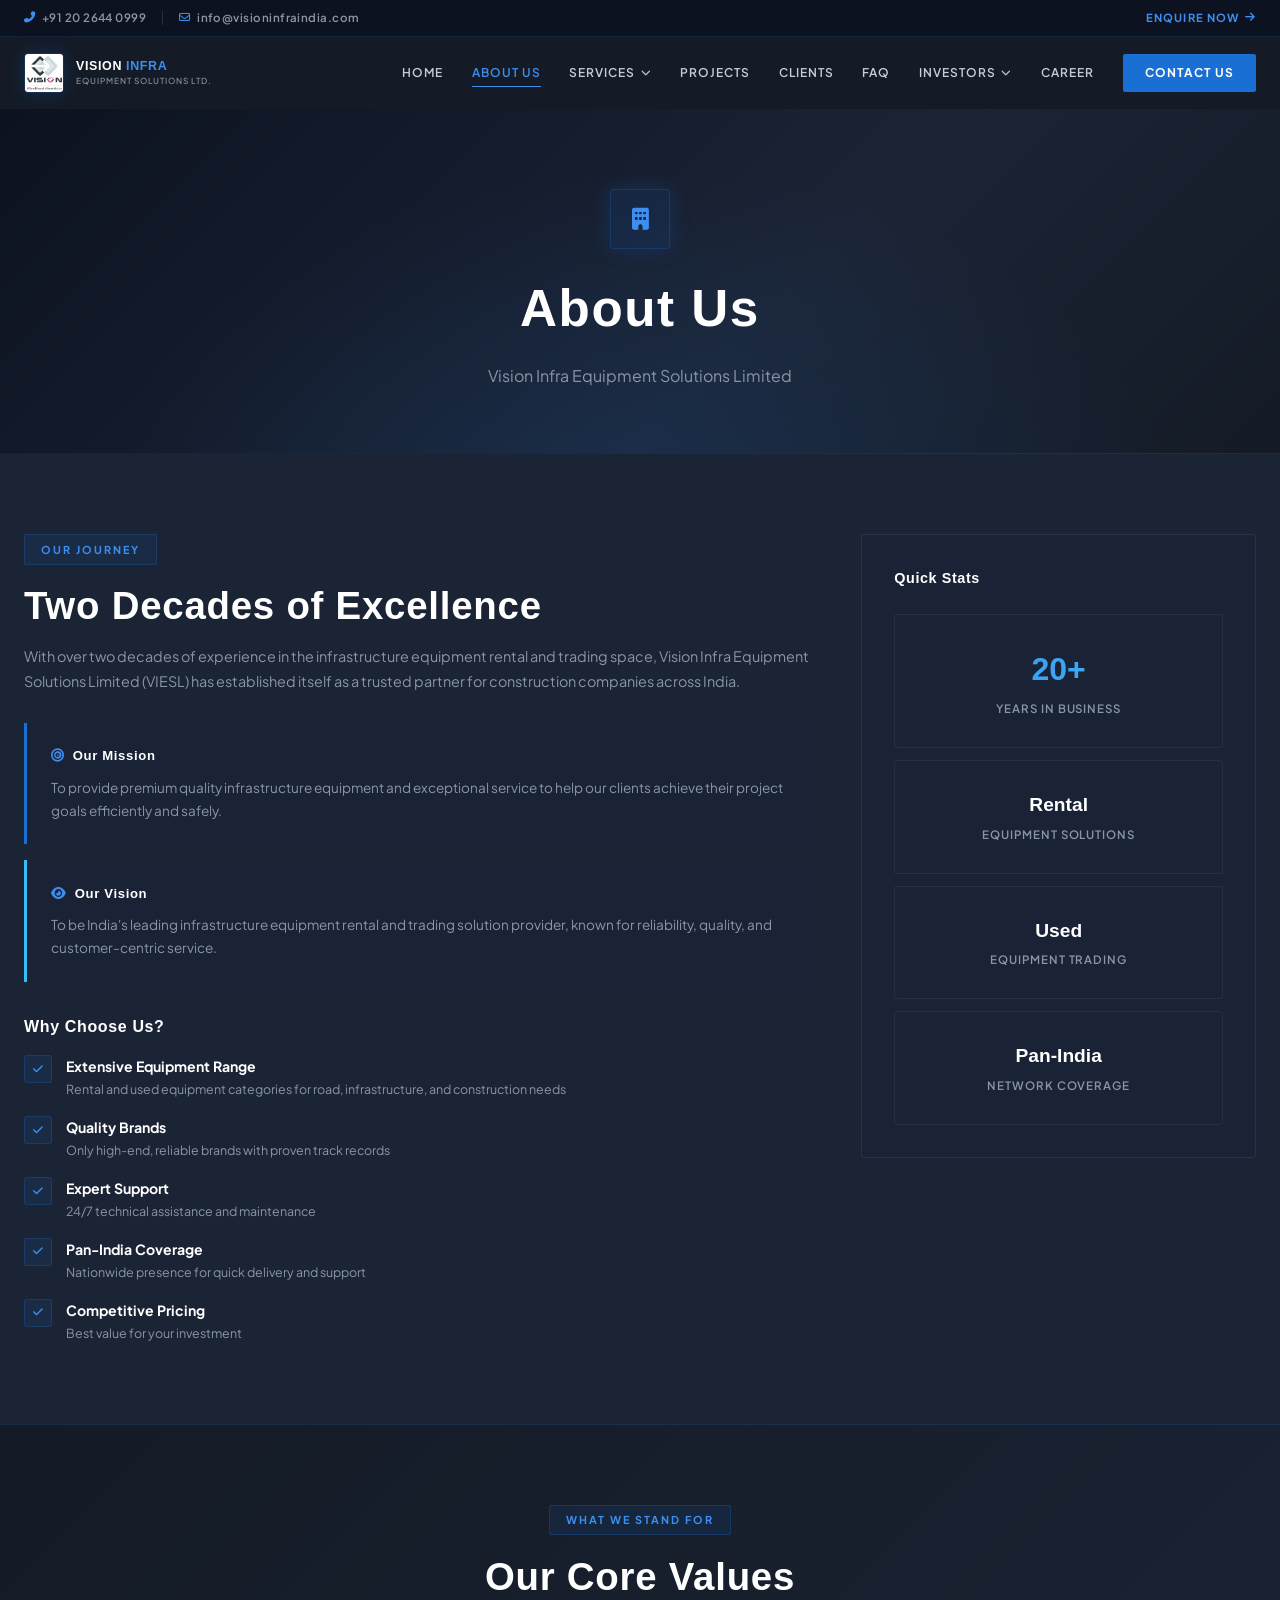
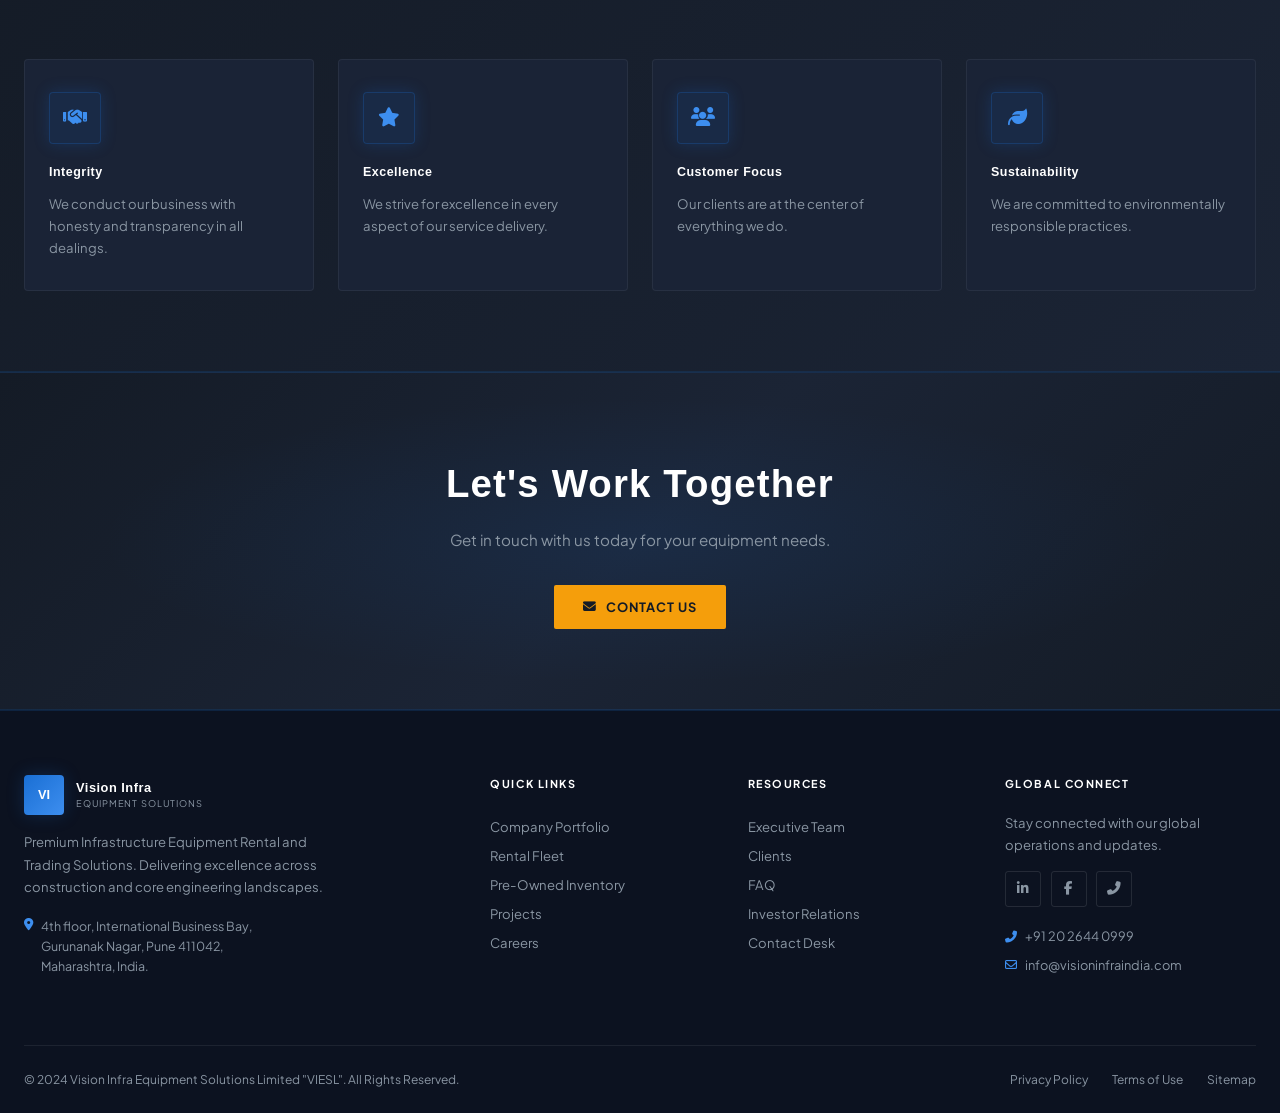
<file: about-us.html>
﻿<!DOCTYPE html>
<html lang="en">
<head>
  <meta charset="UTF-8" />
  <meta name="viewport" content="width=device-width, initial-scale=1.0" />
  <meta name="description" content="Vision Infra Equipment Solutions Limited provides premium infrastructure equipment rental, used equipment trading, and project support across India." />
  <title>About Us | Vision Infra Equipment Solutions</title>
  <link rel="preconnect" href="https://fonts.googleapis.com" />
  <link rel="preconnect" href="https://fonts.gstatic.com" crossorigin />
  <link href="https://fonts.googleapis.com/css2?family=Syncopate:wght@400;700&family=Plus+Jakarta+Sans:wght@300;400;500;600;700;800&display=swap" rel="stylesheet" />
  <link rel="stylesheet" href="https://cdnjs.cloudflare.com/ajax/libs/font-awesome/6.4.0/css/all.min.css" />
  <link rel="stylesheet" href="style.css" />
</head>
<body>
  <a class="skip-link" href="#main-content">Skip to main content</a>
  <div id="util-bar">
    <div class="container">
      <div class="util-inner">
        <div class="util-links">
          <a href="tel:+912026440999"><i class="fas fa-phone-alt"></i>+91 20 2644 0999</a>
          <span class="util-sep"></span>
          <a href="mailto:info@visioninfraindia.com"><i class="far fa-envelope"></i>info@visioninfraindia.com</a>
        </div>
        <a href="contact.html" class="util-cta">Enquire Now <i class="fas fa-arrow-right ms-1"></i></a>
      </div>
    </div>
  </div>
  <nav id="navbar">
    <div class="container">
      <div class="nav-inner">
        <a class="brand" href="index.html">
          <div class="brand-logo-wrap"><img src="images/logo.jpeg" alt="Vision Infra logo"></div>
          <div class="brand-text"><span class="brand-main">VISION <span>INFRA</span></span><span class="brand-sub">Equipment Solutions LTD.</span></div>
        </a>
        <div class="nav-links">
          <a class="nav-link" href="index.html">Home</a>
          <a class="nav-link" href="about-us.html">About Us</a>
          <div class="nav-dropdown">
            <a class="nav-link dropdown-toggle" href="services.html">Services <i class="fas fa-chevron-down caret" style="font-size:.6rem"></i></a>
            <div class="dropdown-menu">
              <a class="dropdown-item" href="services.html#rental"><i class="fas fa-calendar-alt"></i>Rental Equipments</a>
              <a class="dropdown-item" href="services.html#used"><i class="fas fa-box"></i>Used Equipments</a>
            </div>
          </div>
          <a class="nav-link" href="projects.html">Projects</a>
          <a class="nav-link" href="clients.html">Clients</a>
          <a class="nav-link" href="faq.html">FAQ</a>
          <div class="nav-dropdown">
            <a class="nav-link dropdown-toggle" href="investor.html">Investors <i class="fas fa-chevron-down caret" style="font-size:.6rem"></i></a>
            <div class="dropdown-menu">
              <a class="dropdown-item" href="investor.html"><i class="fas fa-chart-pie"></i>Investment Overview</a>
              <div class="dropdown-divider"></div>
              <a class="dropdown-item" href="investor.html#reports"><i class="fas fa-file-pdf"></i>Financial Reports</a>
              <a class="dropdown-item" href="investor.html#governance"><i class="fas fa-shield-alt"></i>Corporate Governance</a>
              <a class="dropdown-item" href="mailto:cs@visioninfraindia.com"><i class="fas fa-envelope"></i>Investor Contact</a>
            </div>
          </div>
          <a class="nav-link" href="career.html">Career</a>
          <a class="nav-cta-btn" href="contact.html">Contact Us</a>
        </div>
        <button class="nav-toggle" id="nav-toggle" aria-label="Menu" aria-expanded="false"><span class="bar"></span><span class="bar"></span><span class="bar"></span></button>
      </div>
      <nav class="nav-mobile" id="nav-mobile">
        <a class="nav-link" href="index.html">Home</a>
        <a class="nav-link" href="about-us.html">About Us</a>
        <a class="nav-link" href="services.html">Services</a>
        <a class="nav-link" href="services.html#rental">Rental Equipments</a>
        <a class="nav-link" href="services.html#used">Used Equipments</a>
        <a class="nav-link" href="projects.html">Projects</a>
        <a class="nav-link" href="clients.html">Clients</a>
        <a class="nav-link" href="faq.html">FAQ</a>
        <a class="nav-link" href="team.html">Team</a>
        <a class="nav-link" href="investor.html">Investor Relations</a>
        <a class="nav-link" href="career.html">Career</a>
        <a class="nav-cta-btn w-100" href="contact.html">Contact Us</a>
      </nav>
    </div>
  </nav>
  <main id="main-content"><div class="page active">
      <div class="page-banner">
        <div class="container">
          <div class="banner-icon"><i class="fas fa-building"></i></div>
          <h1>About Us</h1>
          <p class="lead">Vision Infra Equipment Solutions Limited</p>
        </div>
      </div>

      <section class="py-5 bg-off">
        <div class="container">
          <div class="row cols-2-1" style="align-items:start;gap:48px">
            <div>
              <div class="reveal">
                <div class="section-tag">Our Journey</div>
                <h2 class="section-title">Two Decades of Excellence</h2>
                <p class="text-muted" style="line-height:1.75;margin-bottom:28px;font-size:.9rem">With over two decades of experience in the infrastructure equipment rental and trading space, Vision Infra Equipment Solutions Limited (VIESL) has established itself as a trusted partner for construction companies across India.</p>
              </div>
              <div class="mv-block mission reveal">
                <h3><i class="fas fa-bullseye"></i>Our Mission</h3>
                <p>To provide premium quality infrastructure equipment and exceptional service to help our clients achieve their project goals efficiently and safely.</p>
              </div>
              <div class="mv-block vision reveal">
                <h3><i class="fas fa-eye"></i>Our Vision</h3>
                <p>To be India's leading infrastructure equipment rental and trading solution provider, known for reliability, quality, and customer-centric service.</p>
              </div>
              <h3 class="reveal" style="font-family:var(--ff-head);font-size:1rem;font-weight:700;color:var(--white);margin:32px 0 16px;letter-spacing:.04em">Why Choose Us?</h3>
              <ul class="bene-list reveal">
                <li><div class="bene-icon"><i class="fas fa-check"></i></div><div class="bene-txt"><strong>Extensive Equipment Range</strong><span>Rental and used equipment categories for road, infrastructure, and construction needs</span></div></li>
                <li><div class="bene-icon"><i class="fas fa-check"></i></div><div class="bene-txt"><strong>Quality Brands</strong><span>Only high-end, reliable brands with proven track records</span></div></li>
                <li><div class="bene-icon"><i class="fas fa-check"></i></div><div class="bene-txt"><strong>Expert Support</strong><span>24/7 technical assistance and maintenance</span></div></li>
                <li><div class="bene-icon"><i class="fas fa-check"></i></div><div class="bene-txt"><strong>Pan-India Coverage</strong><span>Nationwide presence for quick delivery and support</span></div></li>
                <li><div class="bene-icon"><i class="fas fa-check"></i></div><div class="bene-txt"><strong>Competitive Pricing</strong><span>Best value for your investment</span></div></li>
              </ul>
            </div>
            <div class="reveal d2">
              <div class="vi-form">
                <h5>Quick Stats</h5>
                <div style="display:grid;gap:12px">
                  <div class="stat-card"><div class="stat-num">20+</div><div class="stat-lbl">Years in Business</div></div>
                  <div class="stat-card"><div class="stat-num" style="font-size:1.2rem;background:none;-webkit-text-fill-color:var(--white)">Rental</div><div class="stat-lbl">Equipment Solutions</div></div>
                  <div class="stat-card"><div class="stat-num" style="font-size:1.2rem;background:none;-webkit-text-fill-color:var(--white)">Used</div><div class="stat-lbl">Equipment Trading</div></div>
                  <div class="stat-card"><div class="stat-num" style="font-size:1.2rem;background:none;-webkit-text-fill-color:var(--white)">Pan-India</div><div class="stat-lbl">Network Coverage</div></div>
                </div>
              </div>
            </div>
          </div>
        </div>
      </section>

      <section class="py-5 bg-gradient-blue">
        <div class="container">
          <div class="text-center mb-60 reveal">
            <div class="section-tag">What We Stand For</div>
            <h2 class="section-title">Our Core Values</h2>
          </div>
          <div class="row cols-4">
            <div class="reveal d1"><div class="feature-box"><div class="feature-icon"><i class="fas fa-handshake"></i></div><h5>Integrity</h5><p>We conduct our business with honesty and transparency in all dealings.</p></div></div>
            <div class="reveal d2"><div class="feature-box"><div class="feature-icon"><i class="fas fa-star"></i></div><h5>Excellence</h5><p>We strive for excellence in every aspect of our service delivery.</p></div></div>
            <div class="reveal d3"><div class="feature-box"><div class="feature-icon"><i class="fas fa-users"></i></div><h5>Customer Focus</h5><p>Our clients are at the center of everything we do.</p></div></div>
            <div class="reveal d4"><div class="feature-box"><div class="feature-icon"><i class="fas fa-leaf"></i></div><h5>Sustainability</h5><p>We are committed to environmentally responsible practices.</p></div></div>
          </div>
        </div>
      </section>

      <section class="vi-cta">
        <div class="container reveal">
          <h2>Let's Work Together</h2>
          <p class="sub">Get in touch with us today for your equipment needs.</p>
          <button class="btn-amber" onclick="window.location.href='contact.html'"><i class="fas fa-envelope"></i>Contact Us</button>
        </div>
      </section>
    </div>

    <!-- â”€â”€ CAREER â”€â”€â”€â”€â”€â”€â”€â”€â”€â”€â”€â”€â”€â”€â”€â”€â”€â”€â”€â”€â”€â”€â”€â”€â”€â”€â”€â”€â”€â”€â”€â”€â”€â”€â”€â”€â”€â”€â”€â”€â”€â”€â”€â”€â”€â”€â”€â”€â”€â”€â”€â”€â”€â”€â”€ -->
  </main>
  <footer>
    <div class="container footer-grid">
      <div class="footer-layout">
        <div>
          <div class="footer-brand-lockup"><div class="footer-brand-mark">VI</div><div><div class="footer-brand-name">Vision Infra</div><div class="footer-brand-sub">Equipment Solutions</div></div></div>
          <p class="footer-desc">Premium Infrastructure Equipment Rental and Trading Solutions. Delivering excellence across construction and core engineering landscapes.</p>
          <address class="footer-addr" style="font-style:normal"><i class="fas fa-map-marker-alt"></i><span>4th floor, International Business Bay,<br />Gurunanak Nagar, Pune 411042,<br />Maharashtra, India.</span></address>
        </div>
        <div><div class="footer-col-title">Quick Links</div><div class="footer-links" style="display:flex;flex-direction:column"><a href="about-us.html">Company Portfolio</a><a href="services.html#rental">Rental Fleet</a><a href="services.html#used">Pre-Owned Inventory</a><a href="projects.html">Projects</a><a href="career.html">Careers</a></div></div>
        <div><div class="footer-col-title">Resources</div><div class="footer-links" style="display:flex;flex-direction:column"><a href="team.html">Executive Team</a><a href="clients.html">Clients</a><a href="faq.html">FAQ</a><a href="investor.html">Investor Relations</a><a href="contact.html">Contact Desk</a></div></div>
        <div><div class="footer-col-title">Global Connect</div><p style="font-size:.82rem;color:var(--silver);margin-bottom:16px;line-height:1.65">Stay connected with our global operations and updates.</p><div class="footer-socials"><a class="footer-soc" href="#" aria-label="LinkedIn"><i class="fab fa-linkedin-in"></i></a><a class="footer-soc" href="#" aria-label="Facebook"><i class="fab fa-facebook-f"></i></a><a class="footer-soc" href="tel:+912026440999" aria-label="Phone"><i class="fas fa-phone-alt"></i></a></div><div class="footer-contact"><div class="footer-contact-line"><i class="fas fa-phone-alt"></i><span>+91 20 2644 0999</span></div><div class="footer-contact-line"><i class="far fa-envelope"></i><a href="mailto:info@visioninfraindia.com">info@visioninfraindia.com</a></div></div></div>
      </div>
    </div>
    <div class="footer-legal"><div class="container"><div class="inner"><p class="copy">&copy; 2024 Vision Infra Equipment Solutions Limited "VIESL". All Rights Reserved.</p><nav class="legal-links"><a href="#">Privacy Policy</a><a href="#">Terms of Use</a><a href="index.html">Sitemap</a></nav></div></div></div>
  </footer>
  <script src="script.js"></script>
</body>
</html>
</file>
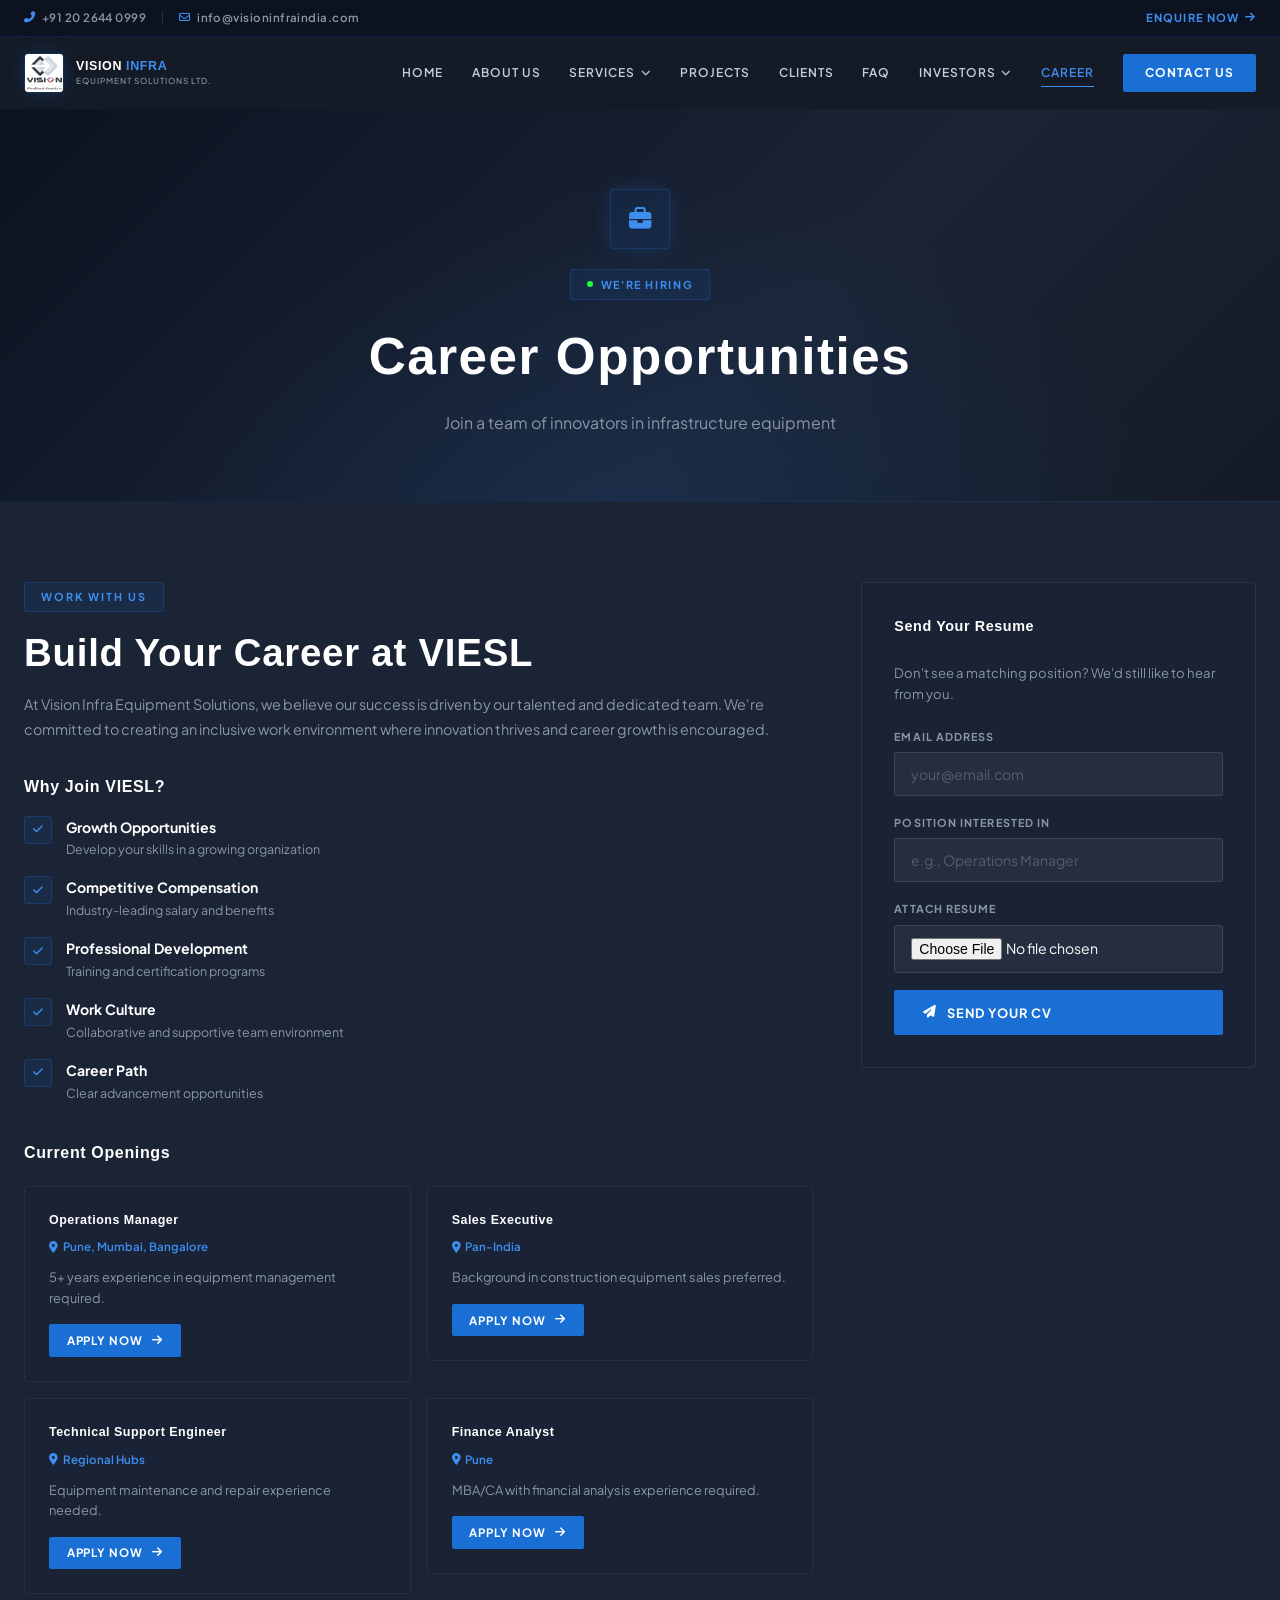
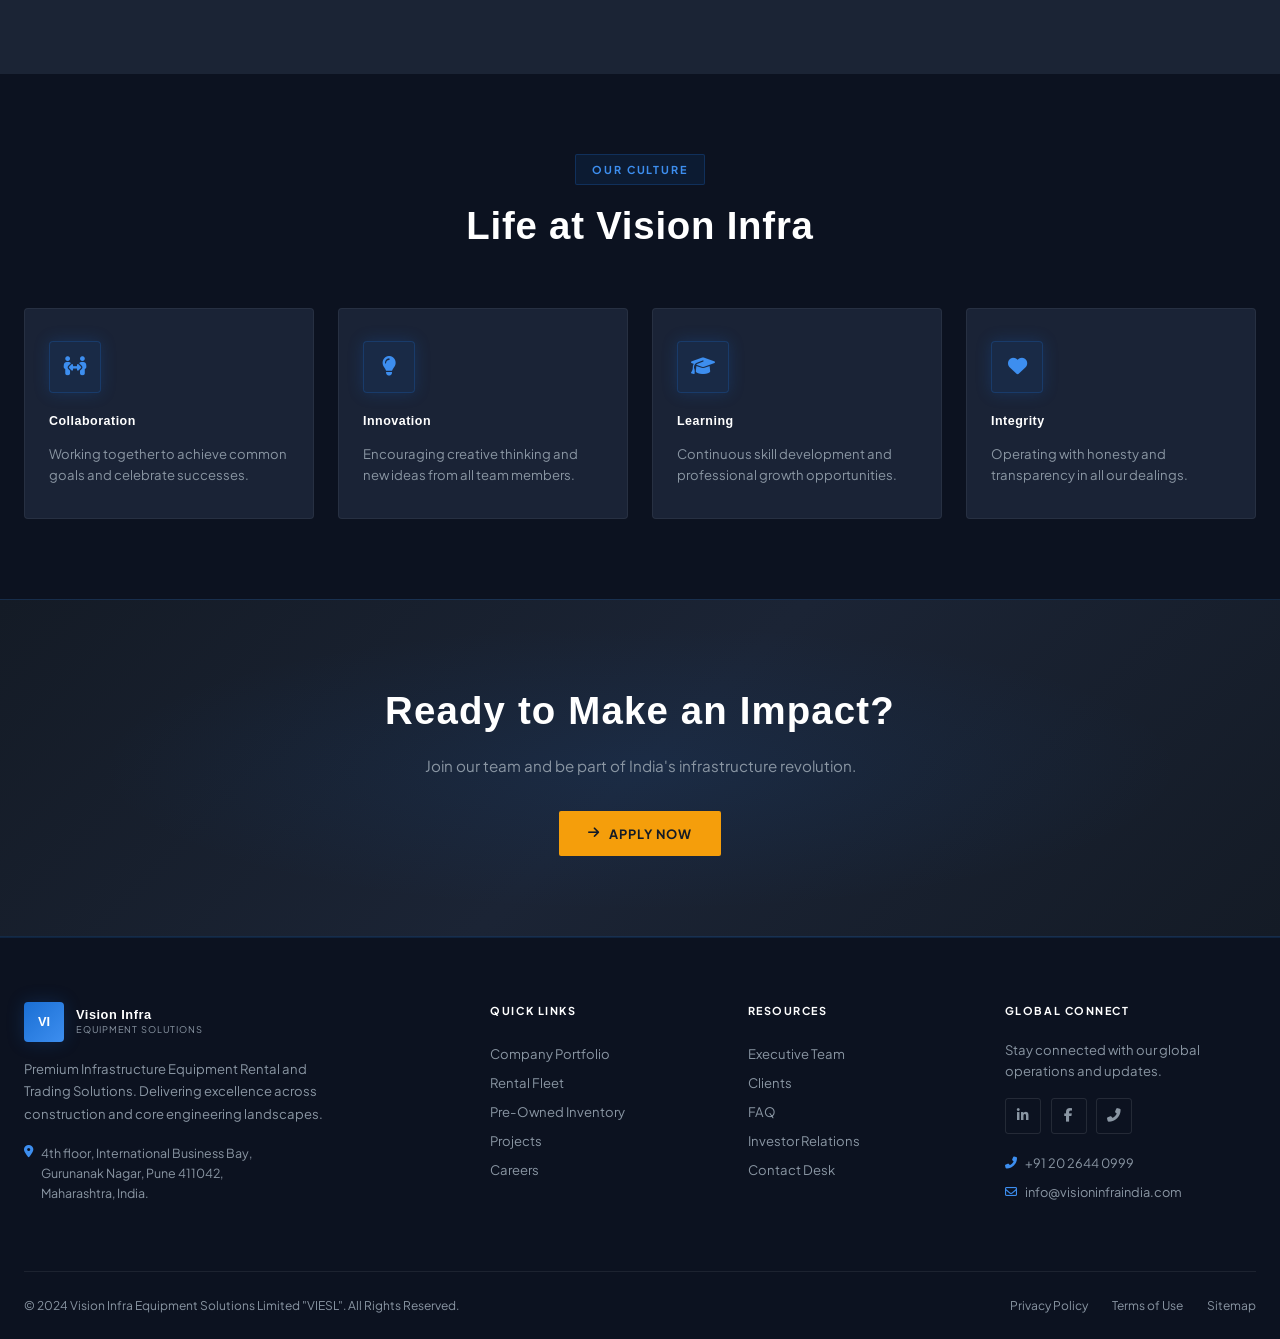
<file: career.html>
﻿<!DOCTYPE html>
<html lang="en">
<head>
  <meta charset="UTF-8" />
  <meta name="viewport" content="width=device-width, initial-scale=1.0" />
  <meta name="description" content="Vision Infra Equipment Solutions Limited provides premium infrastructure equipment rental, used equipment trading, and project support across India." />
  <title>Careers | Vision Infra Equipment Solutions</title>
  <link rel="preconnect" href="https://fonts.googleapis.com" />
  <link rel="preconnect" href="https://fonts.gstatic.com" crossorigin />
  <link href="https://fonts.googleapis.com/css2?family=Syncopate:wght@400;700&family=Plus+Jakarta+Sans:wght@300;400;500;600;700;800&display=swap" rel="stylesheet" />
  <link rel="stylesheet" href="https://cdnjs.cloudflare.com/ajax/libs/font-awesome/6.4.0/css/all.min.css" />
  <link rel="stylesheet" href="style.css" />
</head>
<body>
  <a class="skip-link" href="#main-content">Skip to main content</a>
  <div id="util-bar">
    <div class="container">
      <div class="util-inner">
        <div class="util-links">
          <a href="tel:+912026440999"><i class="fas fa-phone-alt"></i>+91 20 2644 0999</a>
          <span class="util-sep"></span>
          <a href="mailto:info@visioninfraindia.com"><i class="far fa-envelope"></i>info@visioninfraindia.com</a>
        </div>
        <a href="contact.html" class="util-cta">Enquire Now <i class="fas fa-arrow-right ms-1"></i></a>
      </div>
    </div>
  </div>
  <nav id="navbar">
    <div class="container">
      <div class="nav-inner">
        <a class="brand" href="index.html">
          <div class="brand-logo-wrap"><img src="images/logo.jpeg" alt="Vision Infra logo"></div>
          <div class="brand-text"><span class="brand-main">VISION <span>INFRA</span></span><span class="brand-sub">Equipment Solutions LTD.</span></div>
        </a>
        <div class="nav-links">
          <a class="nav-link" href="index.html">Home</a>
          <a class="nav-link" href="about-us.html">About Us</a>
          <div class="nav-dropdown">
            <a class="nav-link dropdown-toggle" href="services.html">Services <i class="fas fa-chevron-down caret" style="font-size:.6rem"></i></a>
            <div class="dropdown-menu">
              <a class="dropdown-item" href="services.html#rental"><i class="fas fa-calendar-alt"></i>Rental Equipments</a>
              <a class="dropdown-item" href="services.html#used"><i class="fas fa-box"></i>Used Equipments</a>
            </div>
          </div>
          <a class="nav-link" href="projects.html">Projects</a>
          <a class="nav-link" href="clients.html">Clients</a>
          <a class="nav-link" href="faq.html">FAQ</a>
          <div class="nav-dropdown">
            <a class="nav-link dropdown-toggle" href="investor.html">Investors <i class="fas fa-chevron-down caret" style="font-size:.6rem"></i></a>
            <div class="dropdown-menu">
              <a class="dropdown-item" href="investor.html"><i class="fas fa-chart-pie"></i>Investment Overview</a>
              <div class="dropdown-divider"></div>
              <a class="dropdown-item" href="investor.html#reports"><i class="fas fa-file-pdf"></i>Financial Reports</a>
              <a class="dropdown-item" href="investor.html#governance"><i class="fas fa-shield-alt"></i>Corporate Governance</a>
              <a class="dropdown-item" href="mailto:cs@visioninfraindia.com"><i class="fas fa-envelope"></i>Investor Contact</a>
            </div>
          </div>
          <a class="nav-link" href="career.html">Career</a>
          <a class="nav-cta-btn" href="contact.html">Contact Us</a>
        </div>
        <button class="nav-toggle" id="nav-toggle" aria-label="Menu" aria-expanded="false"><span class="bar"></span><span class="bar"></span><span class="bar"></span></button>
      </div>
      <nav class="nav-mobile" id="nav-mobile">
        <a class="nav-link" href="index.html">Home</a>
        <a class="nav-link" href="about-us.html">About Us</a>
        <a class="nav-link" href="services.html">Services</a>
        <a class="nav-link" href="services.html#rental">Rental Equipments</a>
        <a class="nav-link" href="services.html#used">Used Equipments</a>
        <a class="nav-link" href="projects.html">Projects</a>
        <a class="nav-link" href="clients.html">Clients</a>
        <a class="nav-link" href="faq.html">FAQ</a>
        <a class="nav-link" href="team.html">Team</a>
        <a class="nav-link" href="investor.html">Investor Relations</a>
        <a class="nav-link" href="career.html">Career</a>
        <a class="nav-cta-btn w-100" href="contact.html">Contact Us</a>
      </nav>
    </div>
  </nav>
  <main id="main-content"><div class="page active">
      <div class="page-banner">
        <div class="container">
          <div class="banner-icon"><i class="fas fa-briefcase"></i></div>
          <div class="banner-badge"><span class="dot"></span>We're Hiring</div>
          <h1>Career Opportunities</h1>
          <p class="lead">Join a team of innovators in infrastructure equipment</p>
        </div>
      </div>

      <section class="py-5 bg-off">
        <div class="container">
          <div class="row cols-2-1" style="align-items:start;gap:48px">
            <div>
              <div class="reveal">
                <div class="section-tag">Work With Us</div>
                <h2 class="section-title">Build Your Career at VIESL</h2>
                <p class="text-muted" style="line-height:1.75;margin-bottom:32px;font-size:.9rem">At Vision Infra Equipment Solutions, we believe our success is driven by our talented and dedicated team. We're committed to creating an inclusive work environment where innovation thrives and career growth is encouraged.</p>
              </div>
              <h3 class="reveal" style="font-family:var(--ff-head);font-size:1rem;font-weight:700;color:var(--white);margin-bottom:16px;letter-spacing:.04em">Why Join VIESL?</h3>
              <ul class="bene-list reveal">
                <li><div class="bene-icon"><i class="fas fa-check"></i></div><div class="bene-txt"><strong>Growth Opportunities</strong><span>Develop your skills in a growing organization</span></div></li>
                <li><div class="bene-icon"><i class="fas fa-check"></i></div><div class="bene-txt"><strong>Competitive Compensation</strong><span>Industry-leading salary and benefits</span></div></li>
                <li><div class="bene-icon"><i class="fas fa-check"></i></div><div class="bene-txt"><strong>Professional Development</strong><span>Training and certification programs</span></div></li>
                <li><div class="bene-icon"><i class="fas fa-check"></i></div><div class="bene-txt"><strong>Work Culture</strong><span>Collaborative and supportive team environment</span></div></li>
                <li><div class="bene-icon"><i class="fas fa-check"></i></div><div class="bene-txt"><strong>Career Path</strong><span>Clear advancement opportunities</span></div></li>
              </ul>
              <h3 class="reveal" style="font-family:var(--ff-head);font-size:1rem;font-weight:700;color:var(--white);margin:36px 0 20px;letter-spacing:.04em">Current Openings</h3>
              <div class="row cols-2 g-3">
                <div class="reveal d1"><div class="job-card"><h5>Operations Manager</h5><div class="job-loc"><i class="fas fa-map-marker-alt"></i>Pune, Mumbai, Bangalore</div><p class="job-desc">5+ years experience in equipment management required.</p><button class="btn-primary btn-sm">Apply Now <i class="fas fa-arrow-right"></i></button></div></div>
                <div class="reveal d2"><div class="job-card"><h5>Sales Executive</h5><div class="job-loc"><i class="fas fa-map-marker-alt"></i>Pan-India</div><p class="job-desc">Background in construction equipment sales preferred.</p><button class="btn-primary btn-sm">Apply Now <i class="fas fa-arrow-right"></i></button></div></div>
                <div class="reveal d3"><div class="job-card"><h5>Technical Support Engineer</h5><div class="job-loc"><i class="fas fa-map-marker-alt"></i>Regional Hubs</div><p class="job-desc">Equipment maintenance and repair experience needed.</p><button class="btn-primary btn-sm">Apply Now <i class="fas fa-arrow-right"></i></button></div></div>
                <div class="reveal d4"><div class="job-card"><h5>Finance Analyst</h5><div class="job-loc"><i class="fas fa-map-marker-alt"></i>Pune</div><p class="job-desc">MBA/CA with financial analysis experience required.</p><button class="btn-primary btn-sm">Apply Now <i class="fas fa-arrow-right"></i></button></div></div>
              </div>
            </div>
            <div class="reveal d2">
              <div class="vi-form">
                <h5>Send Your Resume</h5>
                <p class="text-muted small mb-4" style="line-height:1.6">Don't see a matching position? We'd still like to hear from you.</p>
                <div class="form-group"><label>Email Address</label><input type="email" class="form-control" placeholder="your@email.com" /></div>
                <div class="form-group"><label>Position Interested In</label><input type="text" class="form-control" placeholder="e.g., Operations Manager" /></div>
                <div class="form-group"><label>Attach Resume</label><input type="file" class="form-control" /></div>
                <button class="btn-primary w-100"><i class="fas fa-paper-plane"></i>Send Your CV</button>
              </div>
            </div>
          </div>
        </div>
      </section>

      <section class="py-5 bg-culture">
        <div class="container">
          <div class="text-center mb-60 reveal">
            <div class="section-tag">Our Culture</div>
            <h2 class="section-title">Life at Vision Infra</h2>
          </div>
          <div class="row cols-4">
            <div class="reveal d1"><div class="feature-box"><div class="feature-icon"><i class="fas fa-people-arrows"></i></div><h5>Collaboration</h5><p>Working together to achieve common goals and celebrate successes.</p></div></div>
            <div class="reveal d2"><div class="feature-box"><div class="feature-icon"><i class="fas fa-lightbulb"></i></div><h5>Innovation</h5><p>Encouraging creative thinking and new ideas from all team members.</p></div></div>
            <div class="reveal d3"><div class="feature-box"><div class="feature-icon"><i class="fas fa-graduation-cap"></i></div><h5>Learning</h5><p>Continuous skill development and professional growth opportunities.</p></div></div>
            <div class="reveal d4"><div class="feature-box"><div class="feature-icon"><i class="fas fa-heart"></i></div><h5>Integrity</h5><p>Operating with honesty and transparency in all our dealings.</p></div></div>
          </div>
        </div>
      </section>

      <section class="vi-cta">
        <div class="container reveal">
          <h2>Ready to Make an Impact?</h2>
          <p class="sub">Join our team and be part of India's infrastructure revolution.</p>
          <button class="btn-amber" onclick="window.location.href='contact.html'"><i class="fas fa-arrow-right"></i>Apply Now</button>
        </div>
      </section>
    </div>

    <!-- â”€â”€ CONTACT â”€â”€â”€â”€â”€â”€â”€â”€â”€â”€â”€â”€â”€â”€â”€â”€â”€â”€â”€â”€â”€â”€â”€â”€â”€â”€â”€â”€â”€â”€â”€â”€â”€â”€â”€â”€â”€â”€â”€â”€â”€â”€â”€â”€â”€â”€â”€â”€â”€â”€â”€â”€â”€â”€ -->
  </main>
  <footer>
    <div class="container footer-grid">
      <div class="footer-layout">
        <div>
          <div class="footer-brand-lockup"><div class="footer-brand-mark">VI</div><div><div class="footer-brand-name">Vision Infra</div><div class="footer-brand-sub">Equipment Solutions</div></div></div>
          <p class="footer-desc">Premium Infrastructure Equipment Rental and Trading Solutions. Delivering excellence across construction and core engineering landscapes.</p>
          <address class="footer-addr" style="font-style:normal"><i class="fas fa-map-marker-alt"></i><span>4th floor, International Business Bay,<br />Gurunanak Nagar, Pune 411042,<br />Maharashtra, India.</span></address>
        </div>
        <div><div class="footer-col-title">Quick Links</div><div class="footer-links" style="display:flex;flex-direction:column"><a href="about-us.html">Company Portfolio</a><a href="services.html#rental">Rental Fleet</a><a href="services.html#used">Pre-Owned Inventory</a><a href="projects.html">Projects</a><a href="career.html">Careers</a></div></div>
        <div><div class="footer-col-title">Resources</div><div class="footer-links" style="display:flex;flex-direction:column"><a href="team.html">Executive Team</a><a href="clients.html">Clients</a><a href="faq.html">FAQ</a><a href="investor.html">Investor Relations</a><a href="contact.html">Contact Desk</a></div></div>
        <div><div class="footer-col-title">Global Connect</div><p style="font-size:.82rem;color:var(--silver);margin-bottom:16px;line-height:1.65">Stay connected with our global operations and updates.</p><div class="footer-socials"><a class="footer-soc" href="#" aria-label="LinkedIn"><i class="fab fa-linkedin-in"></i></a><a class="footer-soc" href="#" aria-label="Facebook"><i class="fab fa-facebook-f"></i></a><a class="footer-soc" href="tel:+912026440999" aria-label="Phone"><i class="fas fa-phone-alt"></i></a></div><div class="footer-contact"><div class="footer-contact-line"><i class="fas fa-phone-alt"></i><span>+91 20 2644 0999</span></div><div class="footer-contact-line"><i class="far fa-envelope"></i><a href="mailto:info@visioninfraindia.com">info@visioninfraindia.com</a></div></div></div>
      </div>
    </div>
    <div class="footer-legal"><div class="container"><div class="inner"><p class="copy">&copy; 2024 Vision Infra Equipment Solutions Limited "VIESL". All Rights Reserved.</p><nav class="legal-links"><a href="#">Privacy Policy</a><a href="#">Terms of Use</a><a href="index.html">Sitemap</a></nav></div></div></div>
  </footer>
  <script src="script.js"></script>
</body>
</html>
</file>
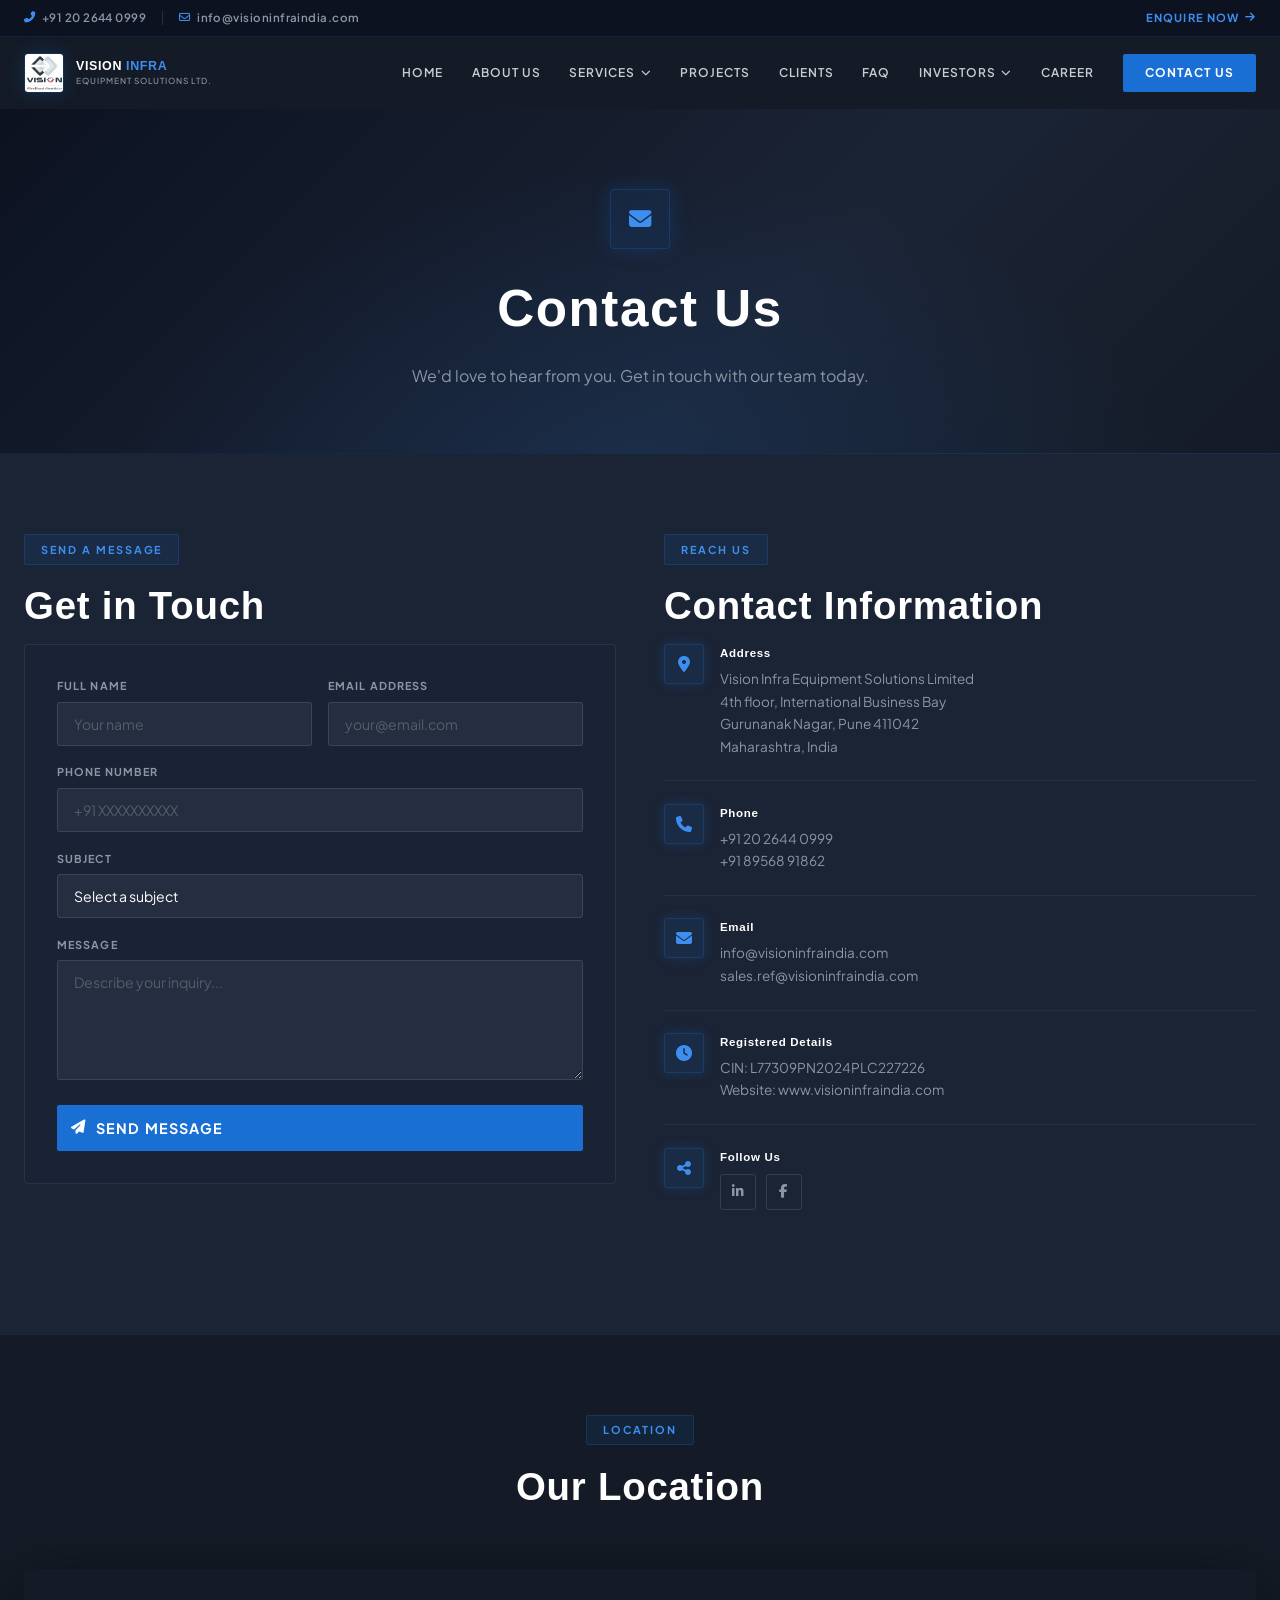
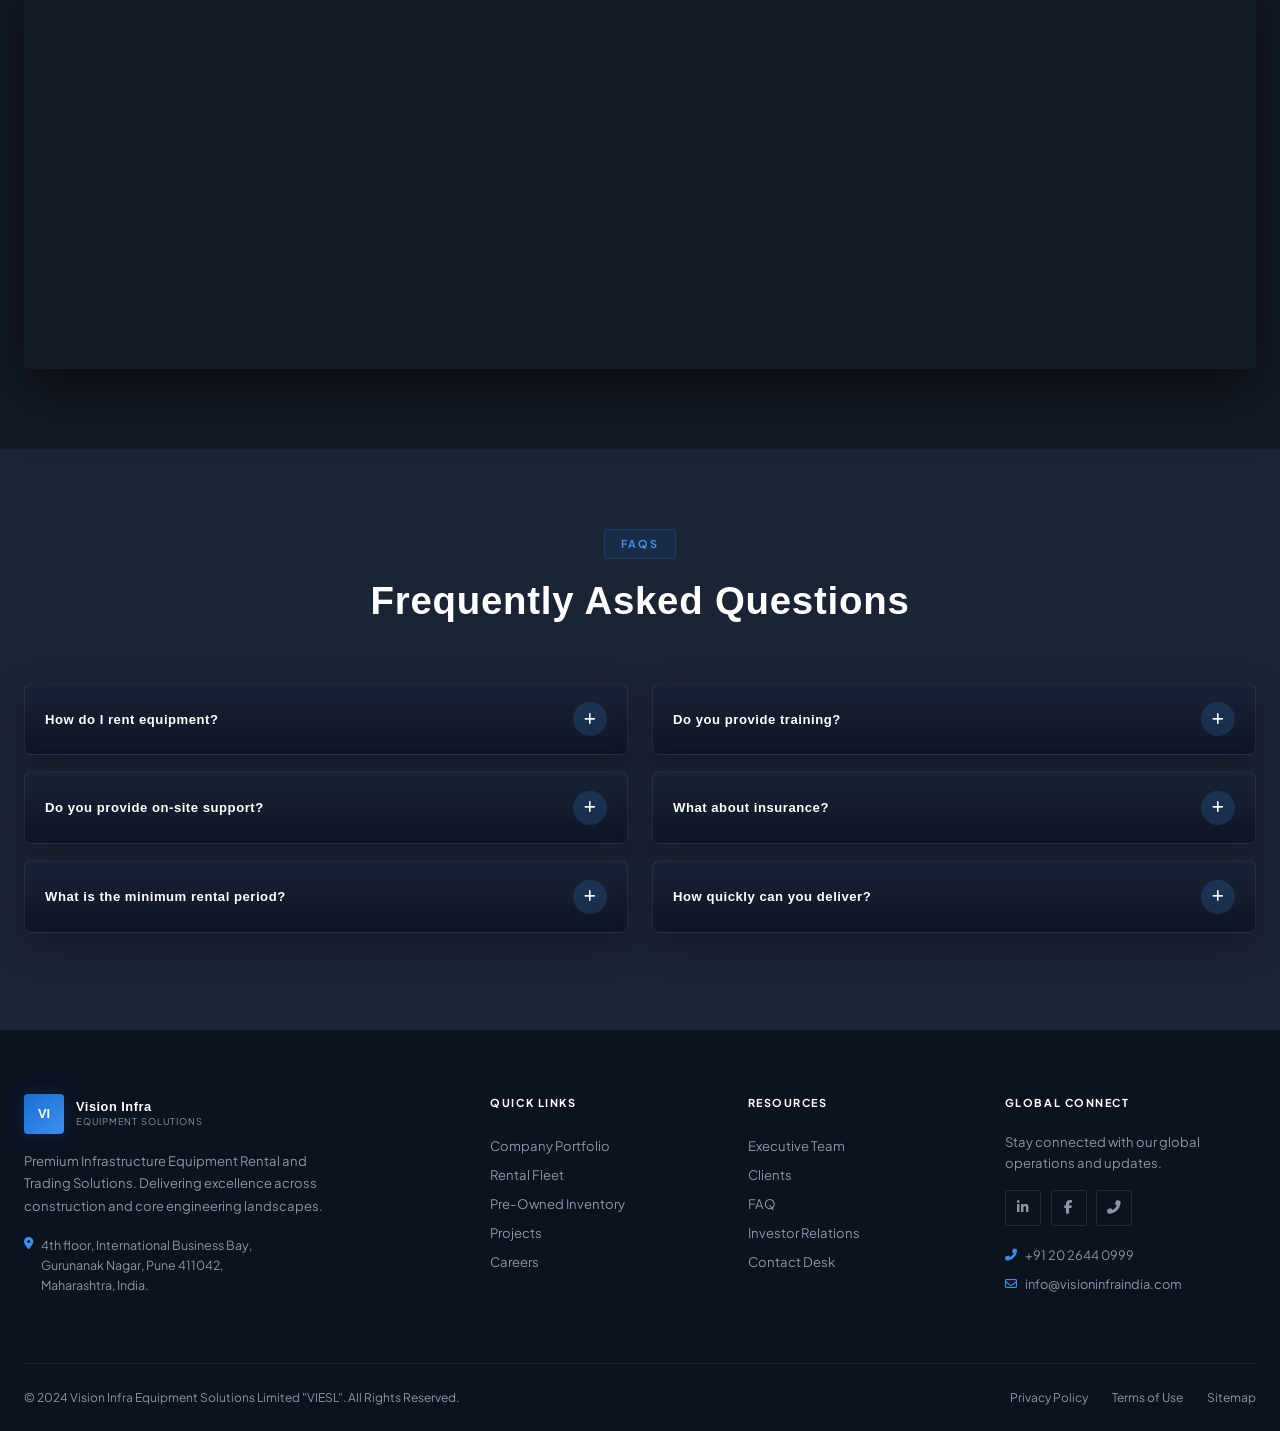
<file: contact.html>
﻿<!DOCTYPE html>
<html lang="en">
<head>
  <meta charset="UTF-8" />
  <meta name="viewport" content="width=device-width, initial-scale=1.0" />
  <meta name="description" content="Vision Infra Equipment Solutions Limited provides premium infrastructure equipment rental, used equipment trading, and project support across India." />
  <title>Contact Us | Vision Infra Equipment Solutions</title>
  <link rel="preconnect" href="https://fonts.googleapis.com" />
  <link rel="preconnect" href="https://fonts.gstatic.com" crossorigin />
  <link href="https://fonts.googleapis.com/css2?family=Syncopate:wght@400;700&family=Plus+Jakarta+Sans:wght@300;400;500;600;700;800&display=swap" rel="stylesheet" />
  <link rel="stylesheet" href="https://cdnjs.cloudflare.com/ajax/libs/font-awesome/6.4.0/css/all.min.css" />
  <link rel="stylesheet" href="style.css" />
</head>
<body>
  <a class="skip-link" href="#main-content">Skip to main content</a>
  <div id="util-bar">
    <div class="container">
      <div class="util-inner">
        <div class="util-links">
          <a href="tel:+912026440999"><i class="fas fa-phone-alt"></i>+91 20 2644 0999</a>
          <span class="util-sep"></span>
          <a href="mailto:info@visioninfraindia.com"><i class="far fa-envelope"></i>info@visioninfraindia.com</a>
        </div>
        <a href="contact.html" class="util-cta">Enquire Now <i class="fas fa-arrow-right ms-1"></i></a>
      </div>
    </div>
  </div>
  <nav id="navbar">
    <div class="container">
      <div class="nav-inner">
        <a class="brand" href="index.html">
          <div class="brand-logo-wrap"><img src="images/logo.jpeg" alt="Vision Infra logo"></div>
          <div class="brand-text"><span class="brand-main">VISION <span>INFRA</span></span><span class="brand-sub">Equipment Solutions LTD.</span></div>
        </a>
        <div class="nav-links">
          <a class="nav-link" href="index.html">Home</a>
          <a class="nav-link" href="about-us.html">About Us</a>
          <div class="nav-dropdown">
            <a class="nav-link dropdown-toggle" href="services.html">Services <i class="fas fa-chevron-down caret" style="font-size:.6rem"></i></a>
            <div class="dropdown-menu">
              <a class="dropdown-item" href="services.html#rental"><i class="fas fa-calendar-alt"></i>Rental Equipments</a>
              <a class="dropdown-item" href="services.html#used"><i class="fas fa-box"></i>Used Equipments</a>
            </div>
          </div>
          <a class="nav-link" href="projects.html">Projects</a>
          <a class="nav-link" href="clients.html">Clients</a>
          <a class="nav-link" href="faq.html">FAQ</a>
          <div class="nav-dropdown">
            <a class="nav-link dropdown-toggle" href="investor.html">Investors <i class="fas fa-chevron-down caret" style="font-size:.6rem"></i></a>
            <div class="dropdown-menu">
              <a class="dropdown-item" href="investor.html"><i class="fas fa-chart-pie"></i>Investment Overview</a>
              <div class="dropdown-divider"></div>
              <a class="dropdown-item" href="investor.html#reports"><i class="fas fa-file-pdf"></i>Financial Reports</a>
              <a class="dropdown-item" href="investor.html#governance"><i class="fas fa-shield-alt"></i>Corporate Governance</a>
              <a class="dropdown-item" href="mailto:cs@visioninfraindia.com"><i class="fas fa-envelope"></i>Investor Contact</a>
            </div>
          </div>
          <a class="nav-link" href="career.html">Career</a>
          <a class="nav-cta-btn" href="contact.html">Contact Us</a>
        </div>
        <button class="nav-toggle" id="nav-toggle" aria-label="Menu" aria-expanded="false"><span class="bar"></span><span class="bar"></span><span class="bar"></span></button>
      </div>
      <nav class="nav-mobile" id="nav-mobile">
        <a class="nav-link" href="index.html">Home</a>
        <a class="nav-link" href="about-us.html">About Us</a>
        <a class="nav-link" href="services.html">Services</a>
        <a class="nav-link" href="services.html#rental">Rental Equipments</a>
        <a class="nav-link" href="services.html#used">Used Equipments</a>
        <a class="nav-link" href="projects.html">Projects</a>
        <a class="nav-link" href="clients.html">Clients</a>
        <a class="nav-link" href="faq.html">FAQ</a>
        <a class="nav-link" href="team.html">Team</a>
        <a class="nav-link" href="investor.html">Investor Relations</a>
        <a class="nav-link" href="career.html">Career</a>
        <a class="nav-cta-btn w-100" href="contact.html">Contact Us</a>
      </nav>
    </div>
  </nav>
  <main id="main-content"><div class="page active">
      <div class="page-banner">
        <div class="container">
          <div class="banner-icon"><i class="fas fa-envelope"></i></div>
          <h1>Contact Us</h1>
          <p class="lead">We'd love to hear from you. Get in touch with our team today.</p>
        </div>
      </div>

      <section class="py-5 bg-off">
        <div class="container">
          <div class="row cols-2" style="align-items:start;gap:48px">
            <div>
              <div class="reveal">
                <div class="section-tag">Send a Message</div>
                <h2 class="section-title">Get in Touch</h2>
              </div>
              <div class="vi-form reveal">
                <div class="row cols-2 g-3">
                  <div class="form-group"><label>Full Name</label><input type="text" class="form-control" placeholder="Your name" /></div>
                  <div class="form-group"><label>Email Address</label><input type="email" class="form-control" placeholder="your@email.com" /></div>
                </div>
                <div class="form-group"><label>Phone Number</label><input type="tel" class="form-control" placeholder="+91 XXXXXXXXXX" /></div>
                <div class="form-group"><label>Subject</label>
                  <select class="form-control">
                    <option>Select a subject</option>
                    <option>Rental Inquiry</option>
                    <option>Purchase Inquiry</option>
                    <option>Technical Support</option>
                    <option>Partnership</option>
                    <option>Other</option>
                  </select>
                </div>
                <div class="form-group"><label>Message</label><textarea class="form-control" rows="5" placeholder="Describe your inquiry..."></textarea></div>
                <button class="btn-primary w-100" style="padding:14px;font-size:.9rem"><i class="fas fa-paper-plane"></i>Send Message</button>
              </div>
            </div>
            <div>
              <div class="reveal">
                <div class="section-tag">Reach Us</div>
                <h2 class="section-title">Contact Information</h2>
              </div>
              <div class="reveal">
                <div class="contact-item"><div class="c-icon"><i class="fas fa-map-marker-alt"></i></div><div class="c-body"><h5>Address</h5><p>Vision Infra Equipment Solutions Limited<br />4th floor, International Business Bay<br />Gurunanak Nagar, Pune 411042<br />Maharashtra, India</p></div></div>
                <div class="contact-item"><div class="c-icon"><i class="fas fa-phone"></i></div><div class="c-body"><h5>Phone</h5><p><a href="tel:+912026440999">+91 20 2644 0999</a><br /><a href="tel:+918956891862">+91 89568 91862</a></p></div></div>
                <div class="contact-item"><div class="c-icon"><i class="fas fa-envelope"></i></div><div class="c-body"><h5>Email</h5><p><a href="mailto:info@visioninfraindia.com">info@visioninfraindia.com</a><br /><a href="mailto:sales.ref@visioninfraindia.com">sales.ref@visioninfraindia.com</a></p></div></div>
                <div class="contact-item"><div class="c-icon"><i class="fas fa-clock"></i></div><div class="c-body"><h5>Registered Details</h5><p>CIN: L77309PN2024PLC227226<br />Website: www.visioninfraindia.com</p></div></div>
                <div class="contact-item"><div class="c-icon"><i class="fas fa-share-alt"></i></div><div class="c-body"><h5>Follow Us</h5><div class="soc-strip"><a class="soc-btn" href="#"><i class="fab fa-linkedin-in"></i></a><a class="soc-btn" href="#"><i class="fab fa-facebook-f"></i></a></div></div></div>
              </div>
            </div>
          </div>
        </div>
      </section>

      <section class="py-5">
        <div class="container">
          <div class="text-center mb-60 reveal">
            <div class="section-tag">Location</div>
            <h2 class="section-title">Our Location</h2>
          </div>
          <div class="detail-img reveal" style="height:400px;overflow:hidden;border-radius:4px">
            <iframe src="https://www.google.com/maps/embed?pb=!1m18!1m12!1m3!1d125.17023887790197!2d73.87326285249192!3d18.504344958100656!2m3!1f51.57405809165476!2f0!3f0!3m2!1i1024!2i768!4f45.108316228718856!3m3!1m2!1s0x3bc2eaa6e5c7e099%3A0xe7320bc63550743a!2sVision%20Infra%20Equipment%20Solutions%20Limited!5e1!3m2!1sen!2sin!4v1779799435134!5m2!1sen!2sin" width="100%" height="400" style="border:0;display:block" allowfullscreen loading="lazy"></iframe>
          </div>
        </div>
      </section>

      <section class="py-5 bg-off">
        <div class="container">
          <div class="text-center mb-60 reveal">
            <div class="section-tag">FAQs</div>
            <h2 class="section-title">Frequently Asked Questions</h2>
          </div>
          <div class="row cols-2">
            <div>
              <div class="faq-item reveal d1"><h5>How do I rent equipment?</h5><p>Contact our sales team with your requirements. We'll provide a quotation and arrange delivery at your site.</p></div>
              <div class="faq-item reveal d2"><h5>Do you provide on-site support?</h5><p>Yes, we provide 24/7 technical support and maintenance for all rented equipment.</p></div>
              <div class="faq-item reveal d3"><h5>What is the minimum rental period?</h5><p>Minimum rental period varies by equipment type. Contact us for specific details.</p></div>
            </div>
            <div>
              <div class="faq-item reveal d1"><h5>Do you provide training?</h5><p>Yes, we can arrange operator training for complex equipment upon request.</p></div>
              <div class="faq-item reveal d2"><h5>What about insurance?</h5><p>Insurance can be arranged through us or you can provide your own coverage.</p></div>
              <div class="faq-item reveal d3"><h5>How quickly can you deliver?</h5><p>We typically deliver within 24â€“48 hours of confirmation based on location.</p></div>
            </div>
          </div>
        </div>
      </section>
    </div>

    <!-- â”€â”€ INVESTOR RELATIONS â”€â”€â”€â”€â”€â”€â”€â”€â”€â”€â”€â”€â”€â”€â”€â”€â”€â”€â”€â”€â”€â”€â”€â”€â”€â”€â”€â”€â”€â”€â”€â”€â”€â”€â”€â”€â”€â”€â”€â”€â”€â”€â”€â”€ -->
  </main>
  <footer>
    <div class="container footer-grid">
      <div class="footer-layout">
        <div>
          <div class="footer-brand-lockup"><div class="footer-brand-mark">VI</div><div><div class="footer-brand-name">Vision Infra</div><div class="footer-brand-sub">Equipment Solutions</div></div></div>
          <p class="footer-desc">Premium Infrastructure Equipment Rental and Trading Solutions. Delivering excellence across construction and core engineering landscapes.</p>
          <address class="footer-addr" style="font-style:normal"><i class="fas fa-map-marker-alt"></i><span>4th floor, International Business Bay,<br />Gurunanak Nagar, Pune 411042,<br />Maharashtra, India.</span></address>
        </div>
        <div><div class="footer-col-title">Quick Links</div><div class="footer-links" style="display:flex;flex-direction:column"><a href="about-us.html">Company Portfolio</a><a href="services.html#rental">Rental Fleet</a><a href="services.html#used">Pre-Owned Inventory</a><a href="projects.html">Projects</a><a href="career.html">Careers</a></div></div>
        <div><div class="footer-col-title">Resources</div><div class="footer-links" style="display:flex;flex-direction:column"><a href="team.html">Executive Team</a><a href="clients.html">Clients</a><a href="faq.html">FAQ</a><a href="investor.html">Investor Relations</a><a href="contact.html">Contact Desk</a></div></div>
        <div><div class="footer-col-title">Global Connect</div><p style="font-size:.82rem;color:var(--silver);margin-bottom:16px;line-height:1.65">Stay connected with our global operations and updates.</p><div class="footer-socials"><a class="footer-soc" href="#" aria-label="LinkedIn"><i class="fab fa-linkedin-in"></i></a><a class="footer-soc" href="#" aria-label="Facebook"><i class="fab fa-facebook-f"></i></a><a class="footer-soc" href="tel:+912026440999" aria-label="Phone"><i class="fas fa-phone-alt"></i></a></div><div class="footer-contact"><div class="footer-contact-line"><i class="fas fa-phone-alt"></i><span>+91 20 2644 0999</span></div><div class="footer-contact-line"><i class="far fa-envelope"></i><a href="mailto:info@visioninfraindia.com">info@visioninfraindia.com</a></div></div></div>
      </div>
    </div>
    <div class="footer-legal"><div class="container"><div class="inner"><p class="copy">&copy; 2024 Vision Infra Equipment Solutions Limited "VIESL". All Rights Reserved.</p><nav class="legal-links"><a href="#">Privacy Policy</a><a href="#">Terms of Use</a><a href="index.html">Sitemap</a></nav></div></div></div>
  </footer>
  <script src="script.js"></script>
</body>
</html>
</file>
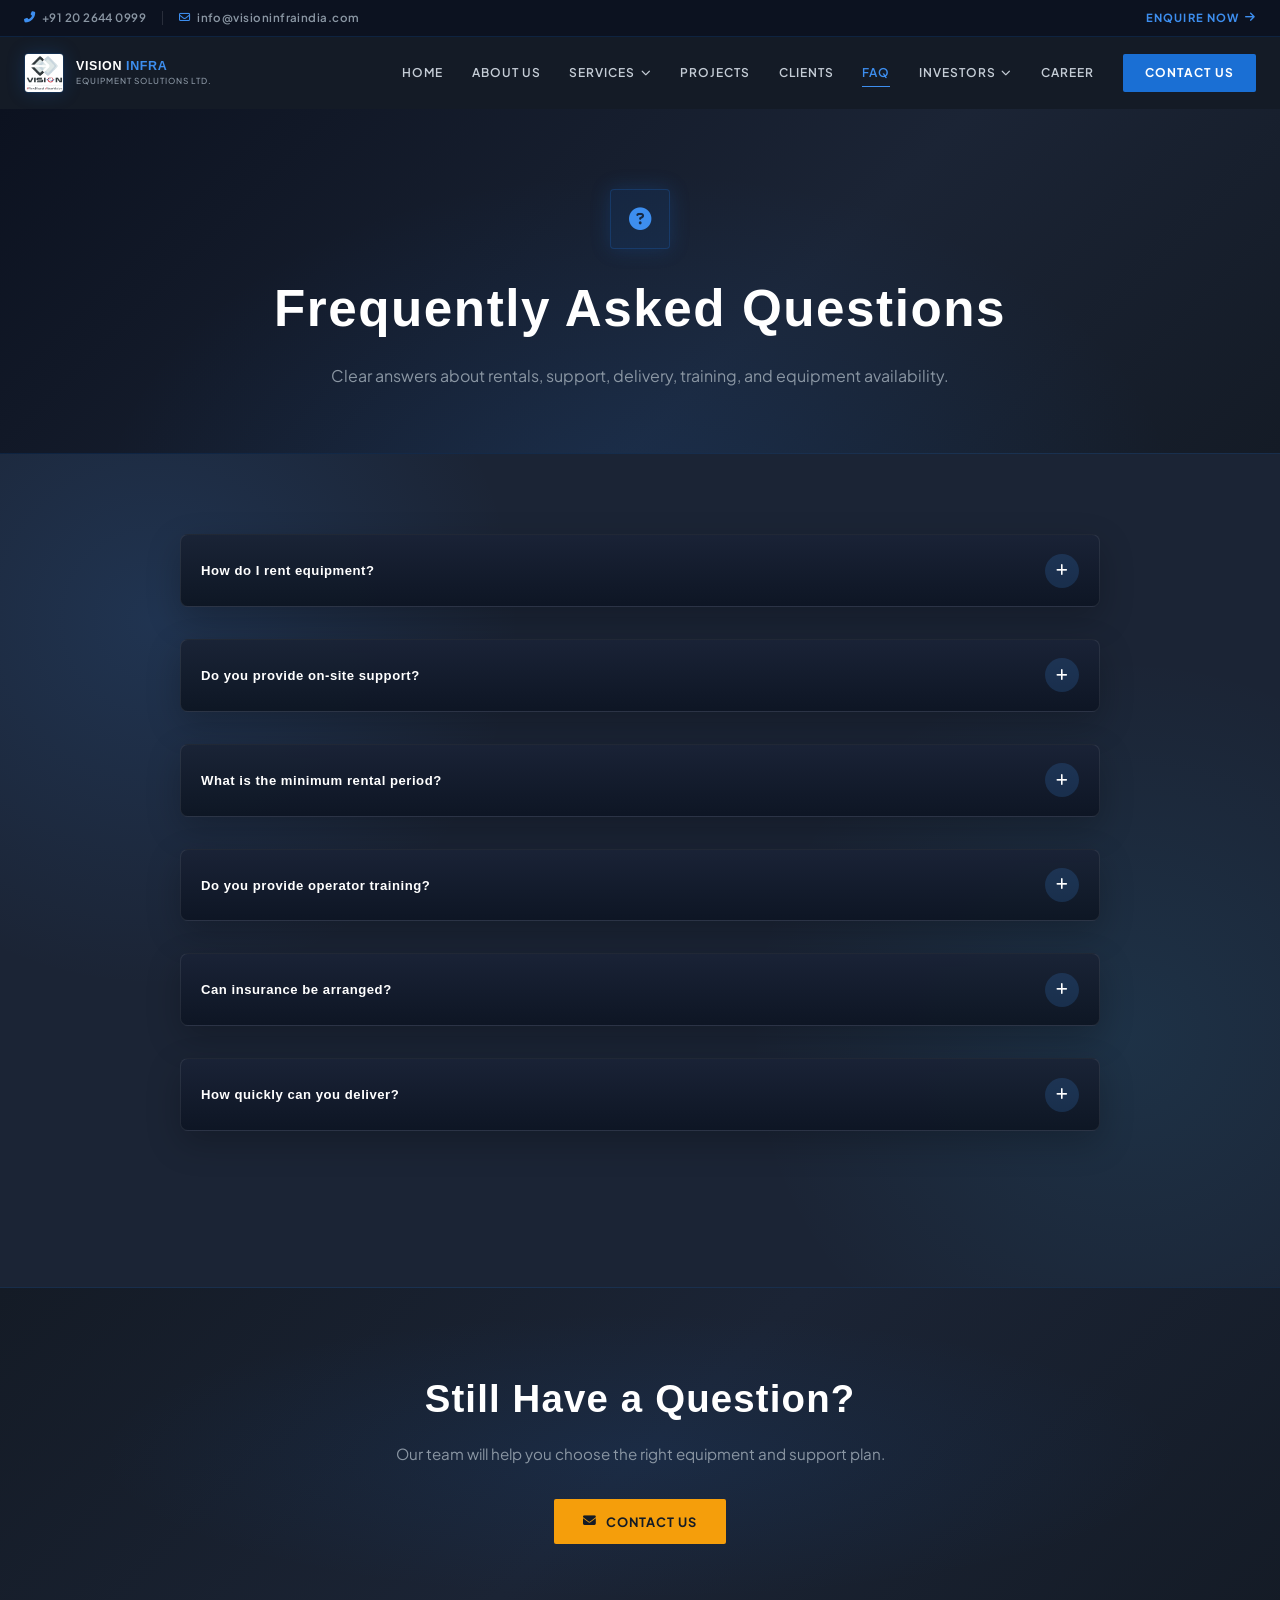
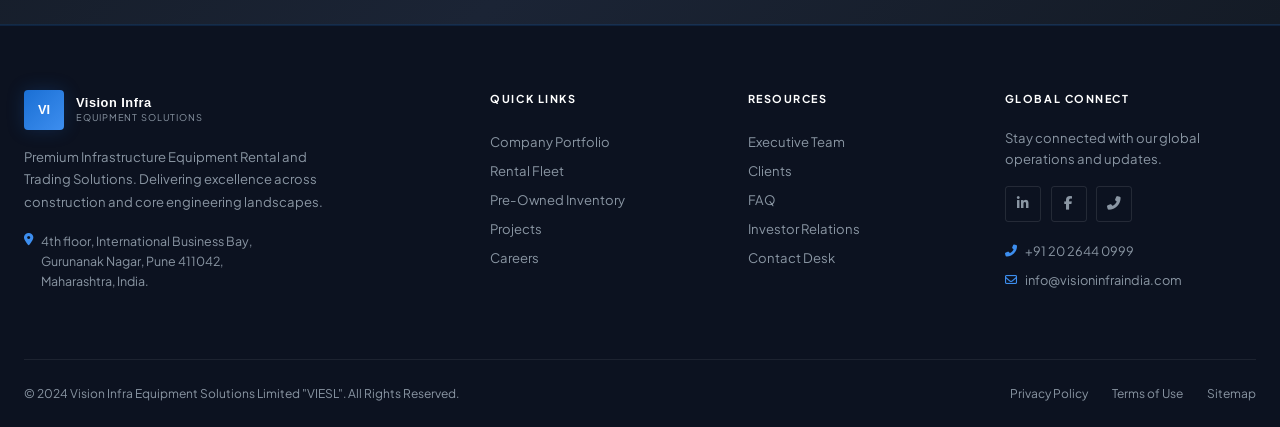
<file: faq.html>
﻿<!DOCTYPE html>
<html lang="en">
<head>
  <meta charset="UTF-8" />
  <meta name="viewport" content="width=device-width, initial-scale=1.0" />
  <meta name="description" content="Vision Infra Equipment Solutions Limited provides premium infrastructure equipment rental, used equipment trading, and project support across India." />
  <title>FAQ | Vision Infra Equipment Solutions</title>
  <link rel="preconnect" href="https://fonts.googleapis.com" />
  <link rel="preconnect" href="https://fonts.gstatic.com" crossorigin />
  <link href="https://fonts.googleapis.com/css2?family=Syncopate:wght@400;700&family=Plus+Jakarta+Sans:wght@300;400;500;600;700;800&display=swap" rel="stylesheet" />
  <link rel="stylesheet" href="https://cdnjs.cloudflare.com/ajax/libs/font-awesome/6.4.0/css/all.min.css" />
  <link rel="stylesheet" href="style.css" />
</head>
<body>
  <a class="skip-link" href="#main-content">Skip to main content</a>
  <div id="util-bar">
    <div class="container">
      <div class="util-inner">
        <div class="util-links">
          <a href="tel:+912026440999"><i class="fas fa-phone-alt"></i>+91 20 2644 0999</a>
          <span class="util-sep"></span>
          <a href="mailto:info@visioninfraindia.com"><i class="far fa-envelope"></i>info@visioninfraindia.com</a>
        </div>
        <a href="contact.html" class="util-cta">Enquire Now <i class="fas fa-arrow-right ms-1"></i></a>
      </div>
    </div>
  </div>
  <nav id="navbar">
    <div class="container">
      <div class="nav-inner">
        <a class="brand" href="index.html">
          <div class="brand-logo-wrap"><img src="images/logo.jpeg" alt="Vision Infra logo"></div>
          <div class="brand-text"><span class="brand-main">VISION <span>INFRA</span></span><span class="brand-sub">Equipment Solutions LTD.</span></div>
        </a>
        <div class="nav-links">
          <a class="nav-link" href="index.html">Home</a>
          <a class="nav-link" href="about-us.html">About Us</a>
          <div class="nav-dropdown">
            <a class="nav-link dropdown-toggle" href="services.html">Services <i class="fas fa-chevron-down caret" style="font-size:.6rem"></i></a>
            <div class="dropdown-menu">
              <a class="dropdown-item" href="services.html#rental"><i class="fas fa-calendar-alt"></i>Rental Equipments</a>
              <a class="dropdown-item" href="services.html#used"><i class="fas fa-box"></i>Used Equipments</a>
            </div>
          </div>
          <a class="nav-link" href="projects.html">Projects</a>
          <a class="nav-link" href="clients.html">Clients</a>
          <a class="nav-link" href="faq.html">FAQ</a>
          <div class="nav-dropdown">
            <a class="nav-link dropdown-toggle" href="investor.html">Investors <i class="fas fa-chevron-down caret" style="font-size:.6rem"></i></a>
            <div class="dropdown-menu">
              <a class="dropdown-item" href="investor.html"><i class="fas fa-chart-pie"></i>Investment Overview</a>
              <div class="dropdown-divider"></div>
              <a class="dropdown-item" href="investor.html#reports"><i class="fas fa-file-pdf"></i>Financial Reports</a>
              <a class="dropdown-item" href="investor.html#governance"><i class="fas fa-shield-alt"></i>Corporate Governance</a>
              <a class="dropdown-item" href="mailto:cs@visioninfraindia.com"><i class="fas fa-envelope"></i>Investor Contact</a>
            </div>
          </div>
          <a class="nav-link" href="career.html">Career</a>
          <a class="nav-cta-btn" href="contact.html">Contact Us</a>
        </div>
        <button class="nav-toggle" id="nav-toggle" aria-label="Menu" aria-expanded="false"><span class="bar"></span><span class="bar"></span><span class="bar"></span></button>
      </div>
      <nav class="nav-mobile" id="nav-mobile">
        <a class="nav-link" href="index.html">Home</a>
        <a class="nav-link" href="about-us.html">About Us</a>
        <a class="nav-link" href="services.html">Services</a>
        <a class="nav-link" href="services.html#rental">Rental Equipments</a>
        <a class="nav-link" href="services.html#used">Used Equipments</a>
        <a class="nav-link" href="projects.html">Projects</a>
        <a class="nav-link" href="clients.html">Clients</a>
        <a class="nav-link" href="faq.html">FAQ</a>
        <a class="nav-link" href="team.html">Team</a>
        <a class="nav-link" href="investor.html">Investor Relations</a>
        <a class="nav-link" href="career.html">Career</a>
        <a class="nav-cta-btn w-100" href="contact.html">Contact Us</a>
      </nav>
    </div>
  </nav>
  <main id="main-content"><div class="page active">
  <div class="page-banner">
    <div class="container">
      <div class="banner-icon"><i class="fas fa-circle-question"></i></div>
      <h1>Frequently Asked Questions</h1>
      <p class="lead">Clear answers about rentals, support, delivery, training, and equipment availability.</p>
    </div>
  </div>
  <section class="py-5 bg-off premium-section">
    <div class="container">
      <div class="text-center mb-60 reveal">
        
      <div class="faq-shell">
        <div class="faq-item reveal d1"><button class="faq-question" type="button"><span>How do I rent equipment?</span><span class="faq-icon"><i class="fas fa-plus"></i></span></button><div class="faq-answer"><div class="faq-answer-inner">Contact our sales team with your project requirements. We will review equipment availability, share a quotation, and coordinate delivery to your site.</div></div></div>
        <div class="faq-item reveal d2"><button class="faq-question" type="button"><span>Do you provide on-site support?</span><span class="faq-icon"><i class="fas fa-plus"></i></span></button><div class="faq-answer"><div class="faq-answer-inner">Yes. VIESL provides technical support and maintenance coordination for rented equipment to help keep projects running smoothly.</div></div></div>
        <div class="faq-item reveal d3"><button class="faq-question" type="button"><span>What is the minimum rental period?</span><span class="faq-icon"><i class="fas fa-plus"></i></span></button><div class="faq-answer"><div class="faq-answer-inner">Minimum rental terms vary by equipment category, project location, and availability. Our team will recommend the most practical rental structure for your requirement.</div></div></div>
        <div class="faq-item reveal d1"><button class="faq-question" type="button"><span>Do you provide operator training?</span><span class="faq-icon"><i class="fas fa-plus"></i></span></button><div class="faq-answer"><div class="faq-answer-inner">Yes. Operator training or equipment orientation can be arranged for complex machines based on site needs and project scope.</div></div></div>
        <div class="faq-item reveal d2"><button class="faq-question" type="button"><span>Can insurance be arranged?</span><span class="faq-icon"><i class="fas fa-plus"></i></span></button><div class="faq-answer"><div class="faq-answer-inner">Insurance can be arranged through suitable channels, or clients may provide their own coverage where applicable.</div></div></div>
        <div class="faq-item reveal d3"><button class="faq-question" type="button"><span>How quickly can you deliver?</span><span class="faq-icon"><i class="fas fa-plus"></i></span></button><div class="faq-answer"><div class="faq-answer-inner">Delivery timelines depend on location and equipment readiness. In many cases, dispatch can be coordinated within 24 to 48 hours after confirmation.</div></div></div>
      </div>
    </div>
  </section>
  <section class="vi-cta"><div class="container reveal"><h2>Still Have a Question?</h2><p class="sub">Our team will help you choose the right equipment and support plan.</p><button class="btn-amber" onclick="window.location.href='contact.html'"><i class="fas fa-envelope"></i>Contact Us</button></div></section>
</div>
  </main>
  <footer>
    <div class="container footer-grid">
      <div class="footer-layout">
        <div>
          <div class="footer-brand-lockup"><div class="footer-brand-mark">VI</div><div><div class="footer-brand-name">Vision Infra</div><div class="footer-brand-sub">Equipment Solutions</div></div></div>
          <p class="footer-desc">Premium Infrastructure Equipment Rental and Trading Solutions. Delivering excellence across construction and core engineering landscapes.</p>
          <address class="footer-addr" style="font-style:normal"><i class="fas fa-map-marker-alt"></i><span>4th floor, International Business Bay,<br />Gurunanak Nagar, Pune 411042,<br />Maharashtra, India.</span></address>
        </div>
        <div><div class="footer-col-title">Quick Links</div><div class="footer-links" style="display:flex;flex-direction:column"><a href="about-us.html">Company Portfolio</a><a href="services.html#rental">Rental Fleet</a><a href="services.html#used">Pre-Owned Inventory</a><a href="projects.html">Projects</a><a href="career.html">Careers</a></div></div>
        <div><div class="footer-col-title">Resources</div><div class="footer-links" style="display:flex;flex-direction:column"><a href="team.html">Executive Team</a><a href="clients.html">Clients</a><a href="faq.html">FAQ</a><a href="investor.html">Investor Relations</a><a href="contact.html">Contact Desk</a></div></div>
        <div><div class="footer-col-title">Global Connect</div><p style="font-size:.82rem;color:var(--silver);margin-bottom:16px;line-height:1.65">Stay connected with our global operations and updates.</p><div class="footer-socials"><a class="footer-soc" href="#" aria-label="LinkedIn"><i class="fab fa-linkedin-in"></i></a><a class="footer-soc" href="#" aria-label="Facebook"><i class="fab fa-facebook-f"></i></a><a class="footer-soc" href="tel:+912026440999" aria-label="Phone"><i class="fas fa-phone-alt"></i></a></div><div class="footer-contact"><div class="footer-contact-line"><i class="fas fa-phone-alt"></i><span>+91 20 2644 0999</span></div><div class="footer-contact-line"><i class="far fa-envelope"></i><a href="mailto:info@visioninfraindia.com">info@visioninfraindia.com</a></div></div></div>
      </div>
    </div>
    <div class="footer-legal"><div class="container"><div class="inner"><p class="copy">&copy; 2024 Vision Infra Equipment Solutions Limited "VIESL". All Rights Reserved.</p><nav class="legal-links"><a href="#">Privacy Policy</a><a href="#">Terms of Use</a><a href="index.html">Sitemap</a></nav></div></div></div>
  </footer>
  <script src="script.js"></script>
</body>
</html>
</file>
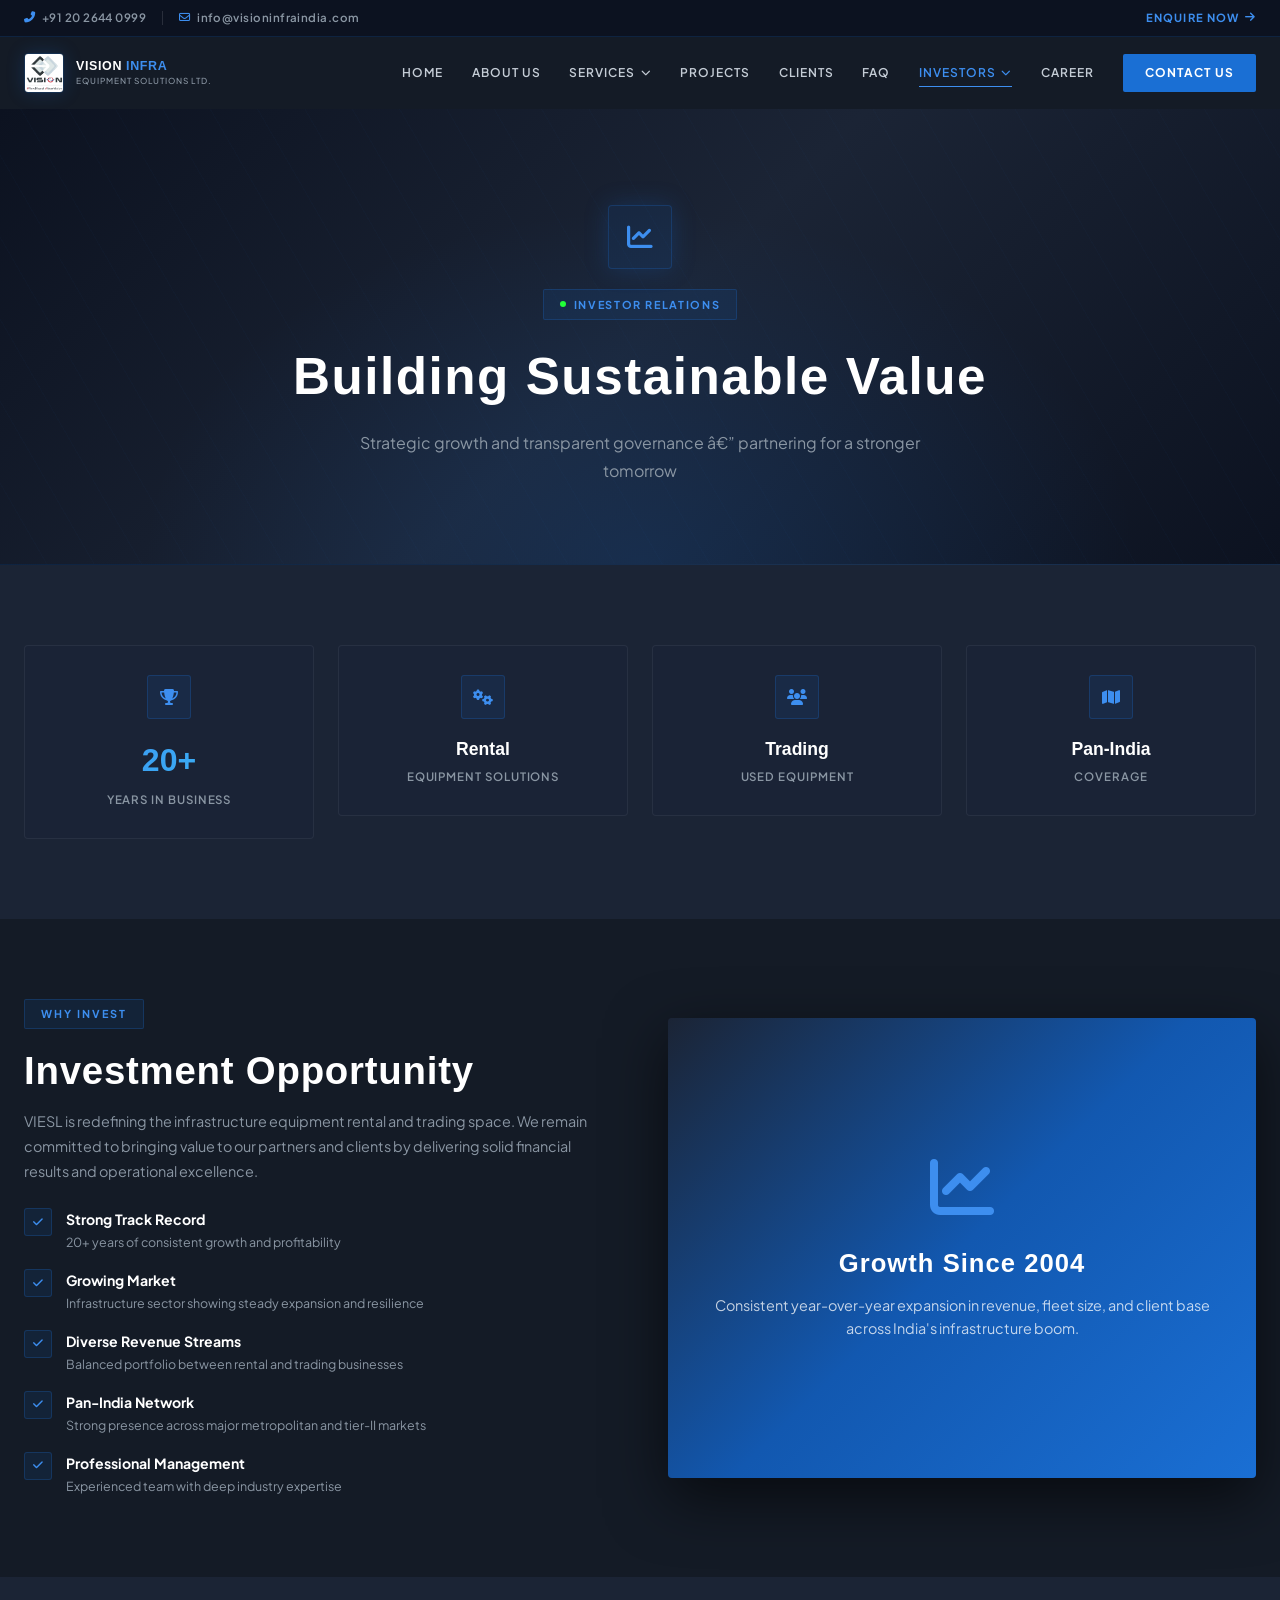
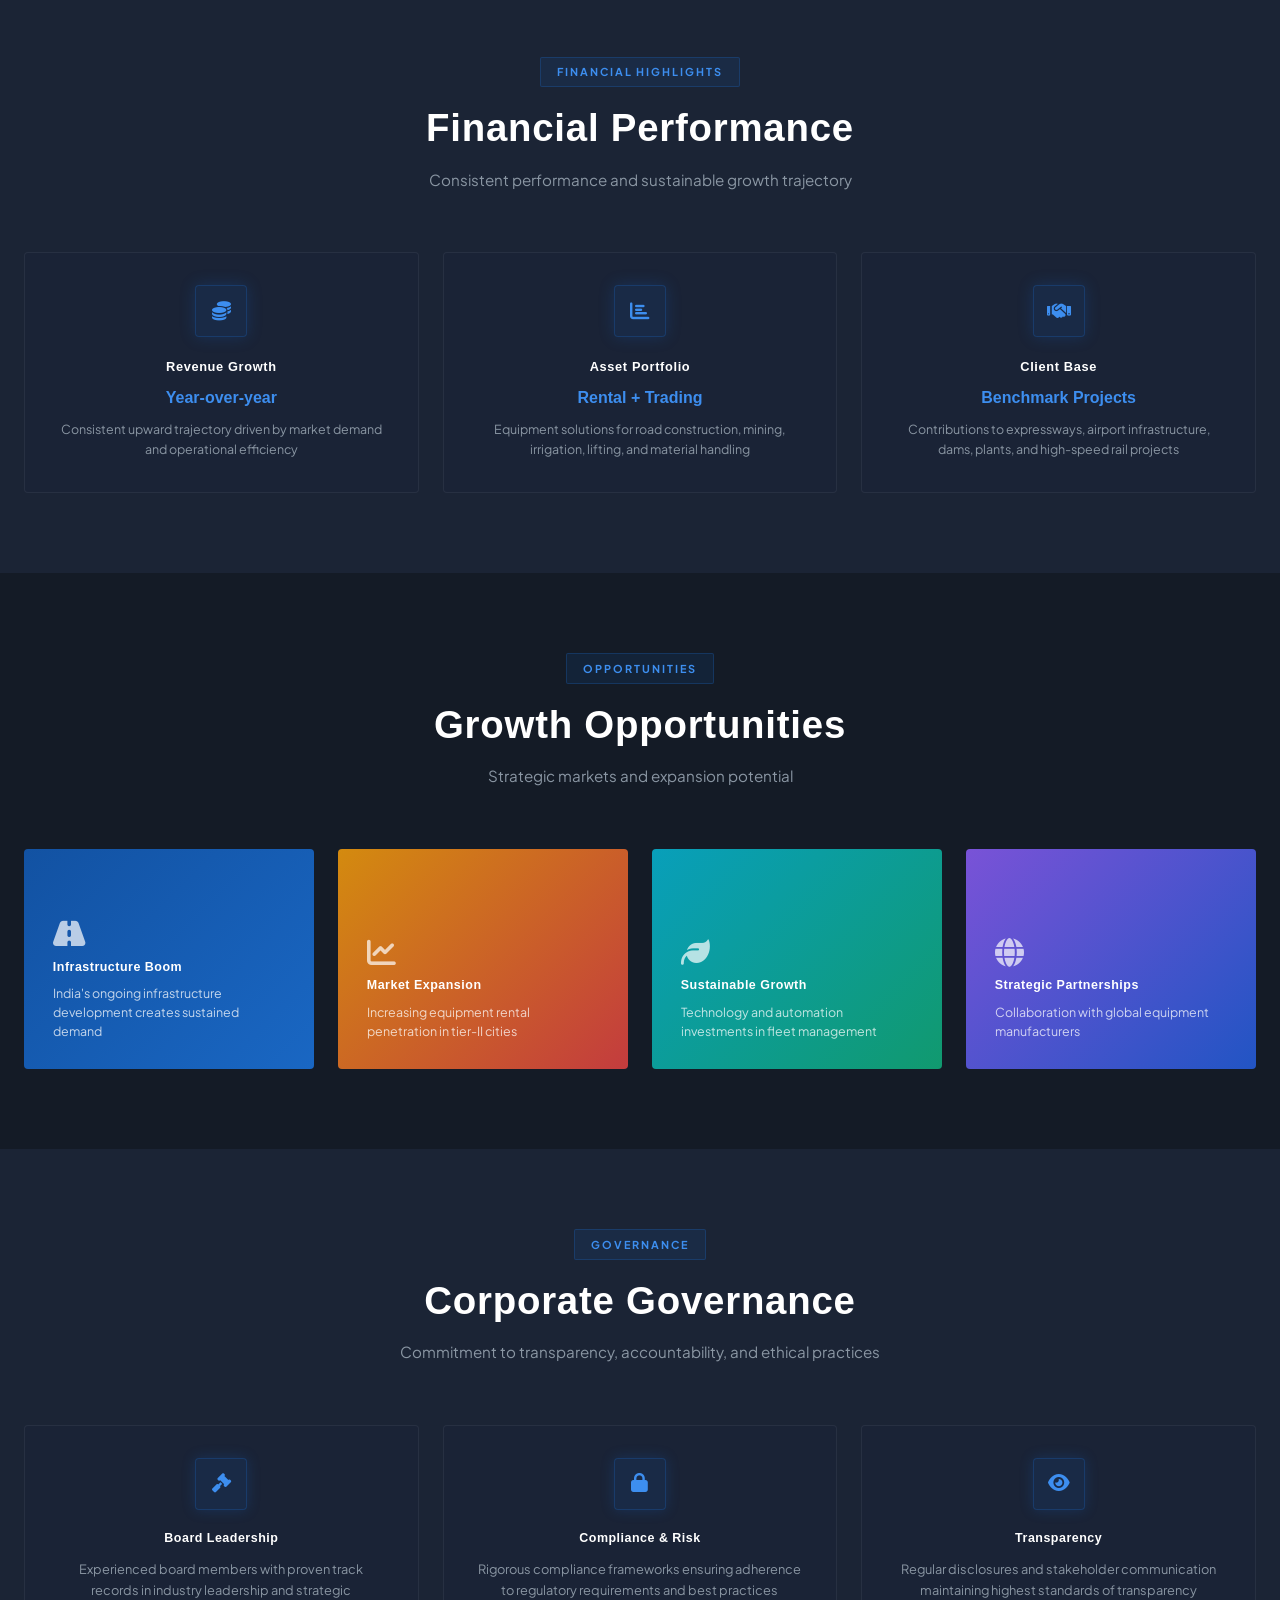
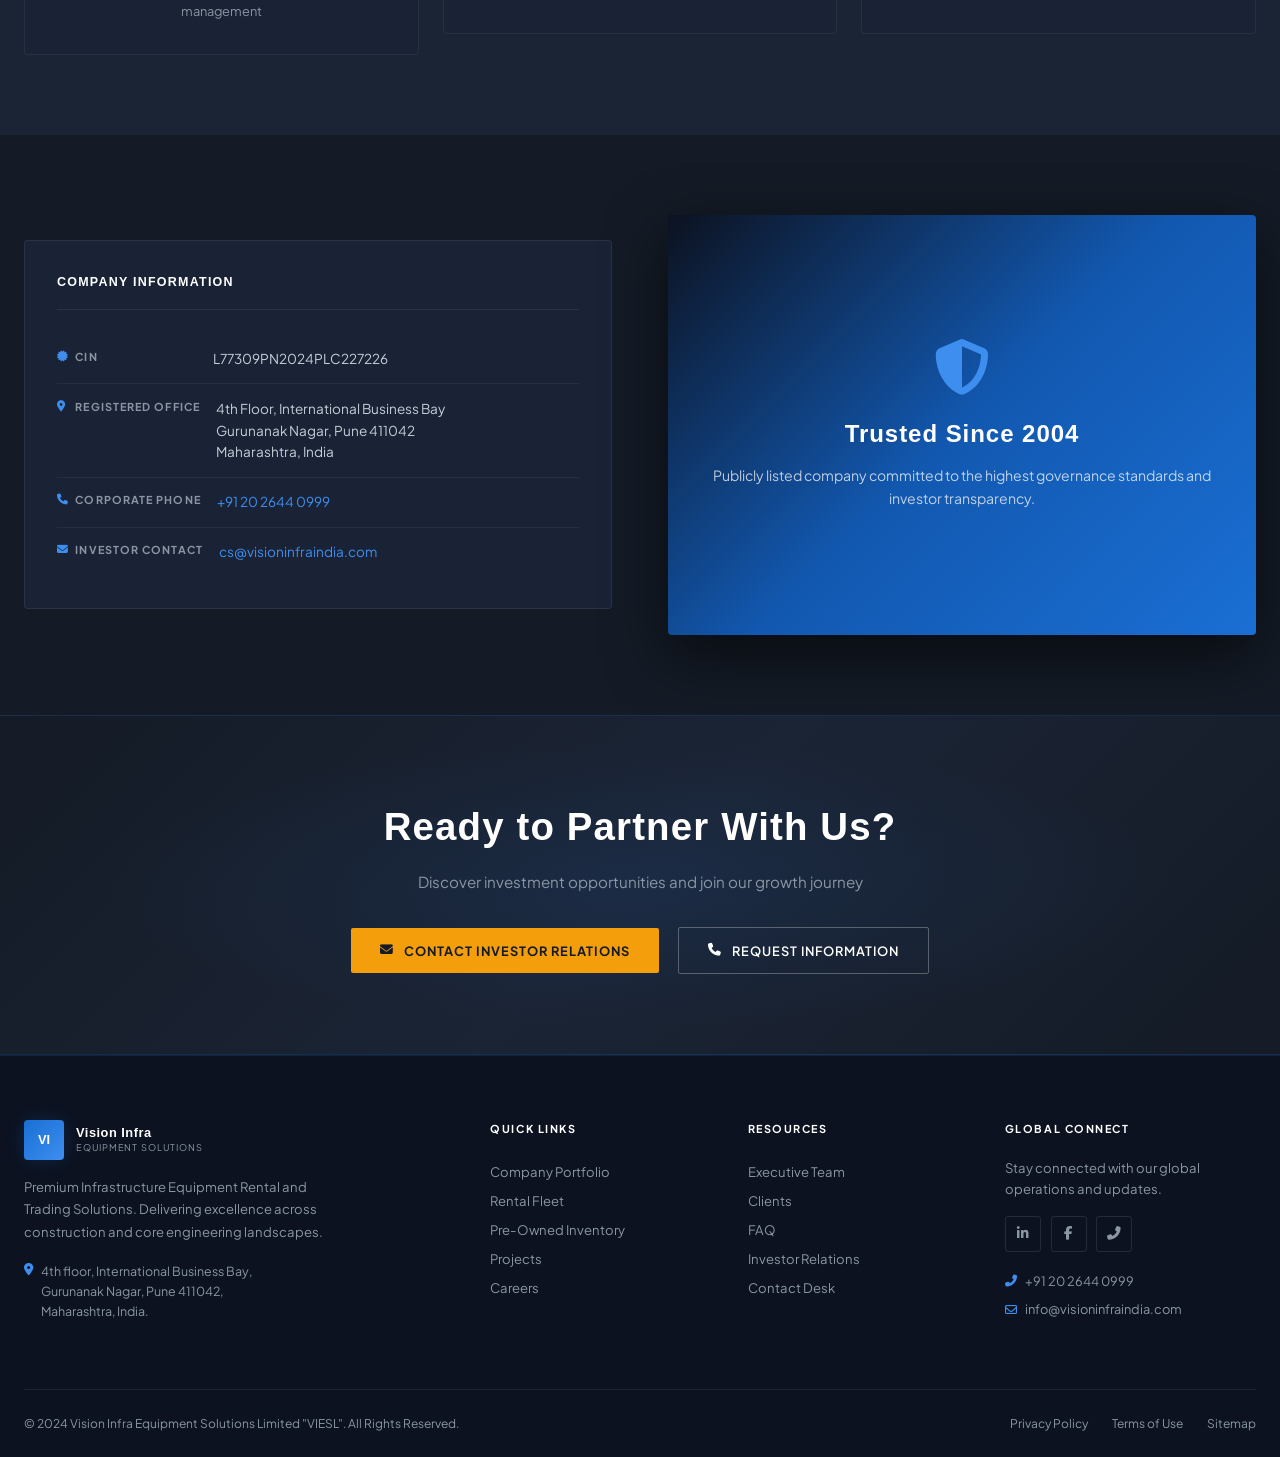
<file: investor.html>
﻿<!DOCTYPE html>
<html lang="en">
<head>
  <meta charset="UTF-8" />
  <meta name="viewport" content="width=device-width, initial-scale=1.0" />
  <meta name="description" content="Vision Infra Equipment Solutions Limited provides premium infrastructure equipment rental, used equipment trading, and project support across India." />
  <title>Investor Relations | Vision Infra Equipment Solutions</title>
  <link rel="preconnect" href="https://fonts.googleapis.com" />
  <link rel="preconnect" href="https://fonts.gstatic.com" crossorigin />
  <link href="https://fonts.googleapis.com/css2?family=Syncopate:wght@400;700&family=Plus+Jakarta+Sans:wght@300;400;500;600;700;800&display=swap" rel="stylesheet" />
  <link rel="stylesheet" href="https://cdnjs.cloudflare.com/ajax/libs/font-awesome/6.4.0/css/all.min.css" />
  <link rel="stylesheet" href="style.css" />
</head>
<body>
  <a class="skip-link" href="#main-content">Skip to main content</a>
  <div id="util-bar">
    <div class="container">
      <div class="util-inner">
        <div class="util-links">
          <a href="tel:+912026440999"><i class="fas fa-phone-alt"></i>+91 20 2644 0999</a>
          <span class="util-sep"></span>
          <a href="mailto:info@visioninfraindia.com"><i class="far fa-envelope"></i>info@visioninfraindia.com</a>
        </div>
        <a href="contact.html" class="util-cta">Enquire Now <i class="fas fa-arrow-right ms-1"></i></a>
      </div>
    </div>
  </div>
  <nav id="navbar">
    <div class="container">
      <div class="nav-inner">
        <a class="brand" href="index.html">
          <div class="brand-logo-wrap"><img src="images/logo.jpeg" alt="Vision Infra logo"></div>
          <div class="brand-text"><span class="brand-main">VISION <span>INFRA</span></span><span class="brand-sub">Equipment Solutions LTD.</span></div>
        </a>
        <div class="nav-links">
          <a class="nav-link" href="index.html">Home</a>
          <a class="nav-link" href="about-us.html">About Us</a>
          <div class="nav-dropdown">
            <a class="nav-link dropdown-toggle" href="services.html">Services <i class="fas fa-chevron-down caret" style="font-size:.6rem"></i></a>
            <div class="dropdown-menu">
              <a class="dropdown-item" href="services.html#rental"><i class="fas fa-calendar-alt"></i>Rental Equipments</a>
              <a class="dropdown-item" href="services.html#used"><i class="fas fa-box"></i>Used Equipments</a>
            </div>
          </div>
          <a class="nav-link" href="projects.html">Projects</a>
          <a class="nav-link" href="clients.html">Clients</a>
          <a class="nav-link" href="faq.html">FAQ</a>
          <div class="nav-dropdown">
            <a class="nav-link dropdown-toggle" href="investor.html">Investors <i class="fas fa-chevron-down caret" style="font-size:.6rem"></i></a>
            <div class="dropdown-menu">
              <a class="dropdown-item" href="investor.html"><i class="fas fa-chart-pie"></i>Investment Overview</a>
              <div class="dropdown-divider"></div>
              <a class="dropdown-item" href="investor.html#reports"><i class="fas fa-file-pdf"></i>Financial Reports</a>
              <a class="dropdown-item" href="investor.html#governance"><i class="fas fa-shield-alt"></i>Corporate Governance</a>
              <a class="dropdown-item" href="mailto:cs@visioninfraindia.com"><i class="fas fa-envelope"></i>Investor Contact</a>
            </div>
          </div>
          <a class="nav-link" href="career.html">Career</a>
          <a class="nav-cta-btn" href="contact.html">Contact Us</a>
        </div>
        <button class="nav-toggle" id="nav-toggle" aria-label="Menu" aria-expanded="false"><span class="bar"></span><span class="bar"></span><span class="bar"></span></button>
      </div>
      <nav class="nav-mobile" id="nav-mobile">
        <a class="nav-link" href="index.html">Home</a>
        <a class="nav-link" href="about-us.html">About Us</a>
        <a class="nav-link" href="services.html">Services</a>
        <a class="nav-link" href="services.html#rental">Rental Equipments</a>
        <a class="nav-link" href="services.html#used">Used Equipments</a>
        <a class="nav-link" href="projects.html">Projects</a>
        <a class="nav-link" href="clients.html">Clients</a>
        <a class="nav-link" href="faq.html">FAQ</a>
        <a class="nav-link" href="team.html">Team</a>
        <a class="nav-link" href="investor.html">Investor Relations</a>
        <a class="nav-link" href="career.html">Career</a>
        <a class="nav-cta-btn w-100" href="contact.html">Contact Us</a>
      </nav>
    </div>
  </nav>
  <main id="main-content"><div class="page active">
      <div class="inv-hero">
        <div class="container">
          <div class="inv-hero-inner">
            <div class="inv-icon"><i class="fas fa-chart-line"></i></div>
            <div class="banner-badge" style="margin-bottom:16px"><span class="dot"></span>Investor Relations</div>
            <h1>Building Sustainable Value</h1>
            <p class="lead">Strategic growth and transparent governance â€” partnering for a stronger tomorrow</p>
          </div>
        </div>
      </div>

      <section class="py-5 bg-off">
        <div class="container">
          <div class="row cols-4">
            <div class="reveal d1"><div class="stat-card"><div class="stat-icon"><i class="fas fa-trophy"></i></div><div class="stat-num">20+</div><div class="stat-lbl">Years in Business</div></div></div>
            <div class="reveal d2"><div class="stat-card"><div class="stat-icon"><i class="fas fa-cogs"></i></div><div class="stat-num" style="font-size:1.1rem;background:none;-webkit-text-fill-color:var(--white)">Rental</div><div class="stat-lbl">Equipment Solutions</div></div></div>
            <div class="reveal d3"><div class="stat-card"><div class="stat-icon"><i class="fas fa-users"></i></div><div class="stat-num" style="font-size:1.1rem;background:none;-webkit-text-fill-color:var(--white)">Trading</div><div class="stat-lbl">Used Equipment</div></div></div>
            <div class="reveal d4"><div class="stat-card"><div class="stat-icon"><i class="fas fa-map"></i></div><div class="stat-num" style="font-size:1.1rem;background:none;-webkit-text-fill-color:var(--white)">Pan-India</div><div class="stat-lbl">Coverage</div></div></div>
          </div>
        </div>
      </section>

      <section class="py-5">
        <div class="container">
          <div class="row cols-2" style="align-items:center;gap:56px">
            <div class="reveal">
              <div class="section-tag">Why Invest</div>
              <h2 class="section-title">Investment Opportunity</h2>
              <p class="text-muted mb-4" style="line-height:1.75;font-size:.9rem">VIESL is redefining the infrastructure equipment rental and trading space. We remain committed to bringing value to our partners and clients by delivering solid financial results and operational excellence.</p>
              <ul class="bene-list">
                <li><div class="bene-icon"><i class="fas fa-check"></i></div><div class="bene-txt"><strong>Strong Track Record</strong><span>20+ years of consistent growth and profitability</span></div></li>
                <li><div class="bene-icon"><i class="fas fa-check"></i></div><div class="bene-txt"><strong>Growing Market</strong><span>Infrastructure sector showing steady expansion and resilience</span></div></li>
                <li><div class="bene-icon"><i class="fas fa-check"></i></div><div class="bene-txt"><strong>Diverse Revenue Streams</strong><span>Balanced portfolio between rental and trading businesses</span></div></li>
                <li><div class="bene-icon"><i class="fas fa-check"></i></div><div class="bene-txt"><strong>Pan-India Network</strong><span>Strong presence across major metropolitan and tier-II markets</span></div></li>
                <li><div class="bene-icon"><i class="fas fa-check"></i></div><div class="bene-txt"><strong>Professional Management</strong><span>Experienced team with deep industry expertise</span></div></li>
              </ul>
            </div>
            <div class="reveal d2">
              <div style="height:460px;border-radius:4px;overflow:hidden;box-shadow:var(--sh-lg);background:linear-gradient(135deg,var(--charcoal-lt),var(--blue-dk),var(--blue));display:flex;align-items:center;justify-content:center">
                <div style="text-align:center;color:#fff;padding:40px">
                  <i class="fas fa-chart-line" style="font-size:4rem;margin-bottom:24px;color:var(--blue-lt)"></i>
                  <div style="font-family:var(--ff-head);font-size:1.6rem;font-weight:700;margin-bottom:10px;letter-spacing:.04em">Growth Since 2004</div>
                  <p style="opacity:.75;font-size:.9rem;line-height:1.6">Consistent year-over-year expansion in revenue, fleet size, and client base across India's infrastructure boom.</p>
                </div>
              </div>
            </div>
          </div>
        </div>
      </section>

      <section class="py-5 bg-off">
        <div class="container">
          <div class="text-center mb-60 reveal">
            <div class="section-tag">Financial Highlights</div>
            <h2 class="section-title">Financial Performance</h2>
            <p class="section-subtitle">Consistent performance and sustainable growth trajectory</p>
          </div>
          <div class="row cols-3">
            <div class="reveal d1"><div class="fin-card"><div class="fin-icon"><i class="fas fa-coins"></i></div><h4>Revenue Growth</h4><div class="fin-val">Year-over-year</div><p class="fin-desc">Consistent upward trajectory driven by market demand and operational efficiency</p></div></div>
            <div class="reveal d2"><div class="fin-card"><div class="fin-icon"><i class="fas fa-chart-bar"></i></div><h4>Asset Portfolio</h4><div class="fin-val">Rental + Trading</div><p class="fin-desc">Equipment solutions for road construction, mining, irrigation, lifting, and material handling</p></div></div>
            <div class="reveal d3"><div class="fin-card"><div class="fin-icon"><i class="fas fa-handshake"></i></div><h4>Client Base</h4><div class="fin-val">Benchmark Projects</div><p class="fin-desc">Contributions to expressways, airport infrastructure, dams, plants, and high-speed rail projects</p></div></div>
          </div>
        </div>
      </section>

      <section class="py-5">
        <div class="container">
          <div class="text-center mb-60 reveal">
            <div class="section-tag">Opportunities</div>
            <h2 class="section-title">Growth Opportunities</h2>
            <p class="section-subtitle">Strategic markets and expansion potential</p>
          </div>
          <div class="row cols-4">
            <div class="reveal d1"><div class="opp-card" style="background:linear-gradient(135deg,rgba(18,88,176,.9),rgba(26,111,212,.9))"><div class="opp-body"><i class="fas fa-road"></i><h5>Infrastructure Boom</h5><p>India's ongoing infrastructure development creates sustained demand</p></div></div></div>
            <div class="reveal d2"><div class="opp-card" style="background:linear-gradient(135deg,rgba(245,158,11,.85),rgba(239,68,68,.8))"><div class="opp-body"><i class="fas fa-chart-line"></i><h5>Market Expansion</h5><p>Increasing equipment rental penetration in tier-II cities</p></div></div></div>
            <div class="reveal d3"><div class="opp-card" style="background:linear-gradient(135deg,rgba(6,182,212,.85),rgba(16,185,129,.8))"><div class="opp-body"><i class="fas fa-leaf"></i><h5>Sustainable Growth</h5><p>Technology and automation investments in fleet management</p></div></div></div>
            <div class="reveal d4"><div class="opp-card" style="background:linear-gradient(135deg,rgba(139,92,246,.85),rgba(37,99,235,.8))"><div class="opp-body"><i class="fas fa-globe"></i><h5>Strategic Partnerships</h5><p>Collaboration with global equipment manufacturers</p></div></div></div>
          </div>
        </div>
      </section>

      <section class="py-5 bg-off">
        <div class="container">
          <div class="text-center mb-60 reveal">
            <div class="section-tag">Governance</div>
            <h2 class="section-title">Corporate Governance</h2>
            <p class="section-subtitle">Commitment to transparency, accountability, and ethical practices</p>
          </div>
          <div class="row cols-3">
            <div class="reveal d1"><div class="gov-card"><div class="gov-icon"><i class="fas fa-gavel"></i></div><h5>Board Leadership</h5><p>Experienced board members with proven track records in industry leadership and strategic management</p></div></div>
            <div class="reveal d2"><div class="gov-card"><div class="gov-icon"><i class="fas fa-lock"></i></div><h5>Compliance &amp; Risk</h5><p>Rigorous compliance frameworks ensuring adherence to regulatory requirements and best practices</p></div></div>
            <div class="reveal d3"><div class="gov-card"><div class="gov-icon"><i class="fas fa-eye"></i></div><h5>Transparency</h5><p>Regular disclosures and stakeholder communication maintaining highest standards of transparency</p></div></div>
          </div>
        </div>
      </section>

      <section class="py-5">
        <div class="container">
          <div class="row cols-2" style="align-items:center;gap:56px">
            <div class="co-info-card reveal">
              <div class="co-info-title">Company Information</div>
              <div class="info-row"><div class="info-lbl"><i class="fas fa-certificate"></i>CIN</div><div class="info-val">L77309PN2024PLC227226</div></div>
              <div class="info-row"><div class="info-lbl"><i class="fas fa-map-marker-alt"></i>Registered Office</div><div class="info-val">4th Floor, International Business Bay<br />Gurunanak Nagar, Pune 411042<br />Maharashtra, India</div></div>
              <div class="info-row"><div class="info-lbl"><i class="fas fa-phone"></i>Corporate Phone</div><div class="info-val"><a href="tel:+912026440999">+91 20 2644 0999</a></div></div>
              <div class="info-row"><div class="info-lbl"><i class="fas fa-envelope"></i>Investor Contact</div><div class="info-val"><a href="mailto:cs@visioninfraindia.com">cs@visioninfraindia.com</a></div></div>
            </div>
            <div class="reveal d2" style="height:420px;border-radius:4px;overflow:hidden;background:linear-gradient(135deg,#0C1220,var(--blue-dk),var(--blue));display:flex;align-items:center;justify-content:center;box-shadow:var(--sh-lg)">
              <div style="text-align:center;color:#fff;padding:40px">
                <i class="fas fa-shield-alt" style="font-size:3.5rem;margin-bottom:20px;color:var(--blue-lt)"></i>
                <div style="font-family:var(--ff-head);font-size:1.5rem;font-weight:700;margin-bottom:10px;letter-spacing:.04em">Trusted Since 2004</div>
                <p style="opacity:.72;font-size:.88rem;line-height:1.65">Publicly listed company committed to the highest governance standards and investor transparency.</p>
              </div>
            </div>
          </div>
        </div>
      </section>

      <section class="vi-cta">
        <div class="container reveal">
          <h2>Ready to Partner With Us?</h2>
          <p class="sub">Discover investment opportunities and join our growth journey</p>
          <button class="btn-amber" onclick="window.location='mailto:cs@visioninfraindia.com'"><i class="fas fa-envelope"></i>Contact Investor Relations</button>
          <button class="btn-ghost" style="margin-left:1rem" onclick="window.location.href='contact.html'"><i class="fas fa-phone"></i>Request Information</button>
        </div>
      </section>
    </div>

    <!-- â”€â”€ RENTAL â”€â”€â”€â”€â”€â”€â”€â”€â”€â”€â”€â”€â”€â”€â”€â”€â”€â”€â”€â”€â”€â”€â”€â”€â”€â”€â”€â”€â”€â”€â”€â”€â”€â”€â”€â”€â”€â”€â”€â”€â”€â”€â”€â”€ -->
  </main>
  <footer>
    <div class="container footer-grid">
      <div class="footer-layout">
        <div>
          <div class="footer-brand-lockup"><div class="footer-brand-mark">VI</div><div><div class="footer-brand-name">Vision Infra</div><div class="footer-brand-sub">Equipment Solutions</div></div></div>
          <p class="footer-desc">Premium Infrastructure Equipment Rental and Trading Solutions. Delivering excellence across construction and core engineering landscapes.</p>
          <address class="footer-addr" style="font-style:normal"><i class="fas fa-map-marker-alt"></i><span>4th floor, International Business Bay,<br />Gurunanak Nagar, Pune 411042,<br />Maharashtra, India.</span></address>
        </div>
        <div><div class="footer-col-title">Quick Links</div><div class="footer-links" style="display:flex;flex-direction:column"><a href="about-us.html">Company Portfolio</a><a href="services.html#rental">Rental Fleet</a><a href="services.html#used">Pre-Owned Inventory</a><a href="projects.html">Projects</a><a href="career.html">Careers</a></div></div>
        <div><div class="footer-col-title">Resources</div><div class="footer-links" style="display:flex;flex-direction:column"><a href="team.html">Executive Team</a><a href="clients.html">Clients</a><a href="faq.html">FAQ</a><a href="investor.html">Investor Relations</a><a href="contact.html">Contact Desk</a></div></div>
        <div><div class="footer-col-title">Global Connect</div><p style="font-size:.82rem;color:var(--silver);margin-bottom:16px;line-height:1.65">Stay connected with our global operations and updates.</p><div class="footer-socials"><a class="footer-soc" href="#" aria-label="LinkedIn"><i class="fab fa-linkedin-in"></i></a><a class="footer-soc" href="#" aria-label="Facebook"><i class="fab fa-facebook-f"></i></a><a class="footer-soc" href="tel:+912026440999" aria-label="Phone"><i class="fas fa-phone-alt"></i></a></div><div class="footer-contact"><div class="footer-contact-line"><i class="fas fa-phone-alt"></i><span>+91 20 2644 0999</span></div><div class="footer-contact-line"><i class="far fa-envelope"></i><a href="mailto:info@visioninfraindia.com">info@visioninfraindia.com</a></div></div></div>
      </div>
    </div>
    <div class="footer-legal"><div class="container"><div class="inner"><p class="copy">&copy; 2024 Vision Infra Equipment Solutions Limited "VIESL". All Rights Reserved.</p><nav class="legal-links"><a href="#">Privacy Policy</a><a href="#">Terms of Use</a><a href="index.html">Sitemap</a></nav></div></div></div>
  </footer>
  <script src="script.js"></script>
</body>
</html>
</file>
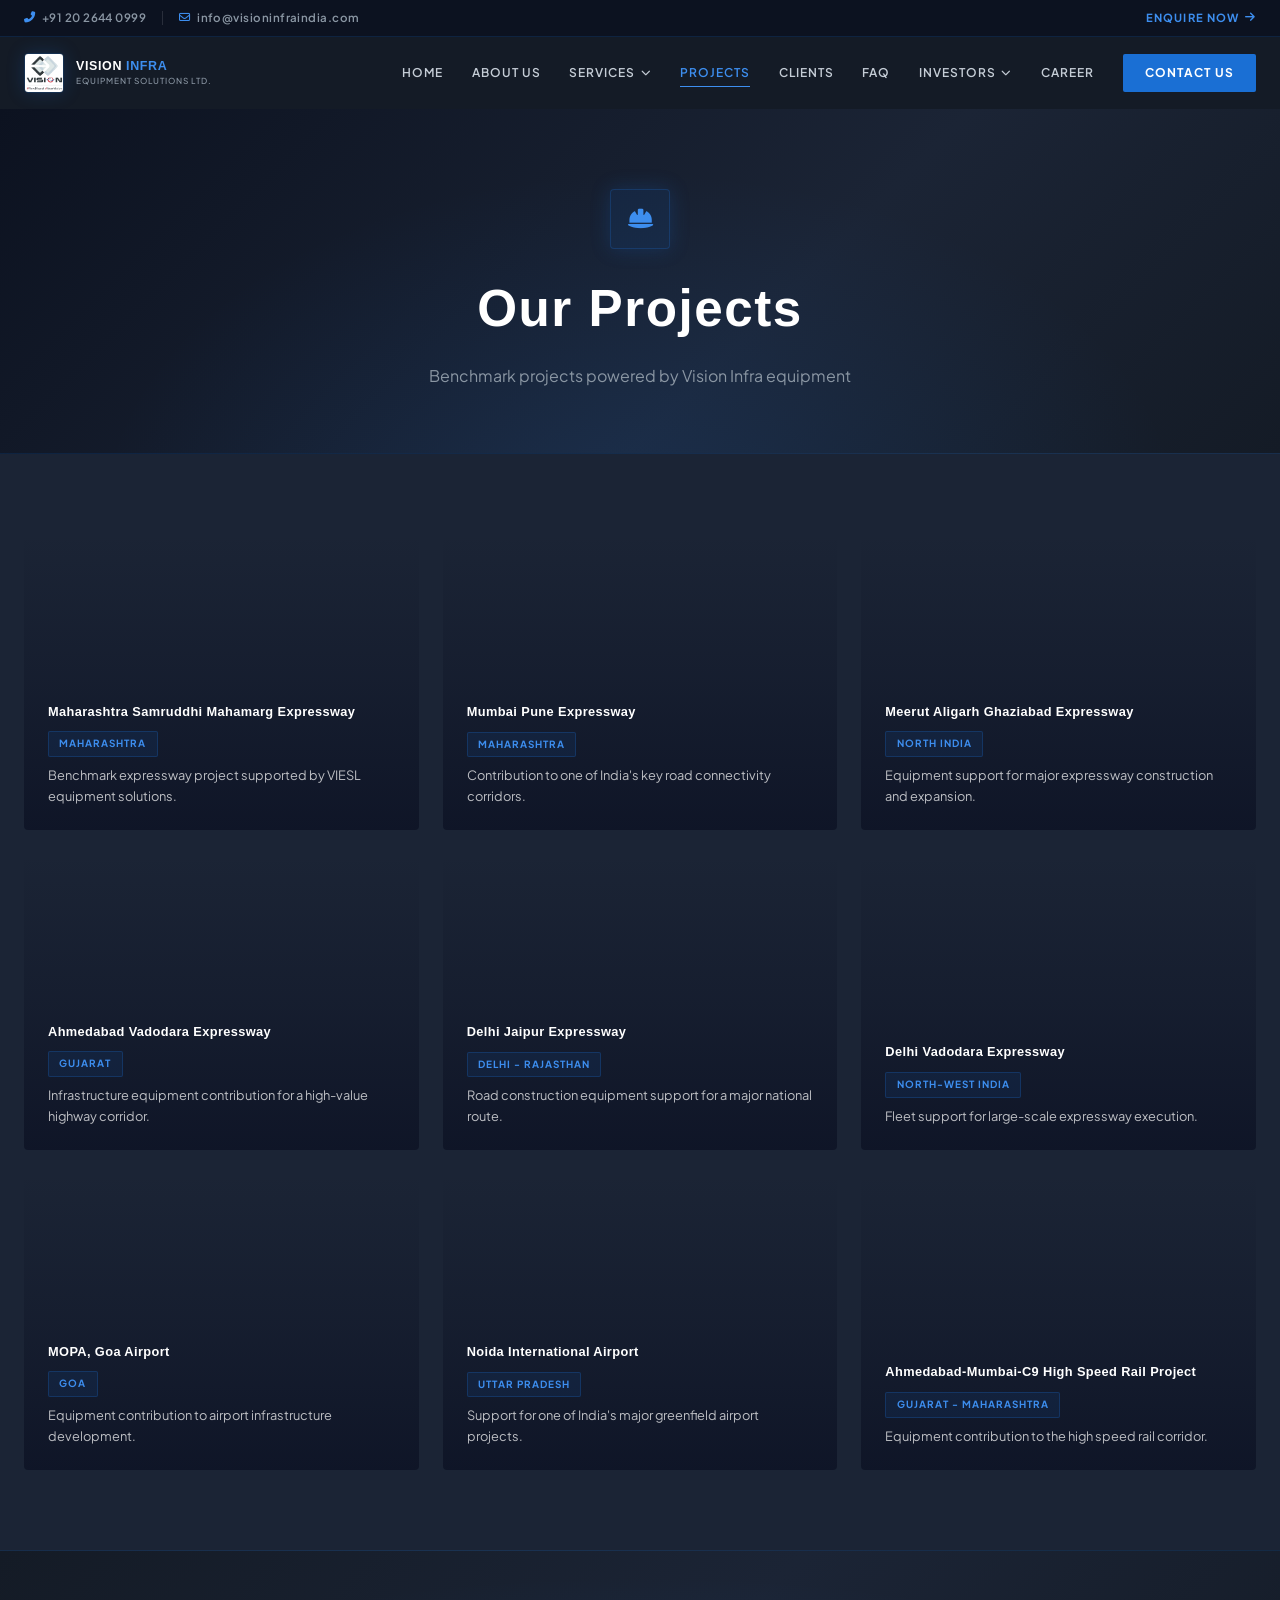
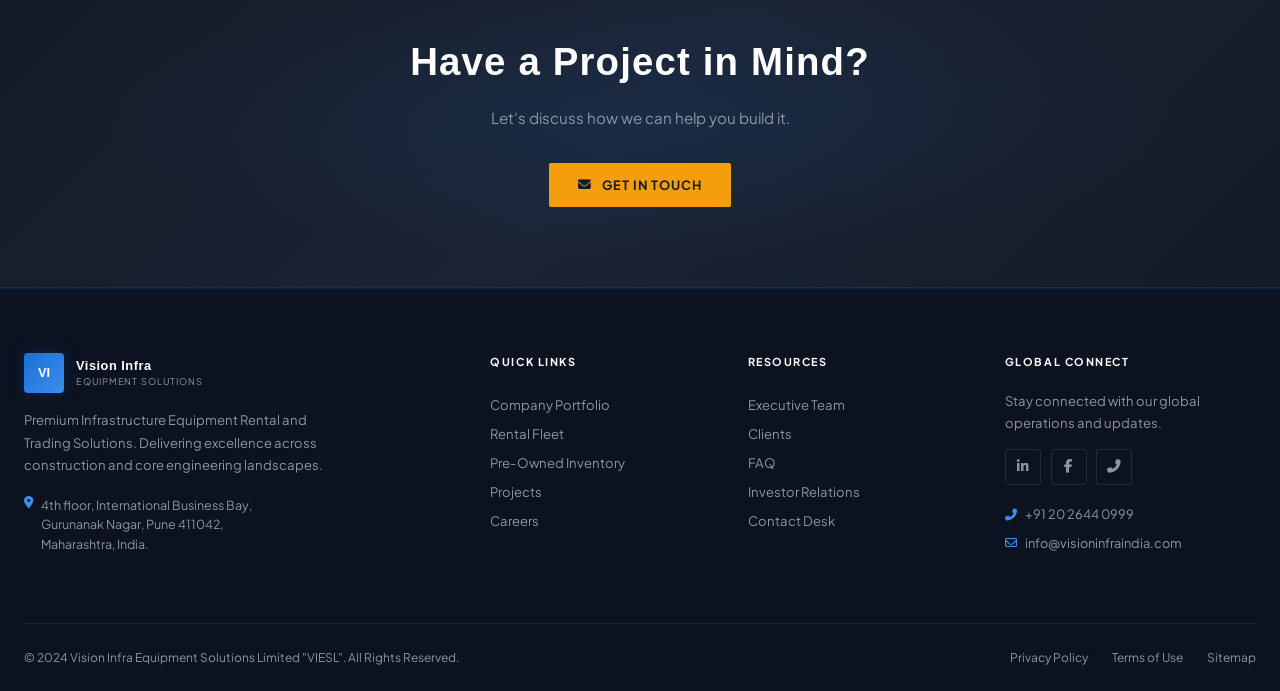
<file: projects.html>
﻿<!DOCTYPE html>
<html lang="en">
<head>
  <meta charset="UTF-8" />
  <meta name="viewport" content="width=device-width, initial-scale=1.0" />
  <meta name="description" content="Vision Infra Equipment Solutions Limited provides premium infrastructure equipment rental, used equipment trading, and project support across India." />
  <title>Projects | Vision Infra Equipment Solutions</title>
  <link rel="preconnect" href="https://fonts.googleapis.com" />
  <link rel="preconnect" href="https://fonts.gstatic.com" crossorigin />
  <link href="https://fonts.googleapis.com/css2?family=Syncopate:wght@400;700&family=Plus+Jakarta+Sans:wght@300;400;500;600;700;800&display=swap" rel="stylesheet" />
  <link rel="stylesheet" href="https://cdnjs.cloudflare.com/ajax/libs/font-awesome/6.4.0/css/all.min.css" />
  <link rel="stylesheet" href="style.css" />
</head>
<body>
  <a class="skip-link" href="#main-content">Skip to main content</a>
  <div id="util-bar">
    <div class="container">
      <div class="util-inner">
        <div class="util-links">
          <a href="tel:+912026440999"><i class="fas fa-phone-alt"></i>+91 20 2644 0999</a>
          <span class="util-sep"></span>
          <a href="mailto:info@visioninfraindia.com"><i class="far fa-envelope"></i>info@visioninfraindia.com</a>
        </div>
        <a href="contact.html" class="util-cta">Enquire Now <i class="fas fa-arrow-right ms-1"></i></a>
      </div>
    </div>
  </div>
  <nav id="navbar">
    <div class="container">
      <div class="nav-inner">
        <a class="brand" href="index.html">
          <div class="brand-logo-wrap"><img src="images/logo.jpeg" alt="Vision Infra logo"></div>
          <div class="brand-text"><span class="brand-main">VISION <span>INFRA</span></span><span class="brand-sub">Equipment Solutions LTD.</span></div>
        </a>
        <div class="nav-links">
          <a class="nav-link" href="index.html">Home</a>
          <a class="nav-link" href="about-us.html">About Us</a>
          <div class="nav-dropdown">
            <a class="nav-link dropdown-toggle" href="services.html">Services <i class="fas fa-chevron-down caret" style="font-size:.6rem"></i></a>
            <div class="dropdown-menu">
              <a class="dropdown-item" href="services.html#rental"><i class="fas fa-calendar-alt"></i>Rental Equipments</a>
              <a class="dropdown-item" href="services.html#used"><i class="fas fa-box"></i>Used Equipments</a>
            </div>
          </div>
          <a class="nav-link" href="projects.html">Projects</a>
          <a class="nav-link" href="clients.html">Clients</a>
          <a class="nav-link" href="faq.html">FAQ</a>
          <div class="nav-dropdown">
            <a class="nav-link dropdown-toggle" href="investor.html">Investors <i class="fas fa-chevron-down caret" style="font-size:.6rem"></i></a>
            <div class="dropdown-menu">
              <a class="dropdown-item" href="investor.html"><i class="fas fa-chart-pie"></i>Investment Overview</a>
              <div class="dropdown-divider"></div>
              <a class="dropdown-item" href="investor.html#reports"><i class="fas fa-file-pdf"></i>Financial Reports</a>
              <a class="dropdown-item" href="investor.html#governance"><i class="fas fa-shield-alt"></i>Corporate Governance</a>
              <a class="dropdown-item" href="mailto:cs@visioninfraindia.com"><i class="fas fa-envelope"></i>Investor Contact</a>
            </div>
          </div>
          <a class="nav-link" href="career.html">Career</a>
          <a class="nav-cta-btn" href="contact.html">Contact Us</a>
        </div>
        <button class="nav-toggle" id="nav-toggle" aria-label="Menu" aria-expanded="false"><span class="bar"></span><span class="bar"></span><span class="bar"></span></button>
      </div>
      <nav class="nav-mobile" id="nav-mobile">
        <a class="nav-link" href="index.html">Home</a>
        <a class="nav-link" href="about-us.html">About Us</a>
        <a class="nav-link" href="services.html">Services</a>
        <a class="nav-link" href="services.html#rental">Rental Equipments</a>
        <a class="nav-link" href="services.html#used">Used Equipments</a>
        <a class="nav-link" href="projects.html">Projects</a>
        <a class="nav-link" href="clients.html">Clients</a>
        <a class="nav-link" href="faq.html">FAQ</a>
        <a class="nav-link" href="team.html">Team</a>
        <a class="nav-link" href="investor.html">Investor Relations</a>
        <a class="nav-link" href="career.html">Career</a>
        <a class="nav-cta-btn w-100" href="contact.html">Contact Us</a>
      </nav>
    </div>
  </nav>
  <main id="main-content"><div class="page active">
      <div class="page-banner">
        <div class="container">
          <div class="banner-icon"><i class="fas fa-hard-hat"></i></div>
          <h1>Our Projects</h1>
          <p class="lead">Benchmark projects powered by Vision Infra equipment</p>
        </div>
      </div>
      <section class="py-5 bg-off">
        <div class="container">
          
          <div class="row cols-3" id="all-proj-grid"></div>
        </div>
      </section>
      <section class="vi-cta">
        <div class="container reveal">
          <h2>Have a Project in Mind?</h2>
          <p class="sub">Let's discuss how we can help you build it.</p>
          <button class="btn-amber" onclick="window.location.href='contact.html'"><i class="fas fa-envelope"></i>Get in Touch</button>
        </div>
      </section>
    </div>

    <!-- â”€â”€ TEAM â”€â”€â”€â”€â”€â”€â”€â”€â”€â”€â”€â”€â”€â”€â”€â”€â”€â”€â”€â”€â”€â”€â”€â”€â”€â”€â”€â”€â”€â”€â”€â”€â”€â”€â”€â”€â”€â”€â”€â”€â”€â”€â”€â”€â”€â”€ -->
  </main>
  <footer>
    <div class="container footer-grid">
      <div class="footer-layout">
        <div>
          <div class="footer-brand-lockup"><div class="footer-brand-mark">VI</div><div><div class="footer-brand-name">Vision Infra</div><div class="footer-brand-sub">Equipment Solutions</div></div></div>
          <p class="footer-desc">Premium Infrastructure Equipment Rental and Trading Solutions. Delivering excellence across construction and core engineering landscapes.</p>
          <address class="footer-addr" style="font-style:normal"><i class="fas fa-map-marker-alt"></i><span>4th floor, International Business Bay,<br />Gurunanak Nagar, Pune 411042,<br />Maharashtra, India.</span></address>
        </div>
        <div><div class="footer-col-title">Quick Links</div><div class="footer-links" style="display:flex;flex-direction:column"><a href="about-us.html">Company Portfolio</a><a href="services.html#rental">Rental Fleet</a><a href="services.html#used">Pre-Owned Inventory</a><a href="projects.html">Projects</a><a href="career.html">Careers</a></div></div>
        <div><div class="footer-col-title">Resources</div><div class="footer-links" style="display:flex;flex-direction:column"><a href="team.html">Executive Team</a><a href="clients.html">Clients</a><a href="faq.html">FAQ</a><a href="investor.html">Investor Relations</a><a href="contact.html">Contact Desk</a></div></div>
        <div><div class="footer-col-title">Global Connect</div><p style="font-size:.82rem;color:var(--silver);margin-bottom:16px;line-height:1.65">Stay connected with our global operations and updates.</p><div class="footer-socials"><a class="footer-soc" href="#" aria-label="LinkedIn"><i class="fab fa-linkedin-in"></i></a><a class="footer-soc" href="#" aria-label="Facebook"><i class="fab fa-facebook-f"></i></a><a class="footer-soc" href="tel:+912026440999" aria-label="Phone"><i class="fas fa-phone-alt"></i></a></div><div class="footer-contact"><div class="footer-contact-line"><i class="fas fa-phone-alt"></i><span>+91 20 2644 0999</span></div><div class="footer-contact-line"><i class="far fa-envelope"></i><a href="mailto:info@visioninfraindia.com">info@visioninfraindia.com</a></div></div></div>
      </div>
    </div>
    <div class="footer-legal"><div class="container"><div class="inner"><p class="copy">&copy; 2024 Vision Infra Equipment Solutions Limited "VIESL". All Rights Reserved.</p><nav class="legal-links"><a href="#">Privacy Policy</a><a href="#">Terms of Use</a><a href="index.html">Sitemap</a></nav></div></div></div>
  </footer>
  <script src="script.js"></script>
</body>
</html>
</file>
<file: style.css>
﻿/* â•â•â•â•â•â•â•â•â•â•â•â•â•â•â•â•â•â•â•â•â•â•â•â•â•â•â•â•â•â•â•â•â•â•â•â•â•â•â•â•â•â•â•â•â•â•â•â•â•â•
   CSS CUSTOM PROPERTIES  (Source B palette + Source A vars)
â•â•â•â•â•â•â•â•â•â•â•â•â•â•â•â•â•â•â•â•â•â•â•â•â•â•â•â•â•â•â•â•â•â•â•â•â•â•â•â•â•â•â•â•â•â•â•â•â•â• */
:root {
  /* Source B core palette */
  --charcoal:    #141B26;
  --charcoal-lt: #1B2435;
  --blue:        #1A6FD4;
  --blue-lt:     #3D8EEF;
  --green-lt:     #22ff38;
  --blue-dk:     #1258B0;
  --blue-glow:   rgba(26,111,212,.22);
  --blue-subtle: rgba(26,111,212,.10);
  --blue-border: rgba(26,111,212,.25);
  --silver:      #8A96A3;
  --silver-lt:   #C5CDD6;
  --white:       #FFFFFF;
  --off-white:   #F4F6F8;
  --card-bg:     #1A2336;
  --border:      rgba(26,111,212,.18);
  --glass:       rgba(20,27,38,.75);

  /* Source A legacy aliases */
  --navy:   #141B26;
  --amber:  #F59E0B;
  --cyan:   #38BDF8;
  --muted:  #8A96A3;

  /* Typography */
  --ff-head: 'Syncopate', sans-serif;
  --ff-body: 'Plus Jakarta Sans', sans-serif;

  /* Easing */
  --ease-out:    cubic-bezier(.22,.68,0,1.2);
  --ease-smooth: cubic-bezier(.4,0,.2,1);

  /* Shadows */
  --sh-sm: 0 2px 8px rgba(0,0,0,.35);
  --sh-md: 0 8px 24px rgba(0,0,0,.45);
  --sh-lg: 0 20px 60px rgba(0,0,0,.6);

  /* Layout */
  --nav-h:    72px;
  --nav-h-sm: 56px;
}

/* â•â•â•â•â•â•â•â•â•â•â•â•â•â•â•â•â•â•â•â•â•â•â•â•â•â•â•â•â•â•â•â•â•â•â•â•â•â•â•â•â•â•â•â•â•â•â•â•â•â•
   RESET & BASE
â•â•â•â•â•â•â•â•â•â•â•â•â•â•â•â•â•â•â•â•â•â•â•â•â•â•â•â•â•â•â•â•â•â•â•â•â•â•â•â•â•â•â•â•â•â•â•â•â•â• */
*, *::before, *::after { box-sizing: border-box; margin: 0; padding: 0; }
html { scroll-behavior: smooth; }
body {
  font-family: var(--ff-body);
  background: var(--charcoal);
  color: var(--silver-lt);
  overflow-x: hidden;
  line-height: 1.6;
}
img { display: block; max-width: 100%; }
a { color: inherit; text-decoration: none; }
button { cursor: pointer; font-family: var(--ff-body); }
ul { list-style: none; }

/* â•â•â•â•â•â•â•â•â•â•â•â•â•â•â•â•â•â•â•â•â•â•â•â•â•â•â•â•â•â•â•â•â•â•â•â•â•â•â•â•â•â•â•â•â•â•â•â•â•â•
   SKIP LINK
â•â•â•â•â•â•â•â•â•â•â•â•â•â•â•â•â•â•â•â•â•â•â•â•â•â•â•â•â•â•â•â•â•â•â•â•â•â•â•â•â•â•â•â•â•â•â•â•â•â• */
.skip-link {
  position: absolute;
  top: -100px;
  left: 1rem;
  background: var(--blue);
  color: #fff;
  padding: .5rem 1rem;
  border-radius: 2px;
  font-size: .8rem;
  z-index: 9999;
  transition: top .2s;
}
.skip-link:focus { top: .5rem; }

/* â•â•â•â•â•â•â•â•â•â•â•â•â•â•â•â•â•â•â•â•â•â•â•â•â•â•â•â•â•â•â•â•â•â•â•â•â•â•â•â•â•â•â•â•â•â•â•â•â•â•
   UTILITY
â•â•â•â•â•â•â•â•â•â•â•â•â•â•â•â•â•â•â•â•â•â•â•â•â•â•â•â•â•â•â•â•â•â•â•â•â•â•â•â•â•â•â•â•â•â•â•â•â•â• */
.container {
  width: min(1280px, 100% - 3rem);
  margin-inline: auto;
}

.py-5 { padding: 5rem 0; }

.text-center { text-align: center; }
.text-muted  { color: var(--silver); }
.mb-60       { margin-bottom: 3.75rem; }
.mt-60       { margin-top:    3.75rem; }
.mb-4        { margin-bottom: 1.5rem; }
.small       { font-size: .82rem; }
.w-100       { width: 100%; }

.section-tag {
  display: inline-flex;
  align-items: center;
  gap: .5rem;
  font-family: var(--ff-body);
  font-size: .68rem;
  font-weight: 700;
  letter-spacing: .18em;
  text-transform: uppercase;
  color: var(--blue-lt);
  background: var(--blue-subtle);
  border: 1px solid var(--blue-border);
  padding: .35rem 1rem;
  border-radius: 2px;
  margin-bottom: 1.2rem;
}

.section-title {
  font-family: var(--ff-head);
  font-weight: 700;
  font-size: clamp(1.5rem, 3vw, 2.5rem);
  color: var(--white);
  line-height: 1.15;
  letter-spacing: .02em;
  margin-bottom: 1rem;
}

.section-subtitle {
  font-size: .95rem;
  color: var(--silver);
  max-width: 56ch;
  margin: 0 auto;
  line-height: 1.7;
}

.bg-off         { background: var(--charcoal-lt); }
.bg-dark-navy   { background: #0C1220; }
.bg-gradient-blue {
  background: linear-gradient(135deg, var(--charcoal) 0%, var(--charcoal-lt) 100%);
  border-top: 1px solid var(--border);
  border-bottom: 1px solid var(--border);
}
.bg-culture     { background: #0C1220; }

/* â•â•â•â•â•â•â•â•â•â•â•â•â•â•â•â•â•â•â•â•â•â•â•â•â•â•â•â•â•â•â•â•â•â•â•â•â•â•â•â•â•â•â•â•â•â•â•â•â•â•
   GRID HELPERS
â•â•â•â•â•â•â•â•â•â•â•â•â•â•â•â•â•â•â•â•â•â•â•â•â•â•â•â•â•â•â•â•â•â•â•â•â•â•â•â•â•â•â•â•â•â•â•â•â•â• */
.row { display: grid; gap: 1.5rem; }
.cols-2   { grid-template-columns: repeat(2, 1fr); }
.cols-2-1 { grid-template-columns: 2fr 1fr; }
.cols-3   { grid-template-columns: repeat(3, 1fr); }
.cols-4   { grid-template-columns: repeat(4, 1fr); }
.g-3      { gap: 1rem; }

@media (max-width: 1024px) {
  .cols-4   { grid-template-columns: repeat(2, 1fr); }
  .cols-3   { grid-template-columns: repeat(2, 1fr); }
  .cols-2-1 { grid-template-columns: 1fr; }
}
@media (max-width: 640px) {
  .cols-2  { grid-template-columns: 1fr; }
  .cols-3  { grid-template-columns: 1fr; }
  .cols-4  { grid-template-columns: 1fr; }
}

/* â•â•â•â•â•â•â•â•â•â•â•â•â•â•â•â•â•â•â•â•â•â•â•â•â•â•â•â•â•â•â•â•â•â•â•â•â•â•â•â•â•â•â•â•â•â•â•â•â•â•
   UTIL BAR
â•â•â•â•â•â•â•â•â•â•â•â•â•â•â•â•â•â•â•â•â•â•â•â•â•â•â•â•â•â•â•â•â•â•â•â•â•â•â•â•â•â•â•â•â•â•â•â•â•â• */
#util-bar {
  background: #0C1220;
  border-bottom: 1px solid var(--border);
  padding: .55rem 0;
  position: relative;
  z-index: 1001;
}

.util-inner {
  display: flex;
  align-items: center;
  justify-content: space-between;
  flex-wrap: wrap;
  gap: .5rem;
}

.util-links {
  display: flex;
  align-items: center;
  gap: 1rem;
}

.util-links a {
  font-size: .72rem;
  font-weight: 600;
  color: var(--silver);
  letter-spacing: .04em;
  display: flex;
  align-items: center;
  gap: .4rem;
  transition: color .2s;
}
.util-links a:hover { color: var(--blue-lt); }
.util-links a i { color: var(--blue-lt); font-size: .7rem; }

.util-sep {
  width: 1px;
  height: 14px;
  background: rgba(255,255,255,.12);
  display: inline-block;
}

.util-cta {
  font-size: .7rem;
  font-weight: 700;
  letter-spacing: .1em;
  text-transform: uppercase;
  color: var(--blue-lt) !important;
  display: flex;
  align-items: center;
  gap: .35rem;
  transition: color .2s;
}
.util-cta:hover { color: var(--white) !important; }

/* â•â•â•â•â•â•â•â•â•â•â•â•â•â•â•â•â•â•â•â•â•â•â•â•â•â•â•â•â•â•â•â•â•â•â•â•â•â•â•â•â•â•â•â•â•â•â•â•â•â•
   NAVBAR  (Source B style applied to Source A structure)
â•â•â•â•â•â•â•â•â•â•â•â•â•â•â•â•â•â•â•â•â•â•â•â•â•â•â•â•â•â•â•â•â•â•â•â•â•â•â•â•â•â•â•â•â•â•â•â•â•â• */
#navbar {
  position: sticky;
  top: 0;
  z-index: 1000;
  height: var(--nav-h);
  display: flex;
  align-items: center;
  background: transparent;
  transition: height .3s var(--ease-smooth),
              background .3s var(--ease-smooth),
              box-shadow .3s var(--ease-smooth);
}

#navbar.scrolled {
  height: var(--nav-h-sm);
  background: rgba(14,20,32,.92);
  backdrop-filter: blur(20px) saturate(180%);
  -webkit-backdrop-filter: blur(20px) saturate(180%);
  box-shadow: 0 1px 0 var(--border), 0 8px 32px rgba(0,0,0,.5);
}

.nav-inner {
  display: flex;
  align-items: center;
  justify-content: space-between;
  width: 100%;
}

/* Brand */
.brand {
  display: flex;
  align-items: center;
  gap: .75rem;
  text-decoration: none;
}

.brand-logo-wrap {
  width: 40px;
  height: 40px;
  border-radius: 4px;
  overflow: hidden;
  flex-shrink: 0;
  box-shadow: 0 0 18px var(--blue-glow);
  border: 1px solid var(--blue-border);
}

.brand-logo-wrap img {
  width: 100%;
  height: 100%;
  object-fit: cover;
}

.brand-text { display: flex; flex-direction: column; }

.brand-main {
  font-family: var(--ff-head);
  font-weight: 700;
  font-size: .78rem;
  letter-spacing: .05em;
  color: var(--white);
  line-height: 1.2;
}
.brand-main span { color: var(--blue-lt); }

.brand-sub {
  font-size: .52rem;
  color: var(--silver);
  letter-spacing: .12em;
  font-weight: 500;
  text-transform: uppercase;
}

/* Nav links */
.nav-links {
  display: flex;
  align-items: center;
  gap: 1.8rem;
}

.nav-link {
  font-size: .75rem;
  font-weight: 600;
  letter-spacing: .08em;
  text-transform: uppercase;
  color: var(--silver-lt);
  cursor: pointer;
  position: relative;
  transition: color .2s;
}
.nav-link::after {
  content: '';
  position: absolute;
  bottom: -4px;
  left: 0; right: 0;
  height: 1px;
  background: var(--blue-lt);
  transform: scaleX(0);
  transform-origin: right;
  transition: transform .3s var(--ease-smooth);
}
.nav-link:hover { color: var(--blue-lt); }
.nav-link:hover::after { transform: scaleX(1); transform-origin: left; }

.nav-cta-btn {
  background: var(--blue);
  color: var(--white);
  border: none;
  padding: .6rem 1.4rem;
  font-size: .75rem;
  font-weight: 700;
  letter-spacing: .08em;
  text-transform: uppercase;
  border-radius: 2px;
  transition: background .2s, transform .2s, box-shadow .2s;
}
.nav-cta-btn:hover {
  background: var(--blue-lt);
  transform: translateY(-1px);
  box-shadow: 0 6px 20px var(--blue-glow);
}

/* Dropdown */
.nav-dropdown { position: relative; }

.dropdown-toggle { display: flex; align-items: center; gap: .35rem; }

.dropdown-menu {
  position: absolute;
  top: calc(100% + 14px);
  left: 50%;
  transform: translateX(-50%) translateY(8px);
  background: var(--charcoal-lt);
  border: 1px solid var(--blue-border);
  border-radius: 4px;
  min-width: 220px;
  padding: .5rem 0;
  opacity: 0;
  pointer-events: none;
  transition: opacity .2s, transform .2s;
  box-shadow: 0 16px 48px rgba(0,0,0,.6);
  z-index: 100;
}

.nav-dropdown:hover .dropdown-menu,
.nav-dropdown.open .dropdown-menu {
  opacity: 1;
  pointer-events: all;
  transform: translateX(-50%) translateY(0);
}

.dropdown-item {
  display: flex;
  align-items: center;
  gap: .6rem;
  padding: .65rem 1.2rem;
  font-size: .78rem;
  font-weight: 500;
  color: var(--silver-lt);
  transition: color .2s, background .2s;
}
.dropdown-item:hover { background: var(--blue-subtle); color: var(--blue-lt); }
.dropdown-item i { color: var(--blue-lt); width: 14px; font-size: .8rem; }

.dropdown-divider {
  height: 1px;
  background: rgba(255,255,255,.07);
  margin: .35rem 0;
}

/* Mobile nav toggle */
.nav-toggle {
  display: none;
  flex-direction: column;
  gap: 5px;
  background: transparent;
  border: 1px solid rgba(255,255,255,.15);
  padding: .5rem .65rem;
  border-radius: 3px;
  cursor: pointer;
}
.bar {
  display: block;
  width: 22px;
  height: 2px;
  background: var(--silver-lt);
  border-radius: 2px;
  transition: transform .3s, opacity .3s;
}
.nav-toggle.open .bar:nth-child(1) { transform: translateY(7px) rotate(45deg); }
.nav-toggle.open .bar:nth-child(2) { opacity: 0; }
.nav-toggle.open .bar:nth-child(3) { transform: translateY(-7px) rotate(-45deg); }

/* Mobile menu */
.nav-mobile {
  display: flex;
  flex-direction: column;
  gap: .35rem;
  position: fixed;
  left: 0;
  right: 0;
  top: var(--nav-h-sm);
  z-index: 999;
  max-height: calc(100dvh - var(--nav-h-sm));
  overflow-y: auto;
  overscroll-behavior: contain;
  background: rgba(12,18,32,.97);
  border-top: 1px solid rgba(61,142,239,.2);
  border-bottom: 1px solid rgba(61,142,239,.18);
  box-shadow: 0 24px 60px rgba(0,0,0,.55);
  backdrop-filter: blur(18px) saturate(160%);
  -webkit-backdrop-filter: blur(18px) saturate(160%);
  padding: .75rem 1rem 1rem;
  opacity: 0;
  visibility: hidden;
  pointer-events: none;
  transform: translateY(-10px);
  transition: opacity .24s var(--ease-smooth), transform .24s var(--ease-smooth), visibility .24s var(--ease-smooth);
}
.nav-mobile.open {
  opacity: 1;
  visibility: visible;
  pointer-events: auto;
  transform: translateY(0);
}
.nav-mobile .nav-link {
  padding: .78rem .9rem;
  display: flex;
  align-items: center;
  min-height: 44px;
  border: 1px solid rgba(255,255,255,.055);
  border-radius: 8px;
  background: rgba(255,255,255,.035);
  color: var(--silver-lt);
}
.nav-mobile .nav-link:hover,
.nav-mobile .nav-link.active {
  color: var(--white);
  background: rgba(26,111,212,.16);
  border-color: rgba(61,142,239,.32);
}
.nav-mobile .nav-link::after { content: none; }
.nav-mobile .nav-cta-btn {
  margin: .35rem 0 0;
  justify-content: center;
  width: 100%;
  min-height: 46px;
}
body.nav-open { overflow: hidden; }

@media (max-width: 1024px) {
  #navbar { height: var(--nav-h-sm); background: rgba(14,20,32,.94); backdrop-filter: blur(18px); -webkit-backdrop-filter: blur(18px); }
  .nav-links { display: none; }
  .nav-toggle { display: flex; }
  .brand-logo-wrap { width: 44px; height: 44px; }
  .brand-main { font-size: .84rem; }
  .brand-sub { font-size: .52rem; }
}

/* â•â•â•â•â•â•â•â•â•â•â•â•â•â•â•â•â•â•â•â•â•â•â•â•â•â•â•â•â•â•â•â•â•â•â•â•â•â•â•â•â•â•â•â•â•â•â•â•â•â•
   PAGES
â•â•â•â•â•â•â•â•â•â•â•â•â•â•â•â•â•â•â•â•â•â•â•â•â•â•â•â•â•â•â•â•â•â•â•â•â•â•â•â•â•â•â•â•â•â•â•â•â•â• */
.page { display: none; }
.page.active { display: block; }

/* â•â•â•â•â•â•â•â•â•â•â•â•â•â•â•â•â•â•â•â•â•â•â•â•â•â•â•â•â•â•â•â•â•â•â•â•â•â•â•â•â•â•â•â•â•â•â•â•â•â•
   PAGE BANNER
â•â•â•â•â•â•â•â•â•â•â•â•â•â•â•â•â•â•â•â•â•â•â•â•â•â•â•â•â•â•â•â•â•â•â•â•â•â•â•â•â•â•â•â•â•â•â•â•â•â• */
.page-banner {
  background: linear-gradient(135deg, #0C1220 0%, var(--charcoal-lt) 60%, var(--charcoal) 100%);
  border-bottom: 1px solid var(--border);
  padding: 5rem 0 4rem;
  text-align: center;
  position: relative;
  overflow: hidden;
}
.page-banner::before {
  content: '';
  position: absolute;
  inset: 0;
  background: radial-gradient(ellipse at 50% 120%, rgba(26,111,212,.15) 0%, transparent 60%);
  pointer-events: none;
}
.page-banner .container { position: relative; z-index: 1; }

.banner-icon {
  width: 60px;
  height: 60px;
  background: var(--blue-subtle);
  border: 1px solid var(--blue-border);
  border-radius: 4px;
  display: flex;
  align-items: center;
  justify-content: center;
  margin: 0 auto 1.2rem;
  font-size: 1.4rem;
  color: var(--blue-lt);
  box-shadow: 0 0 20px var(--blue-glow);
}

.page-banner h1 {
  font-family: var(--ff-head);
  font-size: clamp(2rem, 4vw, 3.2rem);
  font-weight: 700;
  color: var(--white);
  letter-spacing: .03em;
  margin-bottom: .75rem;
}

.page-banner .lead {
  font-size: 1rem;
  color: var(--silver);
  max-width: 52ch;
  margin: 0 auto;
  line-height: 1.7;
}

.banner-badge {
  display: inline-flex;
  align-items: center;
  gap: .5rem;
  background: var(--blue-subtle);
  border: 1px solid var(--blue-border);
  border-radius: 2px;
  padding: .35rem 1rem;
  font-size: .68rem;
  font-weight: 700;
  letter-spacing: .15em;
  text-transform: uppercase;
  color: var(--blue-lt);
  margin-bottom: 1rem;
}
.banner-badge .dot {
  width: 6px; height: 6px;
  background: var(--green-lt);
  border-radius: 50%;
  animation: pulse 1.8s ease-in-out infinite;
}
@keyframes pulse {
  0%,100% { opacity: 1; transform: scale(1); }
  50%      { opacity: .5; transform: scale(1.4); }
}

/* â•â•â•â•â•â•â•â•â•â•â•â•â•â•â•â•â•â•â•â•â•â•â•â•â•â•â•â•â•â•â•â•â•â•â•â•â•â•â•â•â•â•â•â•â•â•â•â•â•â•
   HERO
â•â•â•â•â•â•â•â•â•â•â•â•â•â•â•â•â•â•â•â•â•â•â•â•â•â•â•â•â•â•â•â•â•â•â•â•â•â•â•â•â•â•â•â•â•â•â•â•â•â• */
#hero {
  position: relative;
  min-height: 100svh;
  display: flex;
  align-items: center;
  overflow: hidden;
}

.hero-video {
  position: absolute;
  inset: 0;
  width: 100%;
  height: 100%;
  object-fit: cover;
  z-index: 0;
}

.hero-video-overlay {
  position: absolute;
  inset: 0;
  background:
    linear-gradient(105deg, rgba(14,20,38,.97) 30%, rgba(14,20,38,.55) 70%, transparent 100%),
    linear-gradient(to top, rgba(14,20,38,.92) 0%, transparent 45%);
  z-index: 1;
}

.hero-bg-grid {
  position: absolute;
  inset: 0;
  background-image:
    repeating-linear-gradient(
      60deg,
      transparent, transparent 40px,
      rgba(26,111,212,.025) 40px,
      rgba(26,111,212,.025) 41px
    );
  z-index: 1;
  pointer-events: none;
}

.hero-orb1, .hero-orb2 {
  position: absolute;
  border-radius: 50%;
  filter: blur(80px);
  z-index: 1;
  pointer-events: none;
}
.hero-orb1 {
  width: 500px; height: 500px;
  background: rgba(26,111,212,.12);
  top: -100px; right: 10%;
}
.hero-orb2 {
  width: 350px; height: 350px;
  background: rgba(56,189,248,.07);
  bottom: 0; left: 5%;
}

.hero-content {
  position: relative;
  z-index: 2;
  width: 100%;
  padding: calc(var(--nav-h) + 4rem) 0 5rem;
}

.hero-content .container { max-width: 820px; }

.hero-content .banner-badge { animation: fadeUp .8s var(--ease-out) .2s both; }

.hero-content h1 {
  font-family: var(--ff-head);
  font-weight: 700;
  font-size: clamp(2.4rem, 6vw, 5rem);
  line-height: 1.08;
  letter-spacing: .02em;
  color: var(--white);
  margin-bottom: 1.25rem;
  animation: fadeUp .8s var(--ease-out) .35s both;
}
.hero-content h1 .c { color: var(--silver-lt); }
.hero-content h1 .y { color: var(--blue-lt); }

.hero-content p {
  font-size: clamp(.95rem, 1.5vw, 1.1rem);
  color: var(--silver-lt);
  max-width: 52ch;
  margin-bottom: 2.5rem;
  line-height: 1.75;
  animation: fadeUp .8s var(--ease-out) .5s both;
}

.hero-btns {
  display: flex;
  flex-wrap: wrap;
  gap: 1rem;
  animation: fadeUp .8s var(--ease-out) .65s both;
}

.hero-stats {
  display: flex;
  flex-wrap: wrap;
  gap: 2.5rem;
  margin-top: 3.5rem;
  padding-top: 2rem;
  border-top: 1px solid rgba(255,255,255,.1);
  animation: fadeUp .8s var(--ease-out) .8s both;
}
.hstat-num {
  font-family: var(--ff-head);
  font-size: clamp(1.4rem, 2.5vw, 2rem);
  font-weight: 700;
  color: var(--blue-lt);
}
.hstat-lbl {
  font-size: .72rem;
  font-weight: 500;
  color: var(--silver);
  letter-spacing: .06em;
  text-transform: uppercase;
  margin-top: .15rem;
}

.hero-scroll {
  position: absolute;
  bottom: 2.5rem;
  left: 50%;
  transform: translateX(-50%);
  z-index: 2;
  display: flex;
  flex-direction: column;
  align-items: center;
  gap: .4rem;
  cursor: pointer;
  font-size: .6rem;
  letter-spacing: .15em;
  text-transform: uppercase;
  color: rgba(255,255,255,.35);
  animation: fadeUp .8s var(--ease-out) 1s both;
}
.scroll-line {
  width: 1px; height: 40px;
  background: linear-gradient(to bottom, var(--blue-lt), transparent);
  animation: scrollLine 2s ease-in-out infinite;
}
@keyframes scrollLine {
  0%,100% { transform: scaleY(1); opacity: 1; }
  50% { transform: scaleY(.6); opacity: .4; }
}

/* â•â•â•â•â•â•â•â•â•â•â•â•â•â•â•â•â•â•â•â•â•â•â•â•â•â•â•â•â•â•â•â•â•â•â•â•â•â•â•â•â•â•â•â•â•â•â•â•â•â•
   BUTTONS
â•â•â•â•â•â•â•â•â•â•â•â•â•â•â•â•â•â•â•â•â•â•â•â•â•â•â•â•â•â•â•â•â•â•â•â•â•â•â•â•â•â•â•â•â•â•â•â•â•â• */
.btn-primary, .btn-amber {
  display: inline-flex;
  align-items: center;
  gap: .6rem;
  background: var(--blue);
  color: var(--white);
  border: none;
  font-size: .8rem;
  font-weight: 700;
  letter-spacing: .08em;
  text-transform: uppercase;
  padding: .9rem 1.8rem;
  border-radius: 2px;
  cursor: pointer;
  transition: background .2s, transform .2s, box-shadow .2s;
}
.btn-primary:hover, .btn-amber:hover {
  background: var(--blue-lt);
  transform: translateY(-2px);
  box-shadow: 0 10px 28px var(--blue-glow);
}
.btn-amber { background: var(--amber); color: var(--charcoal); }
.btn-amber:hover { background: #FBBF24; }

.btn-ghost {
  display: inline-flex;
  align-items: center;
  gap: .6rem;
  background: transparent;
  color: var(--white);
  border: 1px solid rgba(255,255,255,.28);
  font-size: .8rem;
  font-weight: 600;
  letter-spacing: .08em;
  text-transform: uppercase;
  padding: .9rem 1.8rem;
  border-radius: 2px;
  cursor: pointer;
  transition: border-color .2s, color .2s, transform .2s, box-shadow .2s;
}
.btn-ghost:hover {
  border-color: var(--blue-lt);
  color: var(--blue-lt);
  transform: translateY(-2px);
  box-shadow: 0 6px 20px var(--blue-glow);
}

.btn-sm { padding: .55rem 1.1rem; font-size: .72rem; }

/* â•â•â•â•â•â•â•â•â•â•â•â•â•â•â•â•â•â•â•â•â•â•â•â•â•â•â•â•â•â•â•â•â•â•â•â•â•â•â•â•â•â•â•â•â•â•â•â•â•â•
   CARDS â€” Equipment
â•â•â•â•â•â•â•â•â•â•â•â•â•â•â•â•â•â•â•â•â•â•â•â•â•â•â•â•â•â•â•â•â•â•â•â•â•â•â•â•â•â•â•â•â•â•â•â•â•â• */
.equip-card {
  background: var(--card-bg);
  border: 1px solid rgba(255,255,255,.06);
  border-radius: 4px;
  overflow: hidden;
  display: flex;
  flex-direction: column;
  transition: transform .35s var(--ease-out), box-shadow .35s var(--ease-out), border-color .35s;
}
.equip-card:hover {
  transform: translateY(-8px);
  box-shadow: 0 24px 60px rgba(0,0,0,.5), 0 0 0 1px rgba(26,111,212,.3);
  border-color: rgba(26,111,212,.3);
}

.equip-img-wrap {
  position: relative;
  aspect-ratio: 16/10;
  overflow: hidden;
  background: var(--charcoal);
}
.equip-img-wrap img {
  width: 100%;
  height: 100%;
  object-fit: cover;
  transition: transform .6s var(--ease-smooth);
  filter: brightness(.82) saturate(.8);
}
.equip-card:hover .equip-img-wrap img { transform: scale(1.06); filter: brightness(.95) saturate(1); }

.equip-badge {
  position: absolute;
  top: .75rem; left: .75rem;
  background: rgba(14,20,38,.85);
  backdrop-filter: blur(6px);
  border: 1px solid var(--blue-border);
  border-radius: 2px;
  font-size: .6rem;
  font-weight: 700;
  letter-spacing: .12em;
  text-transform: uppercase;
  color: var(--blue-lt);
  padding: .3rem .8rem;
}
.equip-badge.used {
  color: var(--amber);
  border-color: rgba(245,158,11,.3);
}

.equip-body {
  padding: 1.4rem;
  flex: 1;
  display: flex;
  flex-direction: column;
}
.equip-body h5 {
  font-family: var(--ff-head);
  font-size: .8rem;
  font-weight: 700;
  letter-spacing: .05em;
  color: var(--white);
  margin-bottom: .6rem;
  line-height: 1.3;
}
.equip-body p {
  font-size: .82rem;
  color: var(--silver);
  line-height: 1.65;
  margin-bottom: 1rem;
  flex: 1;
}
.equip-price {
  font-family: var(--ff-head);
  font-size: 1.1rem;
  font-weight: 700;
  color: var(--blue-lt);
  margin-bottom: .5rem;
}
.equip-specs {
  font-size: .72rem;
  color: var(--silver);
  background: var(--blue-subtle);
  border: 1px solid var(--blue-border);
  border-radius: 3px;
  padding: .5rem .75rem;
  margin-bottom: 1rem;
  line-height: 1.5;
}

/* â•â•â•â•â•â•â•â•â•â•â•â•â•â•â•â•â•â•â•â•â•â•â•â•â•â•â•â•â•â•â•â•â•â•â•â•â•â•â•â•â•â•â•â•â•â•â•â•â•â•
   CARDS â€” Feature Box
â•â•â•â•â•â•â•â•â•â•â•â•â•â•â•â•â•â•â•â•â•â•â•â•â•â•â•â•â•â•â•â•â•â•â•â•â•â•â•â•â•â•â•â•â•â•â•â•â•â• */
.feature-box {
  background: var(--card-bg);
  border: 1px solid rgba(255,255,255,.06);
  border-radius: 4px;
  padding: 2rem 1.5rem;
  transition: border-color .3s, transform .3s, box-shadow .3s;
  height: 100%;
}
.feature-box:hover {
  border-color: var(--blue-border);
  transform: translateY(-6px);
  box-shadow: 0 16px 40px rgba(0,0,0,.4), 0 0 20px var(--blue-glow);
}
.feature-icon {
  width: 52px; height: 52px;
  background: var(--blue-subtle);
  border: 1px solid var(--blue-border);
  border-radius: 4px;
  display: flex;
  align-items: center;
  justify-content: center;
  font-size: 1.2rem;
  color: var(--blue-lt);
  margin-bottom: 1.2rem;
  box-shadow: 0 0 16px var(--blue-glow);
}
.feature-box h5 {
  font-family: var(--ff-head);
  font-size: .78rem;
  font-weight: 700;
  letter-spacing: .04em;
  color: var(--white);
  margin-bottom: .65rem;
}
.feature-box p { font-size: .82rem; color: var(--silver); line-height: 1.65; }

/* â•â•â•â•â•â•â•â•â•â•â•â•â•â•â•â•â•â•â•â•â•â•â•â•â•â•â•â•â•â•â•â•â•â•â•â•â•â•â•â•â•â•â•â•â•â•â•â•â•â•
   STAT CARD
â•â•â•â•â•â•â•â•â•â•â•â•â•â•â•â•â•â•â•â•â•â•â•â•â•â•â•â•â•â•â•â•â•â•â•â•â•â•â•â•â•â•â•â•â•â•â•â•â•â• */
.stat-card {
  background: var(--card-bg);
  border: 1px solid rgba(255,255,255,.06);
  border-radius: 4px;
  padding: 1.8rem 1.5rem;
  text-align: center;
  transition: border-color .3s, box-shadow .3s;
}
.stat-card:hover {
  border-color: var(--blue-border);
  box-shadow: 0 0 20px var(--blue-glow);
}
.stat-icon {
  width: 44px; height: 44px;
  background: var(--blue-subtle);
  border: 1px solid var(--blue-border);
  border-radius: 3px;
  display: flex;
  align-items: center;
  justify-content: center;
  font-size: 1rem;
  color: var(--blue-lt);
  margin: 0 auto 1rem;
}
.stat-num {
  font-family: var(--ff-head);
  font-size: 2rem;
  font-weight: 700;
  color: var(--white);
  margin-bottom: .3rem;
  background: linear-gradient(135deg, var(--blue-lt), var(--cyan));
  -webkit-background-clip: text;
  -webkit-text-fill-color: transparent;
  background-clip: text;
}
.stat-lbl {
  font-size: .72rem;
  font-weight: 600;
  color: var(--silver);
  letter-spacing: .08em;
  text-transform: uppercase;
}

/* â•â•â•â•â•â•â•â•â•â•â•â•â•â•â•â•â•â•â•â•â•â•â•â•â•â•â•â•â•â•â•â•â•â•â•â•â•â•â•â•â•â•â•â•â•â•â•â•â•â•
   PROJECT CARD
â•â•â•â•â•â•â•â•â•â•â•â•â•â•â•â•â•â•â•â•â•â•â•â•â•â•â•â•â•â•â•â•â•â•â•â•â•â•â•â•â•â•â•â•â•â•â•â•â•â• */
.proj-card {
  position: relative;
  border-radius: 4px;
  overflow: hidden;
  aspect-ratio: 4/3;
  background-size: cover;
  background-position: center;
  cursor: pointer;
  transition: transform .35s var(--ease-out), box-shadow .35s;
}
.proj-card::before {
  content: '';
  position: absolute;
  inset: 0;
  background: linear-gradient(to top, rgba(14,20,38,.92) 0%, rgba(14,20,38,.4) 50%, transparent 100%);
  transition: opacity .3s;
}
.proj-card:hover { transform: translateY(-6px); box-shadow: 0 20px 50px rgba(0,0,0,.6); }
.proj-content {
  position: absolute;
  bottom: 0; left: 0; right: 0;
  padding: 1.5rem;
}
.proj-content h5 {
  font-family: var(--ff-head);
  font-size: .8rem;
  font-weight: 700;
  color: var(--white);
  margin-bottom: .4rem;
  letter-spacing: .03em;
}
.proj-badge {
  display: inline-block;
  background: var(--blue-subtle);
  border: 1px solid var(--blue-border);
  color: var(--blue-lt);
  font-size: .62rem;
  font-weight: 700;
  letter-spacing: .1em;
  text-transform: uppercase;
  padding: .25rem .65rem;
  border-radius: 2px;
}

/* â•â•â•â•â•â•â•â•â•â•â•â•â•â•â•â•â•â•â•â•â•â•â•â•â•â•â•â•â•â•â•â•â•â•â•â•â•â•â•â•â•â•â•â•â•â•â•â•â•â•
   TEAM CARD
â•â•â•â•â•â•â•â•â•â•â•â•â•â•â•â•â•â•â•â•â•â•â•â•â•â•â•â•â•â•â•â•â•â•â•â•â•â•â•â•â•â•â•â•â•â•â•â•â•â• */
.team-card {
  background: var(--card-bg);
  border: 1px solid rgba(255,255,255,.06);
  border-radius: 4px;
  padding: 2rem 1.5rem;
  text-align: center;
  transition: border-color .3s, transform .3s, box-shadow .3s;
}
.team-card:hover {
  border-color: var(--blue-border);
  transform: translateY(-6px);
  box-shadow: 0 16px 40px rgba(0,0,0,.4), 0 0 20px var(--blue-glow);
}
.team-img {
  width: 90px; height: 90px;
  border-radius: 50%;
  object-fit: cover;
  margin: 0 auto 1rem;
  border: 2px solid var(--blue-border);
  box-shadow: 0 0 16px var(--blue-glow);
}
.team-card h5 {
  font-family: var(--ff-head);
  font-size: .78rem;
  font-weight: 700;
  color: var(--white);
  margin-bottom: .4rem;
  letter-spacing: .03em;
}
.team-pos {
  font-size: .78rem;
  color: var(--blue-lt);
  font-weight: 600;
  margin-bottom: .5rem;
}
.team-exp { font-size: .72rem; color: var(--silver); }
.team-exp i { margin-right: .3rem; }

/* â•â•â•â•â•â•â•â•â•â•â•â•â•â•â•â•â•â•â•â•â•â•â•â•â•â•â•â•â•â•â•â•â•â•â•â•â•â•â•â•â•â•â•â•â•â•â•â•â•â•
   TESTIMONIALS
â•â•â•â•â•â•â•â•â•â•â•â•â•â•â•â•â•â•â•â•â•â•â•â•â•â•â•â•â•â•â•â•â•â•â•â•â•â•â•â•â•â•â•â•â•â•â•â•â•â• */
.testi-card {
  background: var(--card-bg);
  border: 1px solid rgba(255,255,255,.06);
  border-radius: 4px;
  padding: 2rem;
  position: relative;
  transition: border-color .3s, box-shadow .3s;
}
.testi-card:hover {
  border-color: var(--blue-border);
  box-shadow: 0 0 24px var(--blue-glow);
}
.testi-card::before {
  content: '"';
  font-family: Georgia, serif;
  font-size: 5rem;
  color: var(--blue);
  opacity: .25;
  position: absolute;
  top: .5rem; left: 1.2rem;
  line-height: 1;
}
.testi-text {
  font-size: .88rem;
  color: var(--silver-lt);
  line-height: 1.75;
  margin-bottom: 1.25rem;
  font-style: italic;
  padding-top: 1rem;
}
.testi-author {
  font-family: var(--ff-head);
  font-size: .75rem;
  font-weight: 700;
  color: var(--white);
  letter-spacing: .04em;
}
.testi-pos { font-size: .72rem; color: var(--blue-lt); margin-top: .25rem; }

/* â•â•â•â•â•â•â•â•â•â•â•â•â•â•â•â•â•â•â•â•â•â•â•â•â•â•â•â•â•â•â•â•â•â•â•â•â•â•â•â•â•â•â•â•â•â•â•â•â•â•
   BENEFIT LIST
â•â•â•â•â•â•â•â•â•â•â•â•â•â•â•â•â•â•â•â•â•â•â•â•â•â•â•â•â•â•â•â•â•â•â•â•â•â•â•â•â•â•â•â•â•â•â•â•â•â• */
.bene-list {
  display: flex;
  flex-direction: column;
  gap: 1rem;
}
.bene-list li { display: flex; align-items: flex-start; gap: .9rem; }
.bene-icon {
  width: 28px; height: 28px;
  background: var(--blue-subtle);
  border: 1px solid var(--blue-border);
  border-radius: 3px;
  display: flex;
  align-items: center;
  justify-content: center;
  flex-shrink: 0;
  font-size: .7rem;
  color: var(--blue-lt);
}
.bene-txt { display: flex; flex-direction: column; gap: .15rem; }
.bene-txt strong { font-size: .88rem; font-weight: 700; color: var(--white); }
.bene-txt span   { font-size: .78rem; color: var(--silver); }

/* â•â•â•â•â•â•â•â•â•â•â•â•â•â•â•â•â•â•â•â•â•â•â•â•â•â•â•â•â•â•â•â•â•â•â•â•â•â•â•â•â•â•â•â•â•â•â•â•â•â•
   FORMS & VI-FORM
â•â•â•â•â•â•â•â•â•â•â•â•â•â•â•â•â•â•â•â•â•â•â•â•â•â•â•â•â•â•â•â•â•â•â•â•â•â•â•â•â•â•â•â•â•â•â•â•â•â• */
.vi-form {
  background: var(--card-bg);
  border: 1px solid rgba(255,255,255,.07);
  border-radius: 4px;
  padding: 2rem;
}
.vi-form h5 {
  font-family: var(--ff-head);
  font-size: .9rem;
  font-weight: 700;
  color: var(--white);
  margin-bottom: 1.5rem;
  letter-spacing: .04em;
}

.form-group { margin-bottom: 1.1rem; }

.form-group label {
  display: block;
  font-size: .68rem;
  font-weight: 700;
  letter-spacing: .1em;
  text-transform: uppercase;
  color: var(--silver);
  margin-bottom: .45rem;
}

.form-control {
  width: 100%;
  background: rgba(255,255,255,.05);
  border: 1px solid rgba(255,255,255,.1);
  border-radius: 3px;
  color: var(--white);
  font-family: var(--ff-body);
  font-size: .88rem;
  padding: .75rem 1rem;
  outline: none;
  transition: border-color .2s, box-shadow .2s;
  -webkit-appearance: none;
  appearance: none;
}
.form-control:focus {
  border-color: var(--blue-lt);
  box-shadow: 0 0 0 3px rgba(26,111,212,.18);
}
.form-control::placeholder { color: rgba(255,255,255,.22); }
.form-control option { background: var(--charcoal); }

textarea.form-control { resize: vertical; min-height: 120px; }

/* â•â•â•â•â•â•â•â•â•â•â•â•â•â•â•â•â•â•â•â•â•â•â•â•â•â•â•â•â•â•â•â•â•â•â•â•â•â•â•â•â•â•â•â•â•â•â•â•â•â•
   CONTACT PAGE ITEMS
â•â•â•â•â•â•â•â•â•â•â•â•â•â•â•â•â•â•â•â•â•â•â•â•â•â•â•â•â•â•â•â•â•â•â•â•â•â•â•â•â•â•â•â•â•â•â•â•â•â• */
.contact-item {
  display: flex;
  align-items: flex-start;
  gap: 1rem;
  margin-bottom: 1.4rem;
  padding-bottom: 1.4rem;
  border-bottom: 1px solid rgba(255,255,255,.05);
}
.contact-item:last-child { border-bottom: none; }
.c-icon {
  width: 40px; height: 40px;
  background: var(--blue-subtle);
  border: 1px solid var(--blue-border);
  border-radius: 3px;
  display: flex;
  align-items: center;
  justify-content: center;
  flex-shrink: 0;
  color: var(--blue-lt);
  box-shadow: 0 0 12px var(--blue-glow);
}
.c-body h5 {
  font-family: var(--ff-head);
  font-size: .72rem;
  font-weight: 700;
  color: var(--white);
  letter-spacing: .06em;
  margin-bottom: .35rem;
}
.c-body p, .c-body a {
  font-size: .85rem;
  color: var(--silver);
  line-height: 1.65;
}
.c-body a:hover { color: var(--blue-lt); }

/* â•â•â•â•â•â•â•â•â•â•â•â•â•â•â•â•â•â•â•â•â•â•â•â•â•â•â•â•â•â•â•â•â•â•â•â•â•â•â•â•â•â•â•â•â•â•â•â•â•â•
   FAQ
â•â•â•â•â•â•â•â•â•â•â•â•â•â•â•â•â•â•â•â•â•â•â•â•â•â•â•â•â•â•â•â•â•â•â•â•â•â•â•â•â•â•â•â•â•â•â•â•â•â• */
.faq-item {
  background: var(--card-bg);
  border: 1px solid rgba(255,255,255,.06);
  border-radius: 4px;
  padding: 1.5rem;
  margin-bottom: 1rem;
  transition: border-color .3s;
}
.faq-item:hover { border-color: var(--blue-border); }
.faq-item h5 {
  font-family: var(--ff-head);
  font-size: .78rem;
  font-weight: 700;
  color: var(--white);
  letter-spacing: .04em;
  margin-bottom: .6rem;
}
.faq-item p { font-size: .82rem; color: var(--silver); line-height: 1.65; }

/* SOC */
.soc-strip { display: flex; gap: .6rem; margin-top: .5rem; }
.soc-btn {
  width: 36px; height: 36px;
  border: 1px solid rgba(255,255,255,.12);
  border-radius: 3px;
  display: flex;
  align-items: center;
  justify-content: center;
  color: var(--silver);
  font-size: .85rem;
  transition: border-color .2s, background .2s, color .2s;
}
.soc-btn:hover { border-color: var(--blue); background: var(--blue-subtle); color: var(--blue-lt); }

/* â•â•â•â•â•â•â•â•â•â•â•â•â•â•â•â•â•â•â•â•â•â•â•â•â•â•â•â•â•â•â•â•â•â•â•â•â•â•â•â•â•â•â•â•â•â•â•â•â•â•
   MISSION / VISION BLOCKS
â•â•â•â•â•â•â•â•â•â•â•â•â•â•â•â•â•â•â•â•â•â•â•â•â•â•â•â•â•â•â•â•â•â•â•â•â•â•â•â•â•â•â•â•â•â•â•â•â•â• */
.mv-block {
  background: var(--card-bg);
  border-left: 3px solid var(--blue);
  border-radius: 0 4px 4px 0;
  padding: 1.4rem 1.5rem;
  margin-bottom: 1rem;
}
.mv-block h3 {
  font-family: var(--ff-head);
  font-size: .82rem;
  font-weight: 700;
  color: var(--white);
  letter-spacing: .05em;
  margin-bottom: .6rem;
  display: flex;
  align-items: center;
  gap: .5rem;
}
.mv-block h3 i { color: var(--blue-lt); }
.mv-block.vision { border-color: var(--cyan); }
.mv-block p { font-size: .85rem; color: var(--silver); line-height: 1.7; }

/* â•â•â•â•â•â•â•â•â•â•â•â•â•â•â•â•â•â•â•â•â•â•â•â•â•â•â•â•â•â•â•â•â•â•â•â•â•â•â•â•â•â•â•â•â•â•â•â•â•â•
   COMPANY INFO CARD (Investor)
â•â•â•â•â•â•â•â•â•â•â•â•â•â•â•â•â•â•â•â•â•â•â•â•â•â•â•â•â•â•â•â•â•â•â•â•â•â•â•â•â•â•â•â•â•â•â•â•â•â• */
.co-info-card {
  background: var(--card-bg);
  border: 1px solid rgba(255,255,255,.07);
  border-radius: 4px;
  padding: 2rem;
}
.co-info-title {
  font-family: var(--ff-head);
  font-size: .78rem;
  font-weight: 700;
  color: var(--white);
  letter-spacing: .1em;
  text-transform: uppercase;
  margin-bottom: 1.5rem;
  padding-bottom: 1rem;
  border-bottom: 1px solid rgba(255,255,255,.07);
}
.info-row {
  display: flex;
  align-items: flex-start;
  gap: 1rem;
  padding: .85rem 0;
  border-bottom: 1px solid rgba(255,255,255,.05);
}
.info-row:last-child { border-bottom: none; }
.info-lbl {
  font-size: .68rem;
  font-weight: 700;
  letter-spacing: .1em;
  text-transform: uppercase;
  color: var(--silver);
  min-width: 140px;
  display: flex;
  align-items: center;
  gap: .4rem;
}
.info-lbl i { color: var(--blue-lt); width: 12px; }
.info-val { font-size: .85rem; color: var(--silver-lt); line-height: 1.6; }
.info-val a { color: var(--blue-lt); }
.info-val a:hover { text-decoration: underline; }

/* Financial cards */
.fin-card {
  background: var(--card-bg);
  border: 1px solid rgba(255,255,255,.06);
  border-radius: 4px;
  padding: 2rem;
  text-align: center;
  transition: border-color .3s, transform .3s, box-shadow .3s;
}
.fin-card:hover {
  border-color: var(--blue-border);
  transform: translateY(-5px);
  box-shadow: 0 14px 36px rgba(0,0,0,.4);
}
.fin-icon {
  width: 52px; height: 52px;
  background: var(--blue-subtle);
  border: 1px solid var(--blue-border);
  border-radius: 4px;
  display: flex;
  align-items: center;
  justify-content: center;
  font-size: 1.2rem;
  color: var(--blue-lt);
  margin: 0 auto 1.2rem;
  box-shadow: 0 0 16px var(--blue-glow);
}
.fin-card h4 {
  font-family: var(--ff-head);
  font-size: .8rem;
  font-weight: 700;
  color: var(--white);
  letter-spacing: .05em;
  margin-bottom: .5rem;
}
.fin-val {
  font-family: var(--ff-head);
  font-size: 1rem;
  color: var(--blue-lt);
  margin-bottom: .6rem;
  font-weight: 700;
}
.fin-desc { font-size: .78rem; color: var(--silver); line-height: 1.6; }

/* Opportunity cards */
.opp-card {
  border-radius: 4px;
  overflow: hidden;
  min-height: 220px;
  position: relative;
  cursor: pointer;
  transition: transform .3s, box-shadow .3s;
}
.opp-card:hover { transform: translateY(-6px); box-shadow: 0 20px 50px rgba(0,0,0,.5); }
.opp-body {
  position: absolute;
  inset: 0;
  padding: 1.8rem;
  display: flex;
  flex-direction: column;
  justify-content: flex-end;
}
.opp-body i { font-size: 1.8rem; color: rgba(255,255,255,.7); margin-bottom: .6rem; }
.opp-body h5 {
  font-family: var(--ff-head);
  font-size: .78rem;
  font-weight: 700;
  color: var(--white);
  letter-spacing: .04em;
  margin-bottom: .4rem;
}
.opp-body p { font-size: .78rem; color: rgba(255,255,255,.75); line-height: 1.5; }

/* Governance cards */
.gov-card {
  background: var(--card-bg);
  border: 1px solid rgba(255,255,255,.06);
  border-radius: 4px;
  padding: 2rem;
  text-align: center;
  transition: border-color .3s, transform .3s;
}
.gov-card:hover { border-color: var(--blue-border); transform: translateY(-5px); }
.gov-icon {
  width: 52px; height: 52px;
  background: var(--blue-subtle);
  border: 1px solid var(--blue-border);
  border-radius: 4px;
  display: flex;
  align-items: center;
  justify-content: center;
  font-size: 1.2rem;
  color: var(--blue-lt);
  margin: 0 auto 1.2rem;
  box-shadow: 0 0 14px var(--blue-glow);
}
.gov-card h5 {
  font-family: var(--ff-head);
  font-size: .78rem;
  font-weight: 700;
  color: var(--white);
  letter-spacing: .04em;
  margin-bottom: .6rem;
}
.gov-card p { font-size: .8rem; color: var(--silver); line-height: 1.65; }

/* â•â•â•â•â•â•â•â•â•â•â•â•â•â•â•â•â•â•â•â•â•â•â•â•â•â•â•â•â•â•â•â•â•â•â•â•â•â•â•â•â•â•â•â•â•â•â•â•â•â•
   JOB CARDS
â•â•â•â•â•â•â•â•â•â•â•â•â•â•â•â•â•â•â•â•â•â•â•â•â•â•â•â•â•â•â•â•â•â•â•â•â•â•â•â•â•â•â•â•â•â•â•â•â•â• */
.job-card {
  background: var(--card-bg);
  border: 1px solid rgba(255,255,255,.06);
  border-radius: 4px;
  padding: 1.5rem;
  transition: border-color .3s, transform .3s;
}
.job-card:hover { border-color: var(--blue-border); transform: translateY(-4px); }
.job-card h5 {
  font-family: var(--ff-head);
  font-size: .78rem;
  font-weight: 700;
  color: var(--white);
  letter-spacing: .04em;
  margin-bottom: .5rem;
}
.job-loc {
  font-size: .72rem;
  color: var(--blue-lt);
  font-weight: 600;
  margin-bottom: .65rem;
  display: flex;
  align-items: center;
  gap: .3rem;
}
.job-desc { font-size: .8rem; color: var(--silver); line-height: 1.6; margin-bottom: 1rem; }

/* â•â•â•â•â•â•â•â•â•â•â•â•â•â•â•â•â•â•â•â•â•â•â•â•â•â•â•â•â•â•â•â•â•â•â•â•â•â•â•â•â•â•â•â•â•â•â•â•â•â•
   CTA SECTION
â•â•â•â•â•â•â•â•â•â•â•â•â•â•â•â•â•â•â•â•â•â•â•â•â•â•â•â•â•â•â•â•â•â•â•â•â•â•â•â•â•â•â•â•â•â•â•â•â•â• */
.vi-cta {
  background: linear-gradient(135deg, var(--charcoal) 0%, var(--charcoal-lt) 50%, var(--charcoal) 100%);
  border-top: 1px solid var(--border);
  border-bottom: 1px solid var(--border);
  padding: 5rem 0;
  text-align: center;
  position: relative;
  overflow: hidden;
}
.vi-cta::before {
  content: '';
  position: absolute;
  inset: 0;
  background: radial-gradient(ellipse at 50% 50%, rgba(26,111,212,.1) 0%, transparent 60%);
  pointer-events: none;
}
.vi-cta .container { position: relative; z-index: 1; }
.vi-cta h2 {
  font-family: var(--ff-head);
  font-size: clamp(1.6rem, 3vw, 2.5rem);
  font-weight: 700;
  color: var(--white);
  letter-spacing: .03em;
  margin-bottom: .75rem;
}
.vi-cta .sub {
  font-size: .95rem;
  color: var(--silver);
  margin-bottom: 2rem;
  line-height: 1.7;
}
.vi-cta .btn-amber + .btn-ghost { margin-left: 1rem; }

/* â•â•â•â•â•â•â•â•â•â•â•â•â•â•â•â•â•â•â•â•â•â•â•â•â•â•â•â•â•â•â•â•â•â•â•â•â•â•â•â•â•â•â•â•â•â•â•â•â•â•
   DETAIL PAGE
â•â•â•â•â•â•â•â•â•â•â•â•â•â•â•â•â•â•â•â•â•â•â•â•â•â•â•â•â•â•â•â•â•â•â•â•â•â•â•â•â•â•â•â•â•â•â•â•â•â• */
.detail-img {
  border-radius: 4px;
  overflow: hidden;
  box-shadow: var(--sh-lg);
}
.detail-img img {
  width: 100%;
  height: 100%;
  object-fit: cover;
  filter: brightness(.88) saturate(.85);
}

.detail-badge {
  display: inline-flex;
  align-items: center;
  gap: .4rem;
  background: var(--blue-subtle);
  border: 1px solid var(--blue-border);
  color: var(--blue-lt);
  font-size: .65rem;
  font-weight: 700;
  letter-spacing: .12em;
  text-transform: uppercase;
  padding: .35rem .9rem;
  border-radius: 2px;
  margin-bottom: 1rem;
}
.detail-badge.used {
  color: var(--amber);
  background: rgba(245,158,11,.1);
  border-color: rgba(245,158,11,.25);
}

.price-tag { display: flex; align-items: baseline; gap: .5rem; margin-bottom: 1.5rem; }
.price-big {
  font-family: var(--ff-head);
  font-size: 2rem;
  font-weight: 700;
  color: var(--blue-lt);
}
.price-unit { font-size: .88rem; color: var(--silver); }

.spec-table { width: 100%; border-collapse: collapse; margin-bottom: 1rem; }
.spec-table td {
  padding: .75rem 1rem;
  font-size: .85rem;
  border-bottom: 1px solid rgba(255,255,255,.06);
  color: var(--silver-lt);
}
.spec-table tr:last-child td { border-bottom: none; }
.spec-table td:first-child {
  color: var(--silver);
  font-weight: 600;
  font-size: .72rem;
  letter-spacing: .08em;
  text-transform: uppercase;
  width: 38%;
}

.enquire-btn {
  display: inline-flex;
  align-items: center;
  gap: .6rem;
  background: var(--blue);
  color: var(--white);
  border: none;
  font-size: .8rem;
  font-weight: 700;
  letter-spacing: .08em;
  text-transform: uppercase;
  padding: 1rem 2rem;
  border-radius: 2px;
  cursor: pointer;
  transition: background .2s, transform .2s, box-shadow .2s;
}
.enquire-btn:hover {
  background: var(--blue-lt);
  transform: translateY(-2px);
  box-shadow: 0 10px 28px var(--blue-glow);
}

/* â•â•â•â•â•â•â•â•â•â•â•â•â•â•â•â•â•â•â•â•â•â•â•â•â•â•â•â•â•â•â•â•â•â•â•â•â•â•â•â•â•â•â•â•â•â•â•â•â•â•
   INVESTOR HERO
â•â•â•â•â•â•â•â•â•â•â•â•â•â•â•â•â•â•â•â•â•â•â•â•â•â•â•â•â•â•â•â•â•â•â•â•â•â•â•â•â•â•â•â•â•â•â•â•â•â• */
.inv-hero {
  background: linear-gradient(135deg, #0C1220 0%, var(--charcoal-lt) 50%, #0C1220 100%);
  border-bottom: 1px solid var(--border);
  padding: 6rem 0 5rem;
  text-align: center;
  position: relative;
  overflow: hidden;
}
.inv-hero::before {
  content: '';
  position: absolute;
  inset: 0;
  background:
    radial-gradient(ellipse at 50% 100%, rgba(26,111,212,.18) 0%, transparent 55%),
    repeating-linear-gradient(
      60deg, transparent, transparent 40px,
      rgba(26,111,212,.025) 40px, rgba(26,111,212,.025) 41px
    );
  pointer-events: none;
}
.inv-hero-inner { position: relative; z-index: 2; }
.inv-icon {
  width: 64px; height: 64px;
  background: var(--blue-subtle);
  border: 1px solid var(--blue-border);
  border-radius: 4px;
  display: flex;
  align-items: center;
  justify-content: center;
  font-size: 1.6rem;
  color: var(--blue-lt);
  margin: 0 auto 1.2rem;
  box-shadow: 0 0 24px var(--blue-glow);
}
.inv-hero h1 {
  font-family: var(--ff-head);
  font-size: clamp(2rem, 4vw, 3.5rem);
  font-weight: 700;
  color: var(--white);
  letter-spacing: .03em;
  margin-bottom: .75rem;
}
.inv-hero .lead {
  font-size: 1rem;
  color: var(--silver);
  max-width: 52ch;
  margin: 0 auto;
  line-height: 1.7;
}

/* â•â•â•â•â•â•â•â•â•â•â•â•â•â•â•â•â•â•â•â•â•â•â•â•â•â•â•â•â•â•â•â•â•â•â•â•â•â•â•â•â•â•â•â•â•â•â•â•â•â•
   LEADERS SHOWCASE
â•â•â•â•â•â•â•â•â•â•â•â•â•â•â•â•â•â•â•â•â•â•â•â•â•â•â•â•â•â•â•â•â•â•â•â•â•â•â•â•â•â•â•â•â•â•â•â•â•â• */
.leaders-showcase { /* inherits bg-gradient-blue */ }

/* â•â•â•â•â•â•â•â•â•â•â•â•â•â•â•â•â•â•â•â•â•â•â•â•â•â•â•â•â•â•â•â•â•â•â•â•â•â•â•â•â•â•â•â•â•â•â•â•â•â•
   ANIMATIONS & REVEAL
â•â•â•â•â•â•â•â•â•â•â•â•â•â•â•â•â•â•â•â•â•â•â•â•â•â•â•â•â•â•â•â•â•â•â•â•â•â•â•â•â•â•â•â•â•â•â•â•â•â• */
@keyframes fadeUp {
  from { opacity: 0; transform: translateY(28px); }
  to   { opacity: 1; transform: translateY(0); }
}

.reveal {
  opacity: 0;
  transform: translateY(28px);
  transition: opacity .65s var(--ease-smooth), transform .65s var(--ease-smooth);
}
.reveal.in { opacity: 1; transform: translateY(0); }

.d1 { transition-delay: .08s; }
.d2 { transition-delay: .16s; }
.d3 { transition-delay: .24s; }
.d4 { transition-delay: .32s; }

/* â•â•â•â•â•â•â•â•â•â•â•â•â•â•â•â•â•â•â•â•â•â•â•â•â•â•â•â•â•â•â•â•â•â•â•â•â•â•â•â•â•â•â•â•â•â•â•â•â•â•
   FOOTER
â•â•â•â•â•â•â•â•â•â•â•â•â•â•â•â•â•â•â•â•â•â•â•â•â•â•â•â•â•â•â•â•â•â•â•â•â•â•â•â•â•â•â•â•â•â•â•â•â•â• */
footer {
  background: #0C1220;
  padding: 4rem 0 0;
  border-top: 1px solid var(--border);
}

.footer-grid { padding-bottom: 0; }

.footer-layout {
  display: grid;
  grid-template-columns: 2fr 1fr 1fr 1.2fr;
  gap: 3rem;
  padding-bottom: 3rem;
  border-bottom: 1px solid rgba(255,255,255,.07);
}

@media (max-width: 1024px) {
  .footer-layout { grid-template-columns: 1fr 1fr; }
}
@media (max-width: 640px) {
  .footer-layout { grid-template-columns: 1fr; }
}

/* Brand lockup */
.footer-brand-lockup {
  display: flex;
  align-items: center;
  gap: .75rem;
  margin-bottom: 1rem;
}

.footer-brand-mark {
  width: 40px; height: 40px;
  background: linear-gradient(135deg, var(--blue) 0%, var(--blue-lt) 100%);
  border-radius: 4px;
  display: flex;
  align-items: center;
  justify-content: center;
  font-family: var(--ff-head);
  font-size: .8rem;
  font-weight: 700;
  color: var(--white);
  flex-shrink: 0;
  box-shadow: 0 0 18px var(--blue-glow);
}

.footer-brand-name {
  font-family: var(--ff-head);
  font-size: .8rem;
  font-weight: 700;
  color: var(--white);
  letter-spacing: .04em;
  line-height: 1.2;
}

.footer-brand-sub {
  font-size: .58rem;
  color: var(--silver);
  letter-spacing: .1em;
  text-transform: uppercase;
}

.footer-desc {
  font-size: .82rem;
  color: var(--silver);
  line-height: 1.7;
  margin-bottom: 1.2rem;
  max-width: 32ch;
}

.footer-addr {
  font-size: .78rem;
  color: var(--silver);
  display: flex;
  align-items: flex-start;
  gap: .5rem;
  line-height: 1.6;
  margin-bottom: 1.2rem;
}
.footer-addr i { color: var(--blue-lt); margin-top: .1rem; flex-shrink: 0; }

/* Footer columns */
.footer-col-title {
  font-size: .68rem;
  font-weight: 700;
  letter-spacing: .14em;
  text-transform: uppercase;
  color: var(--white);
  margin-bottom: 1.2rem;
}

.footer-links a {
  font-size: .82rem;
  color: var(--silver);
  transition: color .2s;
  padding: .25rem 0;
}
.footer-links a:hover { color: var(--blue-lt); }

/* Footer contact */
.footer-socials { display: flex; gap: .6rem; margin-bottom: 1.2rem; }

.footer-soc {
  width: 36px; height: 36px;
  border: 1px solid rgba(255,255,255,.1);
  border-radius: 3px;
  display: flex;
  align-items: center;
  justify-content: center;
  color: var(--silver);
  font-size: .85rem;
  transition: border-color .2s, background .2s, color .2s;
}
.footer-soc:hover { border-color: var(--blue); background: var(--blue-subtle); color: var(--blue-lt); }

.footer-contact { display: flex; flex-direction: column; gap: .5rem; }
.footer-contact-line {
  display: flex;
  align-items: center;
  gap: .5rem;
  font-size: .8rem;
  color: var(--silver);
}
.footer-contact-line i { color: var(--blue-lt); font-size: .75rem; }
.footer-contact-line a:hover { color: var(--blue-lt); }

/* Footer legal */
.footer-legal {
  padding: 1.5rem 0;
}
.footer-legal .inner {
  display: flex;
  align-items: center;
  justify-content: space-between;
  flex-wrap: wrap;
  gap: 1rem;
}
.copy { font-size: .75rem; color: var(--silver); }
.legal-links { display: flex; gap: 1.5rem; }
.legal-links a { font-size: .75rem; color: var(--silver); transition: color .2s; }
.legal-links a:hover { color: var(--blue-lt); }

/* â•â•â•â•â•â•â•â•â•â•â•â•â•â•â•â•â•â•â•â•â•â•â•â•â•â•â•â•â•â•â•â•â•â•â•â•â•â•â•â•â•â•â•â•â•â•â•â•â•â•
   RESPONSIVE EXTRAS
â•â•â•â•â•â•â•â•â•â•â•â•â•â•â•â•â•â•â•â•â•â•â•â•â•â•â•â•â•â•â•â•â•â•â•â•â•â•â•â•â•â•â•â•â•â•â•â•â•â• */
@media (max-width: 768px) {
  .hero-stats { gap: 1.5rem; }
  .hero-btns  { flex-direction: column; }
  .vi-cta .btn-amber + .btn-ghost { margin-left: 0; margin-top: 1rem; }
}

@media (max-width: 768px) {
  .container { width: min(100% - 1.25rem, 1280px); }
  .py-5 { padding: 3.25rem 0; }
  .section-title { font-size: clamp(1.35rem, 7vw, 2rem); }
  .section-subtitle { font-size: .88rem; }
  .page-banner { padding: 3.2rem 0 2.6rem; }
  .page-banner h1 { font-size: clamp(1.65rem, 9vw, 2.45rem); }
  .page-banner .lead { font-size: .9rem; }
  .row { gap: 1rem; }
  #util-bar { display: none; }
  .brand { min-width: 0; }
  .brand-text { min-width: 0; }
  .brand-main,
  .brand-sub {
    max-width: 168px;
    overflow: hidden;
    text-overflow: ellipsis;
    white-space: nowrap;
  }
  footer {
    padding-top: 1.75rem;
  }
  .footer-layout {
    grid-template-columns: 1fr 1fr;
    gap: 1.1rem .85rem;
    padding-bottom: 1.4rem;
  }
  .footer-layout > div:first-child,
  .footer-layout > div:last-child {
    grid-column: 1 / -1;
  }
  .footer-brand-lockup {
    margin-bottom: .65rem;
  }
  .footer-brand-mark {
    width: 34px;
    height: 34px;
    font-size: .8rem;
  }
  .footer-desc {
    display: none;
  }
  .footer-addr {
    font-size: .72rem;
    line-height: 1.45;
    margin-bottom: .2rem;
  }
  .footer-col-title {
    margin-bottom: .55rem;
    font-size: .62rem;
  }
  .footer-links a {
    font-size: .76rem;
    padding: .16rem 0;
  }
  .footer-layout > div:last-child > p {
    display: none;
  }
  .footer-socials {
    margin-bottom: .75rem;
  }
  .footer-soc {
    width: 34px;
    height: 34px;
  }
  .footer-contact {
    gap: .35rem;
  }
  .footer-contact-line {
    font-size: .74rem;
  }
  .footer-legal {
    padding: .85rem 0;
    border-top: 1px solid rgba(255,255,255,.06);
  }
  .footer-legal .inner {
    gap: .55rem;
    justify-content: center;
    text-align: center;
  }
  .legal-links {
    justify-content: center;
    gap: .75rem;
  }
}

@media (max-width: 420px) {
  .brand-main { font-size: .72rem; max-width: 138px; }
  .brand-sub { font-size: .45rem; max-width: 138px; }
  .brand-logo-wrap { width: 38px; height: 38px; }
  .nav-inner { gap: .5rem; }
  .nav-mobile { padding: .65rem; }
  .nav-mobile .nav-link { min-height: 42px; padding: .68rem .75rem; font-size: .78rem; }
  .footer-layout { gap: .9rem .7rem; }
  .footer-links a { font-size: .72rem; }
  .footer-addr { font-size: .68rem; }
  .legal-links a,
  .copy { font-size: .68rem; }
}
/* ================================================================
   Multi-page architecture refinements
   ================================================================ */
.page { display: block; }
main > .page { min-height: 60vh; }
.nav-link.active, .dropdown-item.active { color: var(--blue-lt); }
.nav-link.active::after { transform: scaleX(1); transform-origin: left; }
.nav-dropdown { padding-bottom: 18px; margin-bottom: -18px; }
.dropdown-toggle { cursor: pointer; }
.dropdown-toggle .caret { transition: transform .25s var(--ease-smooth); }
.nav-dropdown:hover .caret, .nav-dropdown.open .caret { transform: rotate(180deg); }
.dropdown-menu {
  top: calc(100% + 4px);
  min-width: 245px;
  padding: .65rem;
  border-radius: 8px;
  background: rgba(16, 24, 38, .94);
  border: 1px solid rgba(61, 142, 239, .24);
  box-shadow: 0 24px 60px rgba(0, 0, 0, .46), inset 0 1px 0 rgba(255,255,255,.06);
  backdrop-filter: blur(18px) saturate(160%);
  -webkit-backdrop-filter: blur(18px) saturate(160%);
  transition: opacity .24s var(--ease-smooth), transform .24s var(--ease-smooth), visibility .24s var(--ease-smooth);
  visibility: hidden;
}
.dropdown-menu::before { content: ''; position: absolute; left: 0; right: 0; top: -18px; height: 18px; }
.nav-dropdown:hover .dropdown-menu,
.nav-dropdown:focus-within .dropdown-menu,
.nav-dropdown.open .dropdown-menu {
  opacity: 1;
  pointer-events: auto;
  visibility: visible;
  transform: translateX(-50%) translateY(0) scale(1);
}
.dropdown-item {
  border-radius: 6px;
  padding: .78rem .9rem;
  transition: background .2s ease, color .2s ease, transform .2s ease;
}
.dropdown-item:hover, .dropdown-item:focus {
  background: linear-gradient(90deg, rgba(26,111,212,.2), rgba(56,189,248,.08));
  color: var(--white);
  transform: translateX(3px);
}
.premium-section { position: relative; overflow: hidden; }
.premium-section::before {
  content: '';
  position: absolute;
  inset: 0;
  background: radial-gradient(circle at 12% 20%, rgba(61,142,239,.15), transparent 28%), radial-gradient(circle at 88% 70%, rgba(56,189,248,.09), transparent 30%);
  pointer-events: none;
}
.premium-section > .container { position: relative; z-index: 1; }
.clients-hero {
  position: relative;
  overflow: hidden;
  padding: 7rem 0 5.5rem;
  background: linear-gradient(135deg, #07101e 0%, #17243b 52%, #0c1220 100%);
  border-bottom: 1px solid var(--border);
}
.clients-hero::before {
  content: '';
  position: absolute;
  inset: 0;
  background: linear-gradient(120deg, rgba(26,111,212,.2), transparent 34%), radial-gradient(circle at 76% 20%, rgba(56,189,248,.16), transparent 28%);
}
.clients-hero::after {
  content: '';
  position: absolute;
  right: -8vw;
  bottom: -10vw;
  width: 42vw;
  height: 42vw;
  border-radius: 50%;
  border: 1px solid rgba(255,255,255,.12);
  background: linear-gradient(135deg, rgba(255,255,255,.08), rgba(255,255,255,.01));
  transform: rotate(-12deg);
}
.clients-hero-inner { position: relative; z-index: 1; max-width: 820px; }
.clients-hero h1 {
  font-family: var(--ff-head);
  font-size: clamp(2.2rem, 6vw, 4.8rem);
  line-height: 1.05;
  color: var(--white);
  letter-spacing: .03em;
  margin: 1rem 0;
}
.clients-hero p { color: var(--silver-lt); max-width: 680px; font-size: clamp(.95rem, 1.6vw, 1.14rem); }
.client-metric-strip { display: grid; grid-template-columns: repeat(4, 1fr); gap: 1rem; margin-top: 2rem; }
.client-metric {
  background: rgba(255,255,255,.06);
  border: 1px solid rgba(255,255,255,.11);
  border-radius: 8px;
  padding: 1.2rem;
  backdrop-filter: blur(14px);
}
.client-metric strong { display: block; color: var(--white); font-family: var(--ff-head); font-size: 1.15rem; margin-bottom: .35rem; }
.client-metric span { color: var(--silver); font-size: .78rem; }
.client-logo-grid {
  display: grid;
  grid-template-columns: repeat(6, minmax(0, 1fr));
  gap: .85rem;
  position: relative;
}
.client-logo-card {
  aspect-ratio: 1 / 1;
  min-height: 0;
  display: flex;
  align-items: center;
  justify-content: center;
  text-align: center;
  padding: .72rem;
  border-radius: 8px;
  background:
    linear-gradient(145deg, rgba(255,255,255,.105), rgba(255,255,255,.028)),
    radial-gradient(circle at 20% 0%, rgba(61,142,239,.14), transparent 38%);
  border: 1px solid rgba(255,255,255,.105);
  box-shadow: 0 18px 48px rgba(0,0,0,.28), inset 0 1px 0 rgba(255,255,255,.06);
  position: relative;
  overflow: hidden;
  isolation: isolate;
  transition: transform .28s var(--ease-smooth), border-color .28s var(--ease-smooth), background .28s var(--ease-smooth), box-shadow .28s var(--ease-smooth);
}
.client-logo-card::before {
  content: '';
  position: absolute;
  inset: 0;
  background: linear-gradient(115deg, transparent 0%, rgba(255,255,255,.16) 46%, transparent 62%);
  transform: translateX(-120%);
  transition: transform .62s var(--ease-smooth);
  z-index: -1;
}
.client-logo-card::after {
  content: '';
  position: absolute;
  left: 1rem;
  right: 1rem;
  bottom: 0;
  height: 2px;
  border-radius: 999px;
  background: linear-gradient(90deg, transparent, var(--blue-lt), transparent);
  opacity: 0;
  transform: scaleX(.55);
  transition: opacity .28s var(--ease-smooth), transform .28s var(--ease-smooth);
}
.client-logo-card:hover {
  transform: translateY(-8px);
  border-color: rgba(61,142,239,.45);
  background:
    linear-gradient(145deg, rgba(26,111,212,.18), rgba(255,255,255,.04)),
    radial-gradient(circle at 20% 0%, rgba(56,189,248,.18), transparent 42%);
  box-shadow: 0 26px 64px rgba(0,0,0,.34), 0 0 0 1px rgba(61,142,239,.08) inset;
}
.client-logo-card:hover::before { transform: translateX(120%); }
.client-logo-card:hover::after { opacity: 1; transform: scaleX(1); }
.client-logo-content {
  width: 100%;
  height: 100%;
  display: grid;
  grid-template-rows: minmax(0, 1fr) auto;
  justify-items: center;
  align-items: center;
  gap: .65rem;
  min-width: 0;
  min-height: 0;
}
.client-logo-visual {
  width: 100%;
  height: 100%;
  display: flex;
  align-items: center;
  justify-content: center;
  padding: clamp(.35rem, 5%, .6rem);
  border-radius: 0;
  background: transparent;
  box-shadow: none;
  position: relative;
}
.client-logo-visual::before {
  content: none;
}
.client-logo-img {
  width: 100%;
  height: 100%;
  max-width: 100%;
  max-height: 100%;
  object-fit: contain;
  filter: saturate(.96) contrast(1.02);
  transition: transform .25s var(--ease-smooth), filter .25s var(--ease-smooth);
}
.client-logo-card:hover .client-logo-img {
  transform: scale(1.04);
  filter: saturate(1.08) contrast(1.05);
}
.client-logo-fallback {
  display: none;
  width: 54px;
  height: 54px;
  align-items: center;
  justify-content: center;
  border-radius: 8px;
  background: linear-gradient(135deg, var(--blue), var(--blue-lt));
  color: var(--white);
  font-family: var(--ff-head);
  font-size: .86rem;
  font-weight: 700;
  letter-spacing: .05em;
}
.client-logo-img.is-missing { display: none; }
.client-logo-img.is-missing + .client-logo-fallback { display: inline-flex; }
.clients-logo-showcase {
  position: relative;
  overflow: hidden;
}
.clients-logo-showcase::before {
  content: '';
  position: absolute;
  inset: 0;
  background:
    linear-gradient(135deg, rgba(61,142,239,.08), transparent 36%),
    radial-gradient(circle at 85% 18%, rgba(56,189,248,.11), transparent 28%);
  pointer-events: none;
}
.clients-logo-showcase .container {
  position: relative;
  z-index: 1;
}
.client-logo-mark {
  width: 62px;
  height: 62px;
  display: inline-flex;
  align-items: center;
  justify-content: center;
  margin: 0 auto .8rem;
  border-radius: 8px;
  background: linear-gradient(135deg, var(--blue), var(--blue-lt));
  color: var(--white);
  font-family: var(--ff-head);
  font-weight: 700;
  letter-spacing: .05em;
}
.client-logo-card h3 {
  color: var(--white);
  font-size: .78rem;
  line-height: 1.35;
  font-weight: 700;
  letter-spacing: .01em;
  min-height: 2.85em;
  display: flex;
  align-items: center;
  justify-content: center;
  margin: 0;
}
.industry-pill-grid { display: flex; flex-wrap: wrap; gap: .8rem; justify-content: center; }
.industry-pill {
  display: inline-flex;
  align-items: center;
  gap: .55rem;
  padding: .8rem 1rem;
  border-radius: 999px;
  background: rgba(255,255,255,.055);
  border: 1px solid rgba(255,255,255,.09);
  color: var(--silver-lt);
  font-size: .84rem;
}
.industry-pill i { color: var(--blue-lt); }
.partnership-card, .achievement-card {
  height: 100%;
  padding: 1.6rem;
  border-radius: 8px;
  background: linear-gradient(180deg, rgba(26,35,54,.96), rgba(14,22,36,.96));
  border: 1px solid rgba(255,255,255,.075);
  box-shadow: var(--sh-md);
}
.partnership-card i, .achievement-card i { color: var(--blue-lt); font-size: 1.6rem; margin-bottom: 1rem; }
.partnership-card h3, .achievement-card h3 { color: var(--white); font-size: 1rem; margin-bottom: .6rem; }
.partnership-card p, .achievement-card p { color: var(--silver); font-size: .86rem; line-height: 1.7; }
.faq-shell { max-width: 920px; margin: 0 auto; display: grid; gap: 1rem; }
.faq-item {
  padding: 0;
  border-radius: 8px;
  overflow: hidden;
  background: linear-gradient(180deg, rgba(26,35,54,.98), rgba(14,22,36,.98));
  border: 1px solid rgba(255,255,255,.08);
  box-shadow: 0 12px 34px rgba(0,0,0,.22);
  transition: border-color .25s ease, box-shadow .25s ease, transform .25s ease;
}
.faq-item:hover { transform: translateY(-2px); border-color: var(--blue-border); }
.faq-item.active { border-color: rgba(61,142,239,.55); box-shadow: 0 18px 48px rgba(26,111,212,.18); }
.faq-question {
  width: 100%;
  display: flex;
  align-items: center;
  justify-content: space-between;
  gap: 1rem;
  padding: 1.15rem 1.25rem;
  border: 0;
  color: var(--white);
  background: transparent;
  text-align: left;
  font-family: var(--ff-head);
  font-size: .82rem;
  font-weight: 700;
  letter-spacing: .04em;
}
.faq-icon {
  flex: 0 0 34px;
  width: 34px;
  height: 34px;
  display: inline-flex;
  align-items: center;
  justify-content: center;
  border-radius: 50%;
  color: var(--white);
  background: rgba(61,142,239,.18);
  transition: transform .25s ease, background .25s ease;
}
.faq-item.active .faq-icon { transform: rotate(45deg); background: var(--blue); }
.faq-answer { max-height: 0; overflow: hidden; transition: max-height .34s var(--ease-smooth); }
.faq-answer-inner { padding: 0 1.25rem 1.25rem; color: var(--silver); font-size: .9rem; line-height: 1.75; }
.faq-item.active .faq-answer { max-height: 260px; }
.services-combo { scroll-margin-top: calc(var(--nav-h) + 32px); }
@media (max-width: 1024px) {
  .client-logo-grid { grid-template-columns: repeat(3, minmax(0, 1fr)); max-width: 760px; margin-inline: auto; }
  .client-metric-strip { grid-template-columns: repeat(2, 1fr); }
}
@media (max-width: 768px) {
  .nav-mobile { max-height: calc(100vh - var(--nav-h-sm)); overflow-y: auto; }
  .nav-mobile .nav-link, .nav-mobile .nav-cta-btn { width: calc(100% - 3rem); }
  .client-logo-grid { grid-template-columns: repeat(2, minmax(0, 1fr)); gap: .85rem; }
  .client-metric-strip { grid-template-columns: 1fr; }
  .clients-hero { padding: 5.5rem 0 4rem; }
  .faq-question { font-size: .72rem; align-items: flex-start; }
  .client-logo-card { padding: .75rem; }
  .client-logo-content { gap: .65rem; }
  .client-logo-visual { width: 100%; height: 100%; }
  .client-logo-img { max-width: 100%; max-height: 100%; }
  .client-logo-card h3 { font-size: .75rem; min-height: 2.8em; }
}
@media (max-width: 420px) {
  .client-logo-grid { gap: .65rem; }
  .client-logo-card { padding: .65rem; }
  .client-logo-visual { width: 100%; height: 100%; }
  .client-logo-img { max-width: 100%; max-height: 100%; }
  .client-logo-card h3 { font-size: .68rem; }
}
</file>
